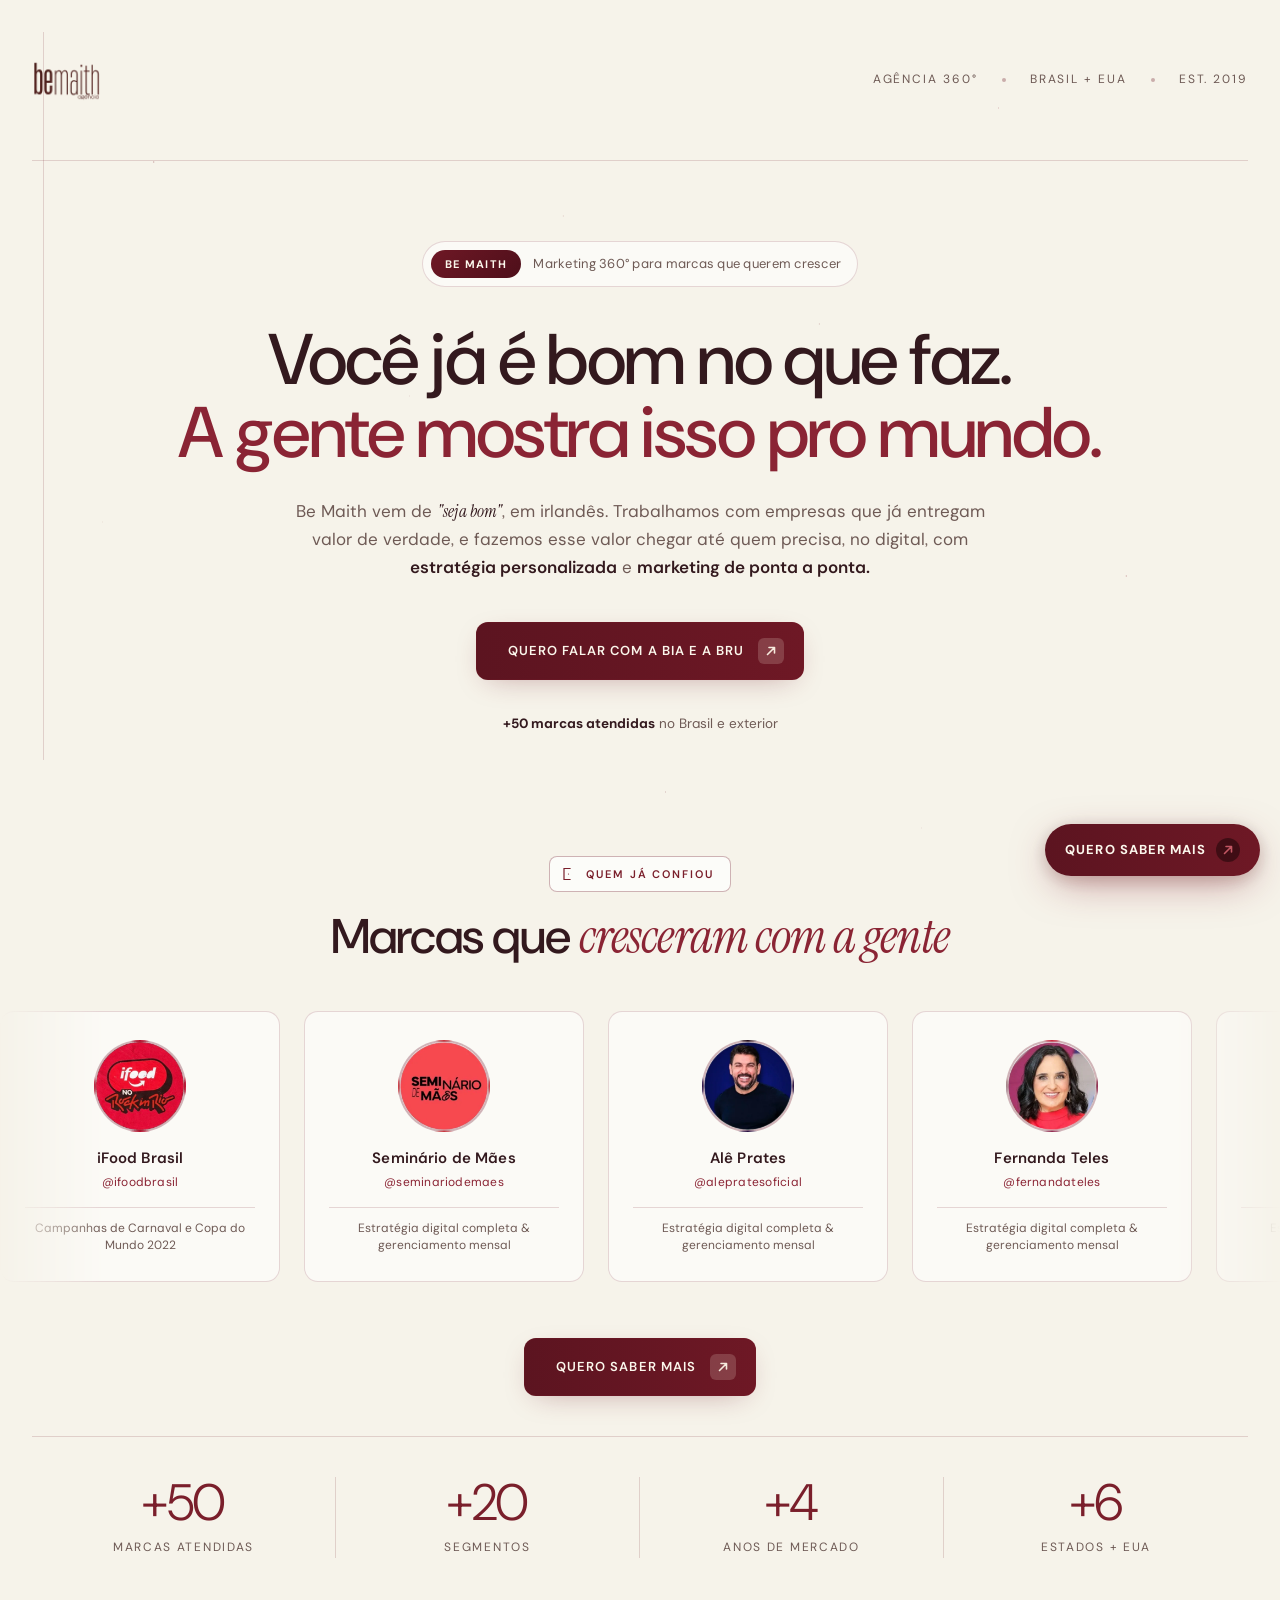
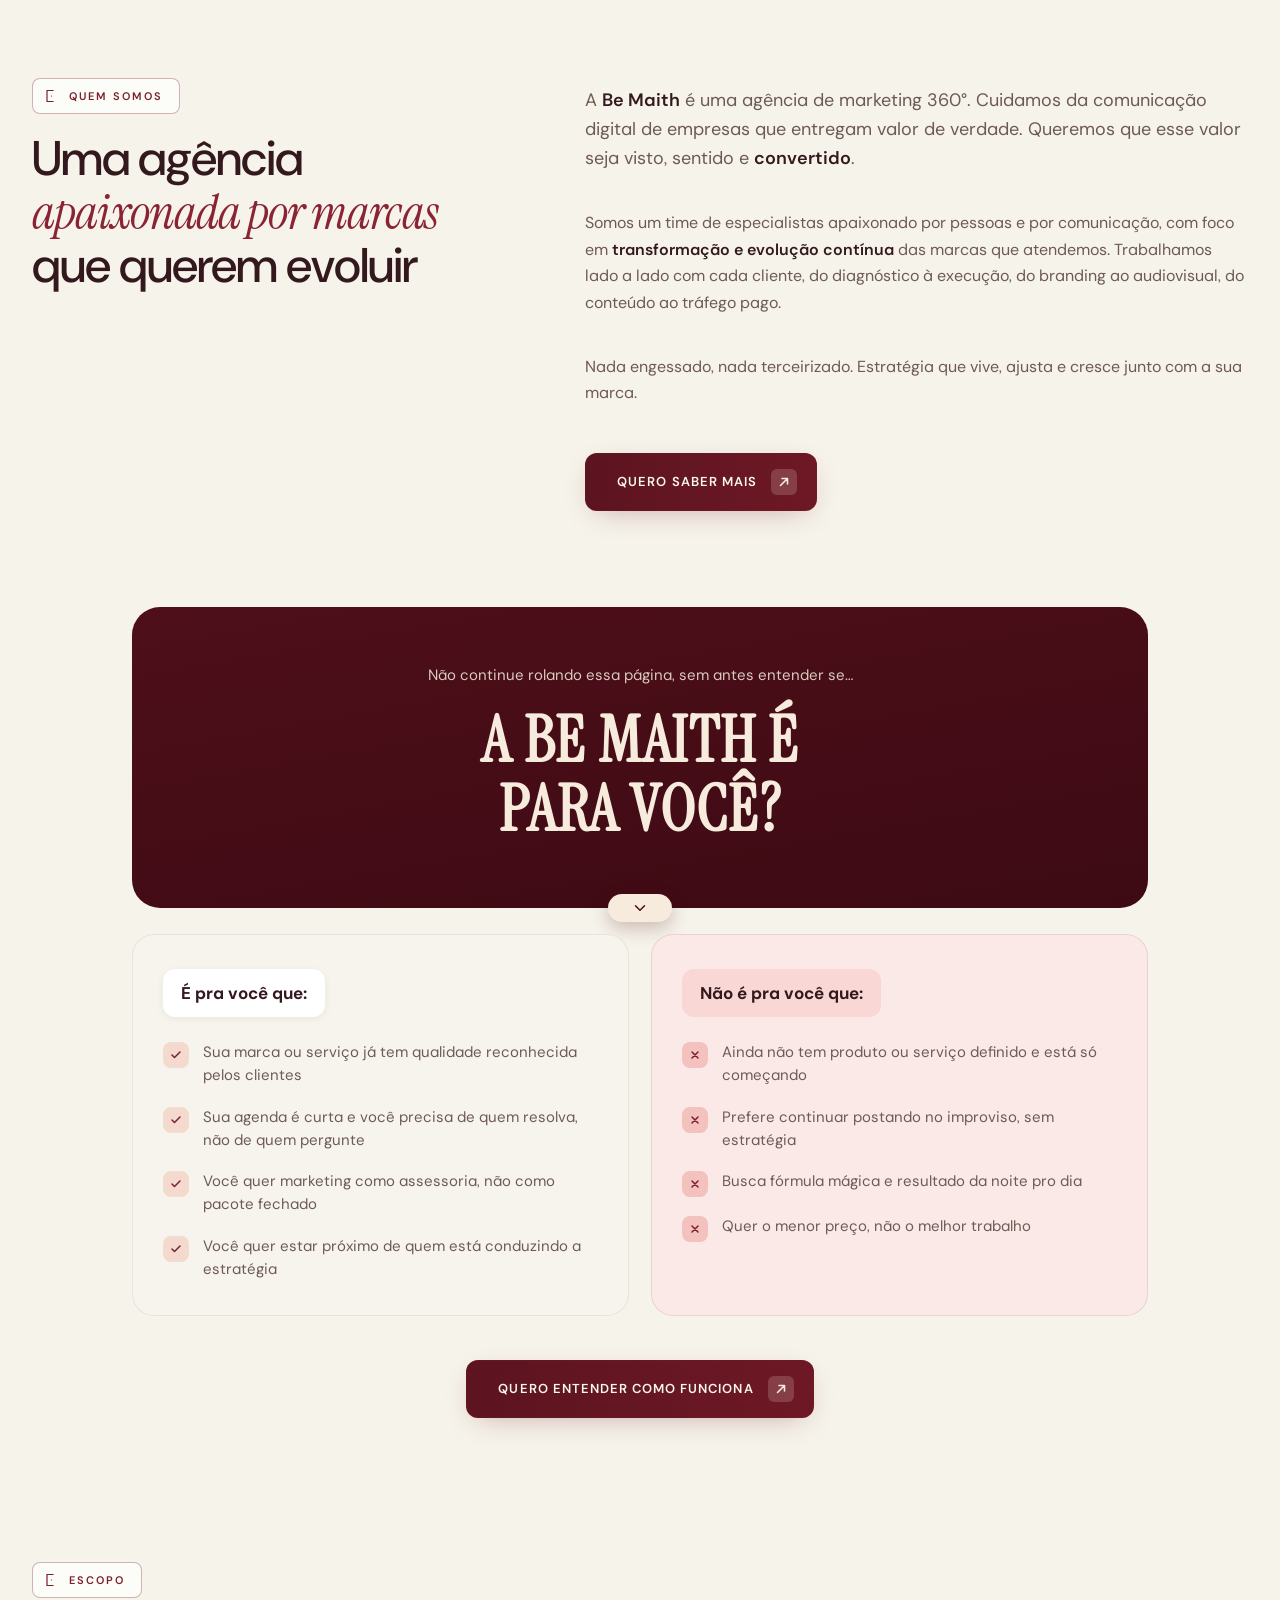
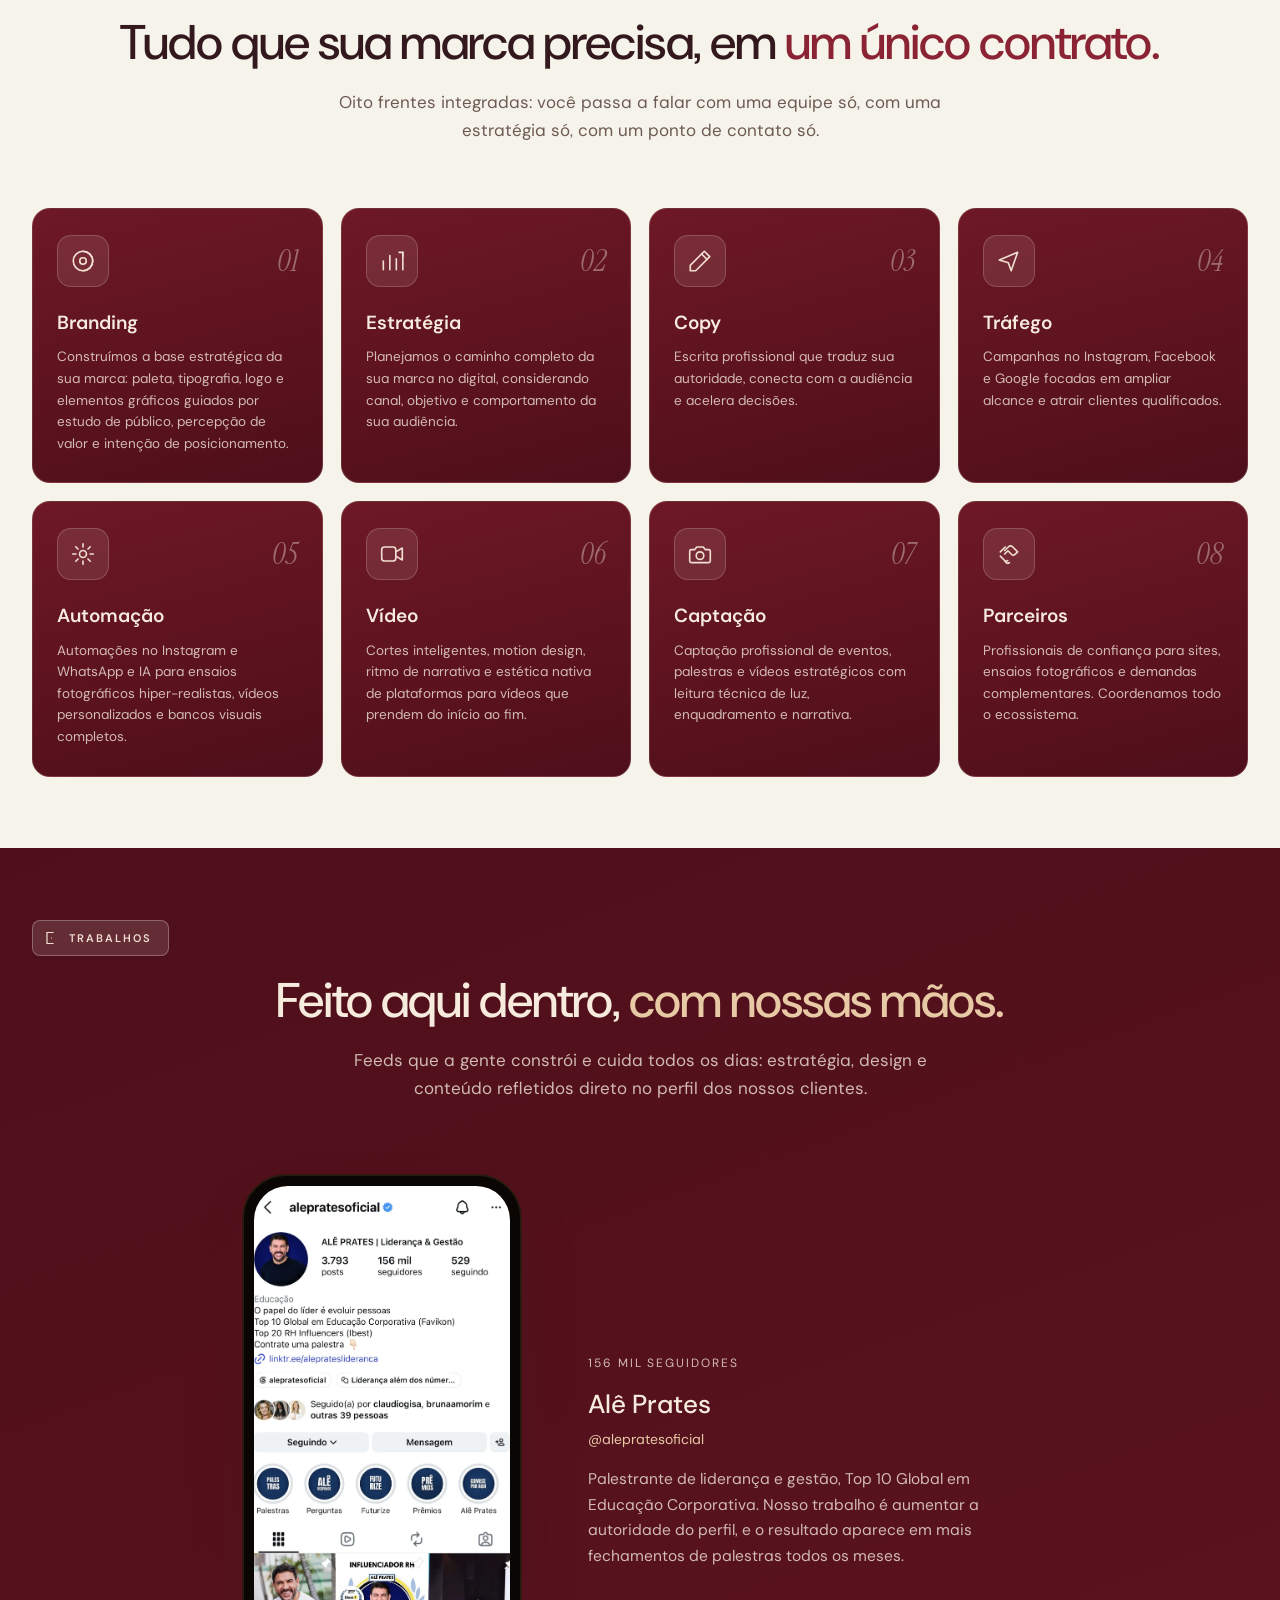
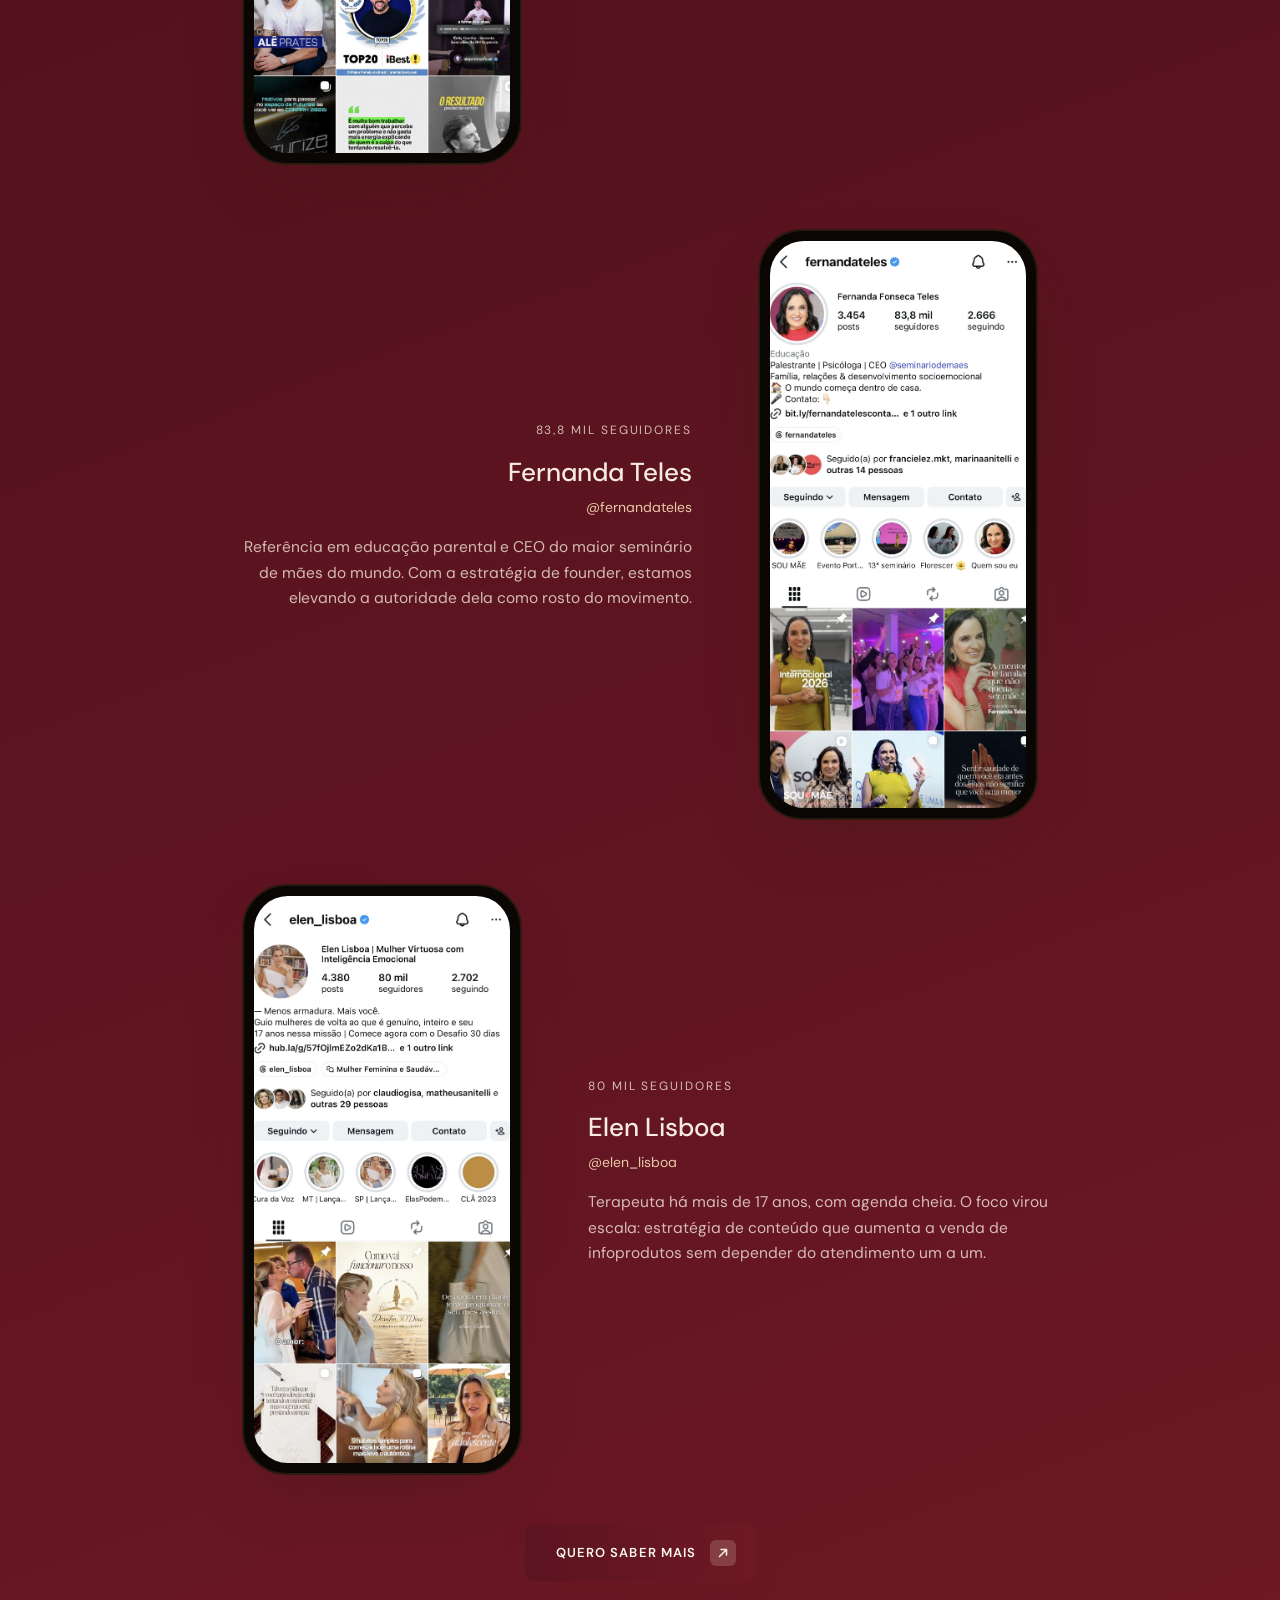
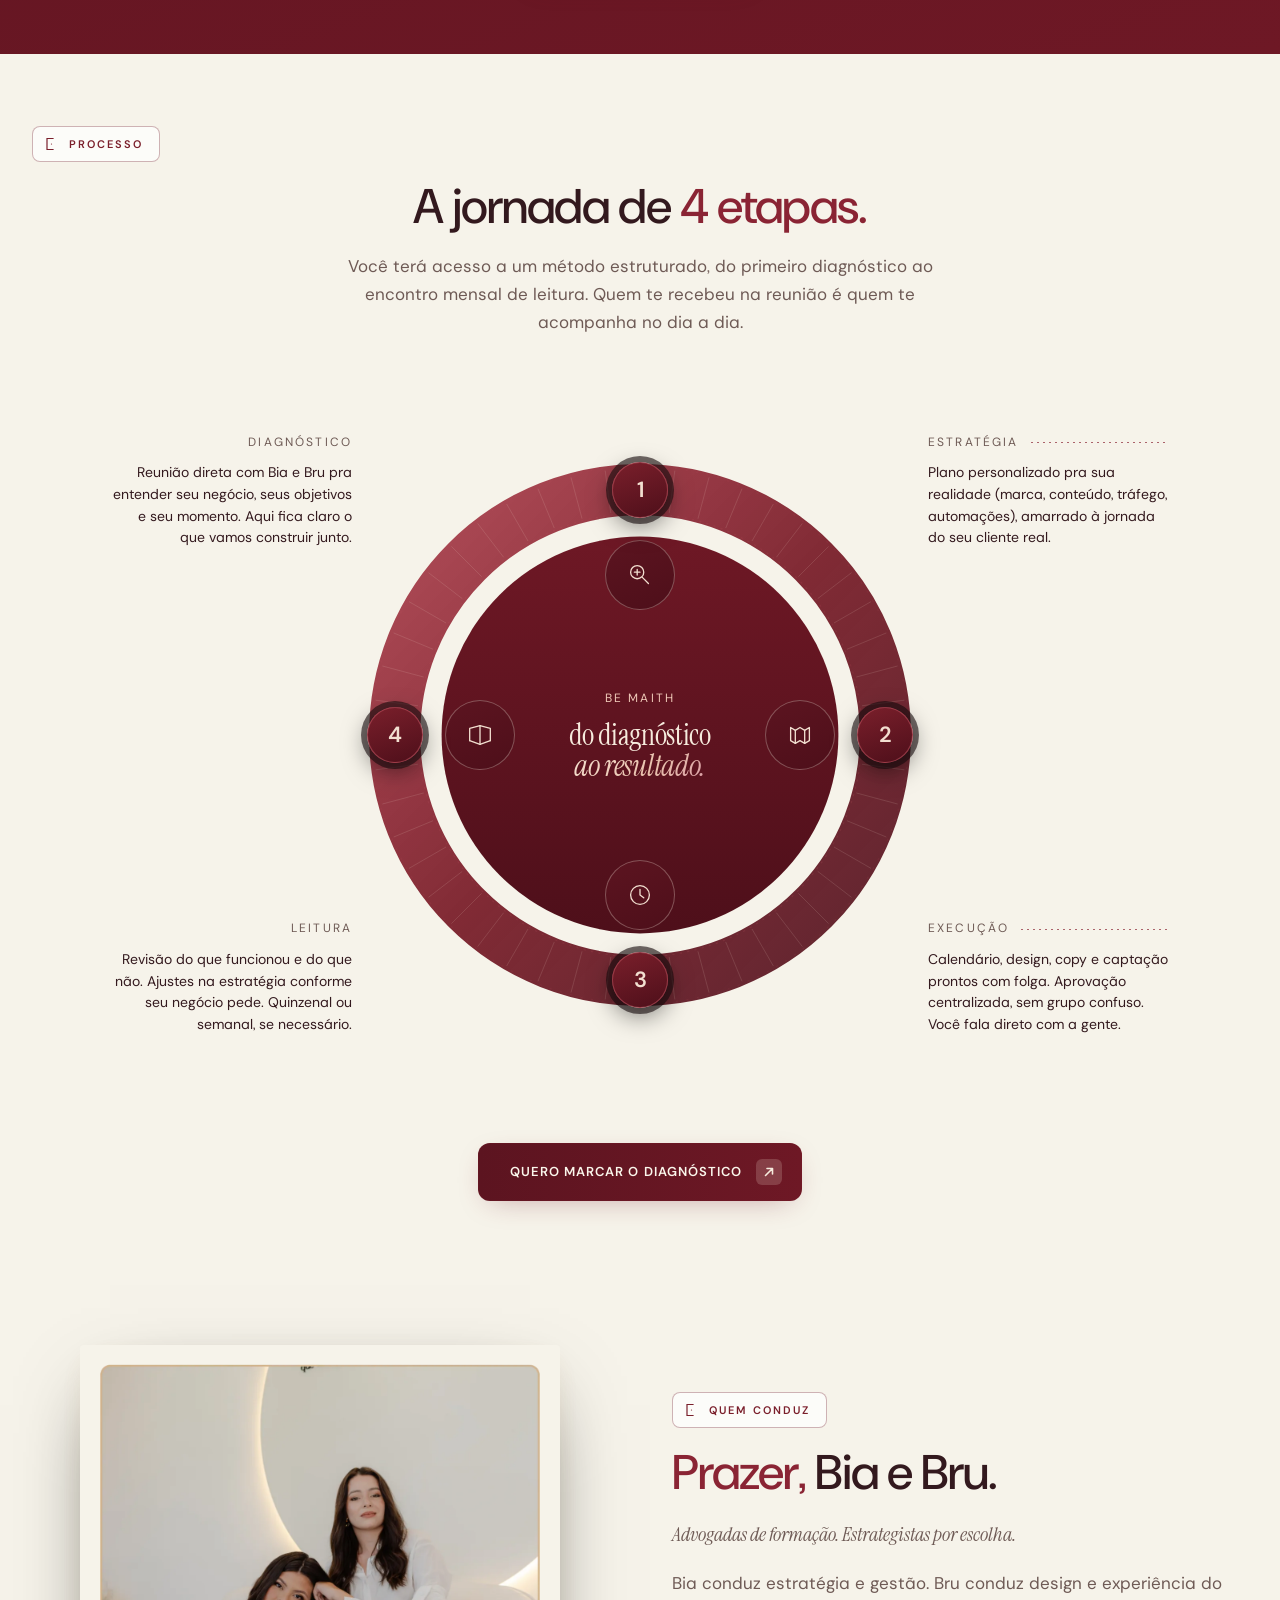
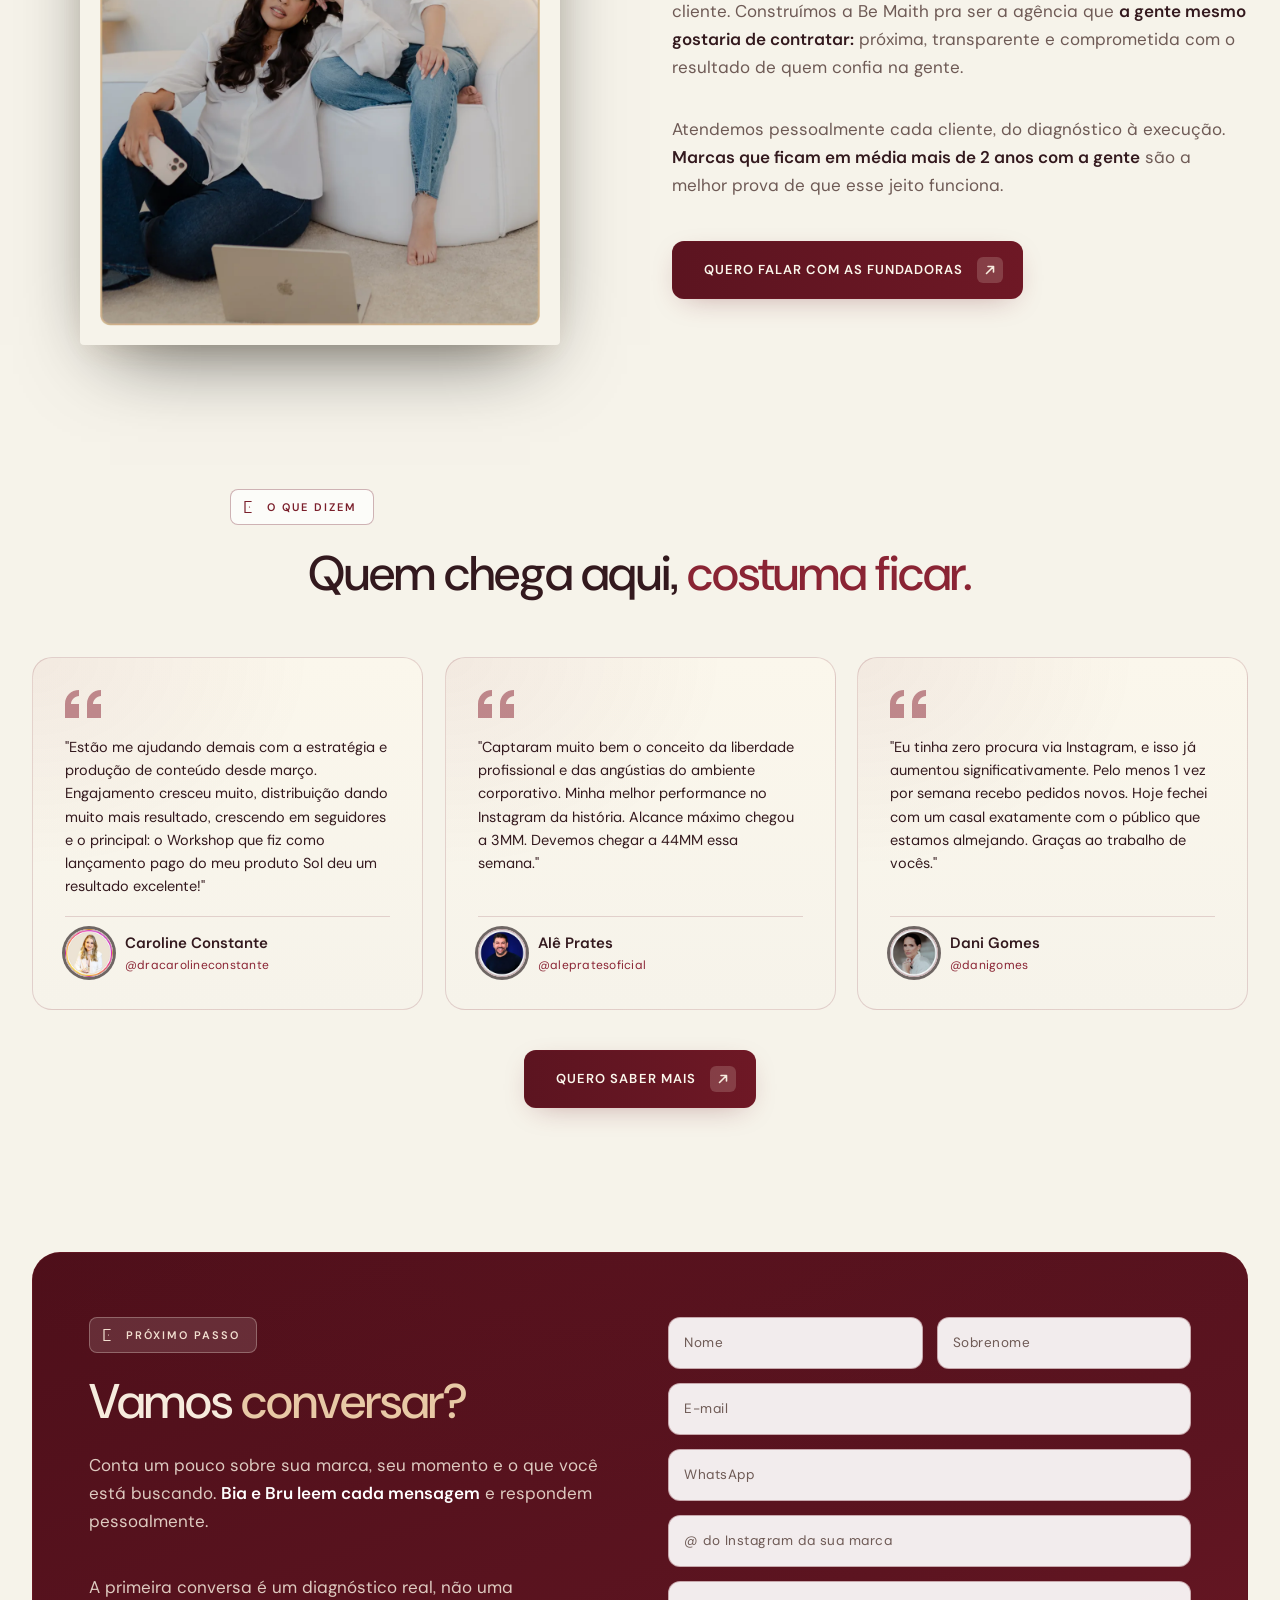
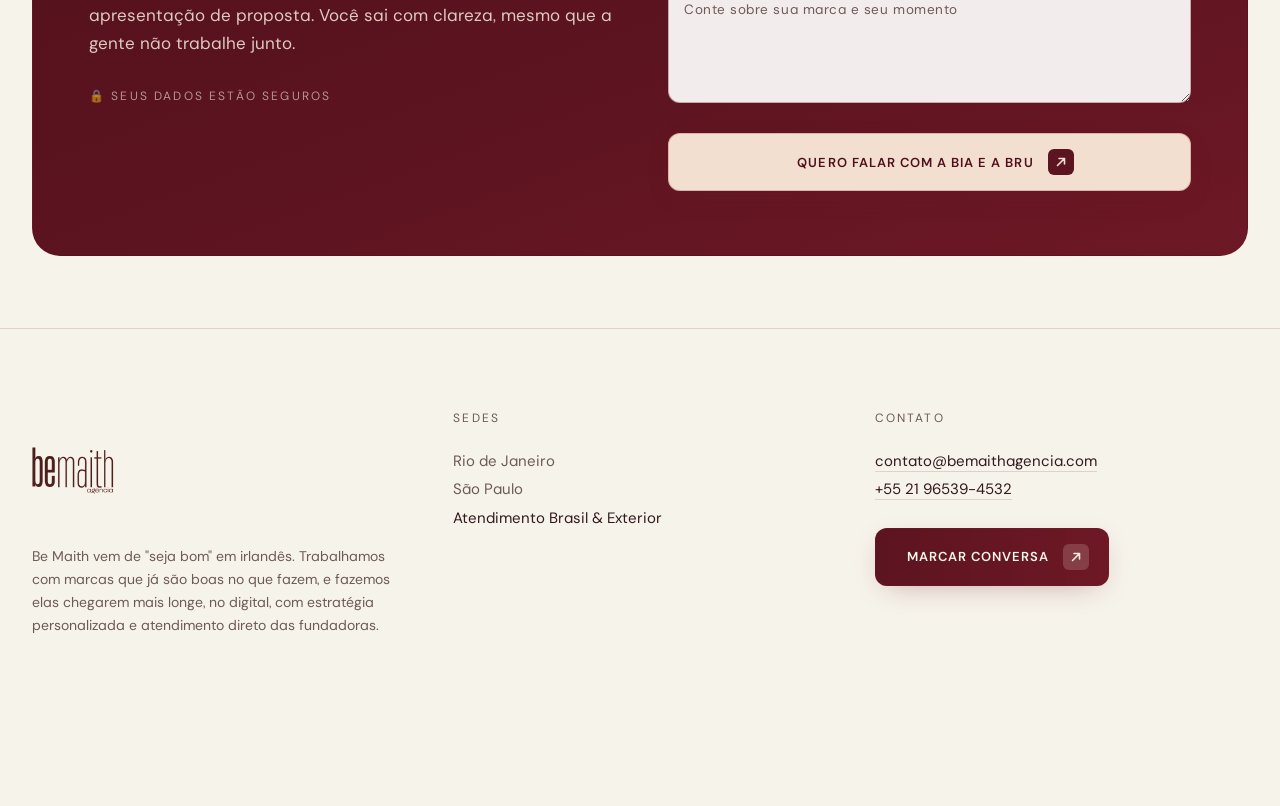
<file: index.html>
<!doctype html>
<html lang="pt-BR">
<head>
  <meta charset="utf-8" />
  <meta name="viewport" content="width=device-width, initial-scale=1" />
  <title>Be Maith — Agência 360°</title>
  <link rel="preconnect" href="https://fonts.googleapis.com" />
  <link rel="preconnect" href="https://fonts.gstatic.com" crossorigin />
  <link href="https://fonts.googleapis.com/css2?family=Geist:wght@400;500;600;700&family=Geist+Mono:wght@400;500&family=Fraunces:ital,wght@0,400;0,500;1,300;1,400;1,500&family=Manrope:wght@400;500;600;700&family=DM+Sans:opsz,wght@9..40,400;9..40,500;9..40,600;9..40,700&family=Plus+Jakarta+Sans:wght@400;500;600;700&family=Outfit:wght@400;500;600;700&family=Sora:wght@400;500;600;700&display=swap" rel="stylesheet" />
  <link href="https://fonts.googleapis.com/css2?family=Instrument+Serif:ital@0;1&family=Playfair+Display:ital,wght@0,400;0,500;0,600;0,700;1,400;1,500;1,600&display=swap" rel="stylesheet" />
  <link rel="stylesheet" href="styles.css?v=20260817e" />
</head>
<body>
  <template id="__bundler_thumbnail" data-bg-color="#0A0705">
    <svg viewBox="0 0 1200 800" xmlns="http://www.w3.org/2000/svg">
      <defs>
        <linearGradient id="g" x1="0" y1="0" x2="1" y2="0">
          <stop offset="0%" stop-color="#B8864F"/>
          <stop offset="55%" stop-color="#E8C998"/>
          <stop offset="100%" stop-color="#F4E4BC"/>
        </linearGradient>
      </defs>
      <g transform="translate(600 400)" stroke="url(#g)" stroke-width="6" fill="none" stroke-linecap="square">
        <path d="M-90 -140 L-90 140 M-90 -140 L70 -140 M-90 140 L70 140"/>
        <circle cx="40" cy="0" r="6" fill="url(#g)" stroke="none"/>
      </g>
      <text x="600" y="640" text-anchor="middle" font-family="Georgia, serif" font-style="italic" font-size="38" fill="#C9A572">Be Maith</text>
    </svg>
  </template>
  <div id="root"></div>

  <script src="react.production.min.js"></script>
  <script src="react-dom.production.min.js"></script>
  <script src="components.js"></script>
  <script src="bm-sections-v2.js"></script>

  <script src="app.js"></script>
</body>
</html>
</file>
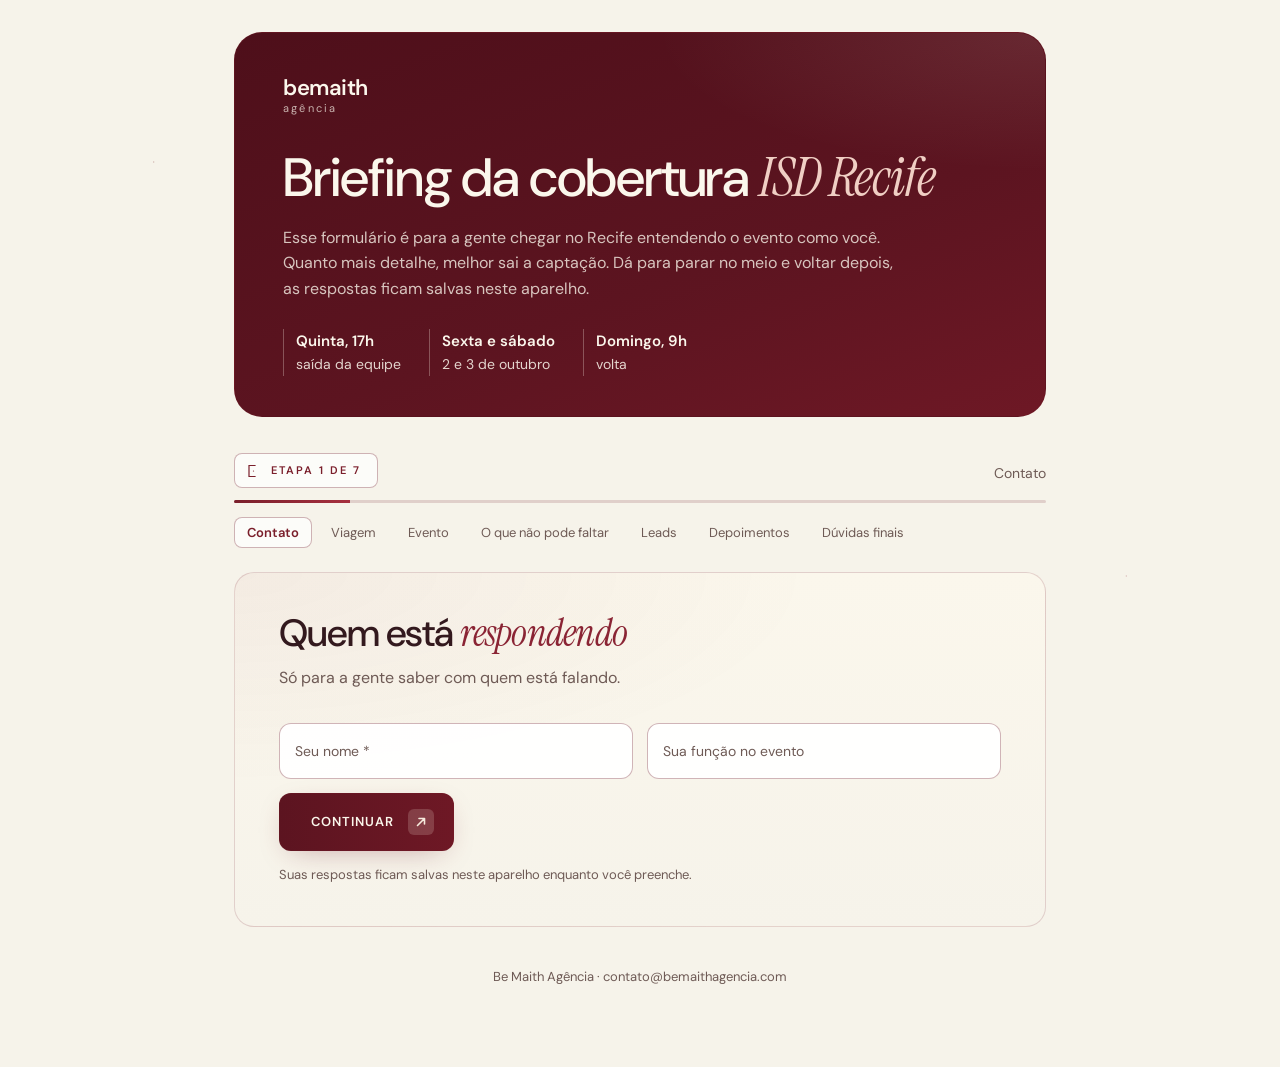
<file: briefing-isd-recife.html>
<!doctype html>
<html lang="pt-BR">
<head>
<meta charset="utf-8" />
<meta name="viewport" content="width=device-width, initial-scale=1, viewport-fit=cover" />
<title>Briefing da cobertura ISD Recife | Be Maith</title>
<link rel="preconnect" href="https://fonts.googleapis.com" />
<link rel="preconnect" href="https://fonts.gstatic.com" crossorigin />
<link href="https://fonts.googleapis.com/css2?family=DM+Sans:opsz,wght@9..40,400;9..40,500;9..40,600;9..40,700&family=Instrument+Serif:ital@0;1&display=swap" rel="stylesheet" />
<style>
:root {
  --bg: #F6F3EA;
  --bg-2: #EFE9D9;
  --card-from: #FBF7EC;
  --bordo-1: #7A1F2B;
  --bordo-2: #A6303F;
  --bordo-sec: #8A2434;
  --bordo-dark: #5C1420;
  --line: rgba(110, 24, 37, 0.16);
  --line-strong: rgba(110, 24, 37, 0.32);
  --text: #33191E;
  --text-dim: #6E5A55;
  --font-sans: "DM Sans", -apple-system, BlinkMacSystemFont, "Segoe UI", system-ui, sans-serif;
  --font-serif: "Instrument Serif", Georgia, "Times New Roman", serif;
  box-sizing: border-box;
  padding-top: env(safe-area-inset-top, 0px);
  padding-bottom: env(safe-area-inset-bottom, 0px);
}
*, *::before, *::after { box-sizing: border-box; }
html, body {
  margin: 0;
  background: var(--bg);
  color: var(--text);
  font-family: var(--font-sans);
  font-size: 17px;
  line-height: 1.6;
  -webkit-font-smoothing: antialiased;
}
body::after {
  content: "";
  position: fixed; inset: 0; pointer-events: none; z-index: 0;
  background-image:
    radial-gradient(2px 2px at 12% 18%, rgba(122, 31, 43, 0.5), transparent 60%),
    radial-gradient(1.5px 1.5px at 78% 12%, rgba(138, 36, 52, 0.45), transparent 60%),
    radial-gradient(1px 1px at 32% 44%, rgba(122, 31, 43, 0.55), transparent 60%),
    radial-gradient(1.5px 1.5px at 64% 36%, rgba(110, 24, 37, 0.5), transparent 60%),
    radial-gradient(2px 2px at 88% 64%, rgba(138, 36, 52, 0.45), transparent 60%),
    radial-gradient(1px 1px at 24% 78%, rgba(122, 31, 43, 0.4), transparent 60%),
    radial-gradient(1.5px 1.5px at 52% 88%, rgba(110, 24, 37, 0.45), transparent 60%);
  animation: lights-drift 18s ease-in-out infinite alternate;
  opacity: 0.6;
}
@keyframes lights-drift {
  0% { transform: translate3d(0,0,0) scale(1); opacity: 0.5; }
  100% { transform: translate3d(-18px,-22px,0) scale(1.04); opacity: 0.65; }
}
@media (prefers-reduced-motion: reduce) { body::after { animation: none; } }
::selection { background: rgba(110, 24, 37, 0.3); }
button { font-family: inherit; cursor: pointer; border: none; background: none; color: inherit; }

.page { position: relative; z-index: 1; max-width: 860px; margin: 0 auto; padding: 32px 24px 80px; }

/* Painel bordô do topo, o mesmo do bloco de formulário do site */
.hero {
  background: linear-gradient(160deg, #4E0F1A 0%, #5C1420 60%, #6E1825 100%);
  border: 1px solid var(--line-strong);
  border-radius: 28px;
  padding: 44px 48px 40px;
  color: #FBF7EC;
  position: relative;
  overflow: hidden;
}
.hero::before {
  content: ""; position: absolute; inset: 0; pointer-events: none;
  background: radial-gradient(80% 60% at 100% 0%, rgba(246, 235, 221, 0.10) 0%, transparent 60%);
}
.wordmark { position: relative; display: inline-block; line-height: 1; margin-bottom: 36px; }
.wordmark b { display: block; font-weight: 600; font-size: 22px; letter-spacing: -0.02em; }
.wordmark span { display: block; font-size: 11px; letter-spacing: 0.2em; opacity: 0.7; margin-top: 4px; }
.hero h1 {
  position: relative;
  font-weight: 500;
  font-size: clamp(34px, 6vw, 54px);
  line-height: 1.05;
  letter-spacing: -0.022em;
  margin: 0 0 18px;
  text-wrap: balance;
}
.hero h1 em { font-family: var(--font-serif); font-style: italic; font-weight: 400; color: #F0CFC4; }
.hero p { position: relative; margin: 0; max-width: 56ch; color: rgba(251, 247, 236, 0.78); font-size: 16px; }
.trip {
  position: relative;
  margin-top: 28px;
  display: grid;
  grid-template-columns: repeat(3, auto);
  justify-content: start;
  gap: 10px 28px;
  font-size: 14px;
  color: rgba(251, 247, 236, 0.85);
}
.trip div { border-left: 1px solid rgba(246, 235, 221, 0.3); padding-left: 12px; }
.trip strong { display: block; color: #FBF7EC; font-weight: 600; font-size: 15px; }

/* Tag-label "porta aberta" do site */
.tag-label {
  display: inline-flex; align-items: center; gap: 10px;
  padding: 8px 16px 8px 12px;
  border: 1px solid var(--line-strong);
  border-radius: 8px;
  background: rgba(255, 255, 255, 0.7);
  font-size: 11px; letter-spacing: 0.18em; text-transform: uppercase;
  color: var(--bordo-1); font-weight: 600; white-space: nowrap;
}

/* Etapas */
.steps { margin: 36px 0 8px; }
.steps-meta { display: flex; justify-content: space-between; align-items: baseline; gap: 16px; margin-bottom: 12px; }
.steps-meta .count { font-size: 14px; color: var(--text-dim); }
.bar { height: 3px; background: var(--line); border-radius: 3px; overflow: hidden; }
.bar i { display: block; height: 100%; width: 0; background: linear-gradient(90deg, var(--bordo-1), var(--bordo-2)); transition: width 0.4s cubic-bezier(.4,0,.2,1); }
.step-list { display: flex; gap: 6px; margin-top: 14px; overflow-x: auto; padding-bottom: 4px; scrollbar-width: none; }
.step-list::-webkit-scrollbar { display: none; }
.step-list button {
  flex: 0 0 auto;
  font-size: 13px; padding: 6px 12px; border-radius: 8px;
  color: var(--text-dim); border: 1px solid transparent;
}
.step-list button[aria-current="step"] { color: var(--bordo-1); border-color: var(--line-strong); background: rgba(255,255,255,0.7); font-weight: 600; }
.step-list button.done { color: var(--text); }
.step-list button:focus-visible { outline: 2px solid var(--bordo-sec); outline-offset: 2px; }

/* Bloco da etapa */
.panel {
  margin-top: 20px;
  border-radius: 20px;
  border: 1px solid var(--line);
  background:
    radial-gradient(120% 100% at 0% 0%, rgba(110, 24, 37, 0.05) 0%, transparent 60%),
    linear-gradient(180deg, var(--card-from) 0%, var(--bg) 100%);
  padding: 40px 44px;
}
.panel h2 { font-weight: 500; font-size: clamp(28px, 4vw, 38px); line-height: 1.1; letter-spacing: -0.02em; margin: 0 0 10px; }
.panel h2 em { font-family: var(--font-serif); font-style: italic; font-weight: 400; color: var(--bordo-sec); }
.panel .lead { color: var(--text-dim); margin: 0 0 32px; max-width: 60ch; font-size: 16px; }

.q { margin-bottom: 30px; }
.q[hidden] { display: none; }
.q > .label { display: block; font-weight: 600; font-size: 16px; line-height: 1.4; margin-bottom: 4px; }
.q > .hint { display: block; font-size: 14px; color: var(--text-dim); margin-bottom: 12px; }
.q > .label + .field, .q > .label + .options { margin-top: 10px; }

.field {
  width: 100%;
  background: rgba(255, 255, 255, 0.92);
  border: 1px solid var(--line-strong);
  border-radius: 12px;
  color: var(--text);
  font: inherit; font-size: 15px;
  padding: 14px 16px;
  outline: none;
  transition: border-color 0.2s, box-shadow 0.2s;
}
textarea.field { min-height: 110px; resize: vertical; line-height: 1.55; }
.field:focus { border-color: var(--bordo-sec); box-shadow: 0 0 0 4px rgba(110, 24, 37, 0.08); }
.field::placeholder { color: #A6958F; }

/* Campo com rótulo flutuante (BMInput do site) */
.float { position: relative; display: block; }
.float span {
  position: absolute; left: 16px; top: 50%; transform: translateY(-50%);
  font-size: 14px; color: var(--text-dim); pointer-events: none;
  transition: all 0.2s ease;
}
.float .field { padding: 22px 16px 8px; }
.float .field:focus + span, .float .field:not(:placeholder-shown) + span {
  top: 8px; transform: none; font-size: 10px; letter-spacing: 0.16em; text-transform: uppercase; color: var(--bordo-sec);
}
.grid-2 { display: grid; grid-template-columns: 1fr 1fr; gap: 14px; margin-bottom: 14px; }
.grid-2 + .q { margin-top: 16px; }

/* Opções */
.options { display: flex; flex-wrap: wrap; gap: 8px; }
.opt { position: relative; }
.opt input { position: absolute; opacity: 0; inset: 0; margin: 0; cursor: pointer; }
.opt span {
  display: inline-flex; align-items: center; gap: 8px;
  padding: 10px 14px;
  border: 1px solid var(--line-strong);
  border-radius: 10px;
  background: rgba(255, 255, 255, 0.7);
  font-size: 14.5px; line-height: 1.3;
  transition: background 0.2s, border-color 0.2s, color 0.2s;
}
.opt span::before {
  content: ""; width: 14px; height: 14px; flex: 0 0 14px;
  border: 1.5px solid var(--line-strong); background: #fff;
}
.opt input[type="radio"] + span::before { border-radius: 50%; }
.opt input[type="checkbox"] + span::before { border-radius: 4px; }
.opt input:checked + span { background: var(--bordo-dark); border-color: var(--bordo-dark); color: #FBF7EC; }
.opt input:checked + span::before {
  border-color: #FBF7EC; background: #FBF7EC;
  box-shadow: inset 0 0 0 3px var(--bordo-dark);
}
.opt input:focus-visible + span { outline: 2px solid var(--bordo-sec); outline-offset: 2px; }
.opt:hover span { border-color: var(--bordo-sec); }
.other { margin-top: 10px; }

.error-msg { color: var(--bordo-2); font-size: 14px; margin-top: 8px; }
.q.invalid .field { border-color: var(--bordo-2); }

/* Botões do site */
.nav { display: flex; justify-content: space-between; align-items: center; gap: 12px; margin-top: 12px; flex-wrap: wrap; }
.btn-cta {
  display: inline-flex; align-items: center; gap: 14px;
  padding: 16px 20px 16px 32px;
  border-radius: 12px;
  background: linear-gradient(90deg, #5C1420 0%, #6E1825 100%);
  color: #FBF7EC;
  font-weight: 600; font-size: 13px; letter-spacing: 0.08em; text-transform: uppercase;
  box-shadow: 0 0 0 1px rgba(122, 31, 43, 0.22) inset, 0 8px 30px -12px rgba(110, 24, 37, 0.4);
  position: relative; overflow: hidden;
  transition: box-shadow 0.35s cubic-bezier(.4,0,.2,1), transform 0.3s cubic-bezier(.4,0,.2,1), filter 0.3s ease;
}
.btn-cta::before {
  content: ""; position: absolute; inset: 0; pointer-events: none;
  background: linear-gradient(120deg, transparent 30%, rgba(255,255,255,0.45) 50%, transparent 70%);
  transform: translateX(-120%); transition: transform 0.7s ease;
}
.btn-cta:hover::before { transform: translateX(120%); }
.btn-cta:hover { transform: translateY(-2px); filter: brightness(1.05); box-shadow: 0 0 0 1px rgba(122,31,43,0.45) inset, 0 16px 60px -8px rgba(138,36,52,0.55), 0 0 0 6px rgba(110,24,37,0.08); }
.btn-cta > * { position: relative; z-index: 1; }
.btn-cta .arrow-box { width: 26px; height: 26px; display: grid; place-items: center; border-radius: 6px; background: rgba(246,235,221,0.18); color: #F6EBDD; }
.btn-cta[disabled] { opacity: 0.6; pointer-events: none; }
.btn-ghost {
  display: inline-flex; align-items: center; gap: 12px;
  padding: 14px 24px; border-radius: 12px;
  border: 1px solid var(--line-strong);
  color: var(--text); font-size: 13px; letter-spacing: 0.08em; text-transform: uppercase; font-weight: 500;
  background: rgba(255,255,255,0.55);
  transition: all 0.25s;
}
.btn-ghost:hover { border-color: var(--bordo-sec); background: rgba(255,255,255,0.8); }
.btn-ghost[hidden] { display: none; }
.btn-cta:focus-visible, .btn-ghost:focus-visible { outline: 2px solid var(--bordo-sec); outline-offset: 3px; }
.saved { font-size: 13px; color: var(--text-dim); margin-top: 14px; }

/* Tela final */
.done { text-align: center; padding: 56px 32px; }
.done .check { width: 56px; height: 56px; border-radius: 50%; background: var(--bordo-sec); color: #FBF7EC; display: grid; place-items: center; margin: 0 auto 18px; }
.done .title { font-family: var(--font-serif); font-style: italic; font-size: 32px; color: var(--bordo-sec); margin-bottom: 10px; line-height: 1.2; }
.done p { color: var(--text-dim); max-width: 46ch; margin: 0 auto; }

footer { text-align: center; font-size: 13px; color: var(--text-dim); margin-top: 40px; }

@media (max-width: 700px) {
  .page { padding: 16px 14px 64px; }
  .hero { padding: 30px 24px 28px; border-radius: 22px; }
  .wordmark { margin-bottom: 26px; }
  .trip { grid-template-columns: 1fr; gap: 10px; }
  .panel { padding: 28px 20px; }
  .grid-2 { grid-template-columns: 1fr; }
  .nav { flex-direction: column-reverse; align-items: stretch; }
  .btn-cta { justify-content: center; padding: 16px 22px; }
  .btn-ghost { justify-content: center; }
}
</style>
</head>
<body>
<div class="page">

  <header class="hero">
    <div class="wordmark" aria-label="bemaith agência"><b>bemaith</b><span>agência</span></div>
    <h1>Briefing da cobertura <em>ISD Recife</em></h1>
    <p>Esse formulário é para a gente chegar no Recife entendendo o evento como você. Quanto mais detalhe, melhor sai a captação. Dá para parar no meio e voltar depois, as respostas ficam salvas neste aparelho.</p>
    <div class="trip">
      <div><strong>Quinta, 17h</strong>saída da equipe</div>
      <div><strong>Sexta e sábado</strong>2 e 3 de outubro</div>
      <div><strong>Domingo, 9h</strong>volta</div>
    </div>
  </header>

  <div class="steps">
    <div class="steps-meta">
      <span class="tag-label" id="stepTag">
        <svg width="14" height="14" viewBox="0 0 14 14" fill="none" aria-hidden="true"><path d="M2 1.5 L2 12.5 M2 1.5 L8 1.5 M2 12.5 L8 12.5" stroke="currentColor" stroke-width="1.2" stroke-linecap="square"/><circle cx="6.5" cy="7" r="0.6" fill="currentColor"/></svg>
        <span id="stepTagText"></span>
      </span>
      <span class="count" id="stepCount"></span>
    </div>
    <div class="bar"><i id="barFill"></i></div>
    <nav class="step-list" id="stepList" aria-label="Etapas do formulário"></nav>
  </div>

  <main id="app"></main>

  <footer>Be Maith Agência · contato@bemaithagencia.com</footer>
</div>

<script>
(function () {
  var ENDPOINT = "https://formspree.io/f/mkoynvzw";
  var STORE_KEY = "bemaith-briefing-isd-recife-v2";

  var STEPS = [
    {
      id: "contato", nav: "Contato",
      title: "Quem está <em>respondendo</em>",
      lead: "Só para a gente saber com quem está falando.",
      fields: [
        { id: "nome", label: "Seu nome", type: "float", required: true, half: true },
        { id: "funcao", label: "Sua função no evento", type: "float", half: true }
      ]
    },
    {
      id: "viagem", nav: "Viagem",
      title: "A <em>viagem</em>",
      lead: "A equipe vai no jato com vocês. A decolagem é na quinta às 17h e a volta no domingo às 9h.",
      fields: [
        { id: "ida_gravar", label: "Precisamos gravar conteúdo desde a viagem de ida para postar nos stories e no feed?", type: "radio",
          options: ["Sim, desde a ida", "Não, só a partir da chegada ao evento"] },
        { id: "ida_quinta", label: "Se sim, que tipo de conteúdo vocês acham interessante postar na quinta, um dia antes do evento?", hint: "Como a decolagem é às 17h, não vamos gravar o dia todo. Exemplos: avisar que estão a caminho, preparação, embarque.", type: "textarea" },
        { id: "ida_voo", label: "Se sim, o que vocês querem mostrar durante o voo de ida?", type: "textarea" },
        { id: "ida_acesso", label: "Se sim, já vamos ter acesso ao Instagram do Wendell na quinta para postar?", type: "radio",
          options: ["Sim", "Não", "Vamos combinar"] },
        { id: "volta_gravar", label: "E na volta, querem algum conteúdo durante o voo, pós-evento?", type: "radio",
          options: ["Sim", "Não"] },
        { id: "volta_voo", label: "Se sim, o que vocês querem mostrar na volta?", type: "textarea" }
      ]
    },
    {
      id: "evento", nav: "Evento",
      title: "O <em>evento</em>",
      lead: "Horários, palestrantes e o que pode ou não ser gravado.",
      fields: [
        { id: "horario_sexta", label: "Sexta: de que horas até que horas a equipe precisa estar no local?", hint: "Não é o horário de início do evento, e sim o horário em que a equipe precisa chegar.", type: "text" },
        { id: "horario_sabado", label: "Sábado: de que horas até que horas a equipe precisa estar no local?", type: "text" },
        { id: "cronograma", label: "Se vocês tiverem o cronograma, mandem para a gente", hint: "Cole o link ou escreva os horários.", type: "textarea" },
        { id: "palestrantes", label: "Quem vai palestrar, em que ordem e com quais temas?", hint: "Incluindo Wendell e Karina. Com isso a gente já deixa o conteúdo de cada palestrante preparado.", type: "textarea" },
        { id: "bastidores", label: "A gente costuma gravar nos bastidores, antes dos palestrantes subirem ao palco, contando o que vão apresentar. Vamos ter acesso a essa área?", type: "radio",
          options: ["Sim", "Só em horários combinados", "Não"] },
        { id: "proibido", label: "Tem algo que é proibido gravar ou postar?", hint: "Um momento específico, uma dinâmica, um assunto que não pode ir para as redes sociais. Aqui é o lugar de avisar.", type: "textarea" }
      ]
    },
    {
      id: "conteudo", nav: "O que não pode faltar",
      title: "O que não pode <em>faltar</em>",
      lead: "A gente vai trazer a nossa visão e a nossa criatividade, mas queremos saber o que para vocês é indispensável. Escrevam sem economizar palavras.",
      fields: [
        { id: "stories_indispensavel", label: "O que não pode faltar nos stories?", hint: "Bastidores, depoimentos, algum momento específico do evento. Tudo o que vier à cabeça.", type: "textarea" },
        { id: "feed_indispensavel", label: "O que não pode faltar no feed?", type: "textarea" },
        { id: "tom", label: "Os stories podem ter momentos de descontração e humor, ou precisam ser mais sérios e profissionais?", type: "radio",
          options: ["Podem ter humor e descontração", "Um pouco de cada", "Mais sérios e profissionais"] },
        { id: "referencias", label: "Vocês têm referências de vídeos no Instagram que gostam muito?", hint: "Do próprio evento ou de outros. Cole os links, um por linha.", type: "textarea" },
        { id: "logo", label: "Link da pasta com o logotipo do evento", hint: "Drive ou onde estiver.", type: "text" },
        { id: "cores", label: "Tem cores prioritárias para usar nos stories do Wendell? Quais?", type: "text" },
        { id: "tipografia", label: "Tipografia dos stories", type: "radio", other: "Se tiver fonte específica, qual?",
          options: ["Tem uma fonte específica", "Fica a critério da Be Maith"] }
      ]
    },
    {
      id: "leads", nav: "Leads",
      title: "Leads para o <em>comercial</em>",
      lead: "A Karina comentou que a cobertura também precisa ter CTA e levar leads para o comercial.",
      fields: [
        { id: "objetivo", label: "Qual o objetivo principal com esses leads?", type: "radio", other: "Se for outro, qual?",
          options: ["Vender a próxima edição da ISD", "Vender outro evento", "Vender um produto ou mentoria"] },
        { id: "produto", label: "Contem para a gente sobre o produto que vai ser vendido", hint: "Se for mais de um, contem todos. Digam se ele fica disponível só por um tempo ou em um horário específico, se tem condição especial só durante o evento, se vai ter automação no ManyChat no feed e nos stories, e qual link a gente coloca nos stories (site, landing page, WhatsApp).", type: "textarea", tall: true }
      ]
    },
    {
      id: "depoimentos", nav: "Depoimentos",
      title: "<em>Depoimentos</em>",
      lead: "Depoimento é algo que a gente costuma captar bastante nas coberturas.",
      fields: [
        { id: "dep_minimo", label: "Tem uma quantidade mínima de depoimentos para gravar?", type: "radio", other: "Se tiver, quantos?",
          options: ["Não tem mínimo", "Sim"] },
        { id: "dep_quem", label: "Podemos gravar com qualquer participante ou tem pessoas específicas?", type: "radio",
          options: ["Qualquer participante", "Tem pessoas específicas"] },
        { id: "dep_nomes", label: "Se tiver pessoas específicas, quem são?", type: "textarea" },
        { id: "dep_extrair", label: "O que vocês querem extrair dos participantes?", hint: "Assim a gente monta perguntas que levam a essa resposta. Por exemplo: resultado de vendas, como chegaram e como estão saindo, o que mais marcou.", type: "textarea" }
      ]
    },
    {
      id: "final", nav: "Dúvidas finais",
      title: "Dúvidas <em>finais</em>",
      lead: "Últimos detalhes para a gente fechar o planejamento.",
      fields: [
        { id: "musica", label: "Tem alguma música ou tipo de música para usar no feed e nos stories?", type: "textarea" },
        { id: "bordao", label: "Tem algum bordão ou frase deste evento?", type: "textarea" },
        { id: "roupa", label: "A equipe de filmagem precisa usar alguma cor de roupa?", type: "text" },
        { id: "livre", label: "Algo mais que a gente precisa saber?", type: "textarea" }
      ]
    }
  ];

  var data = {};
  var current = 0;
  var sent = false;

  try {
    var saved = localStorage.getItem(STORE_KEY);
    if (saved) {
      var parsed = JSON.parse(saved);
      data = parsed.data || {};
      current = Math.min(parsed.step || 0, STEPS.length - 1);
      sent = !!parsed.sent;
    }
  } catch (e) {}

  function persist() {
    try { localStorage.setItem(STORE_KEY, JSON.stringify({ data: data, step: current, sent: sent })); } catch (e) {}
  }

  var app = document.getElementById("app");
  var stepList = document.getElementById("stepList");

  function el(tag, attrs, children) {
    var n = document.createElement(tag);
    if (attrs) for (var k in attrs) {
      if (k === "text") n.textContent = attrs[k];
      else if (k === "html") n.innerHTML = attrs[k];
      else n.setAttribute(k, attrs[k]);
    }
    (children || []).forEach(function (c) { if (c) n.appendChild(c); });
    return n;
  }

  function otherKey(f) { return f.id + "_outro"; }

  function renderField(f) {
    var wrap = el("div", { "class": "q", "data-id": f.id });
    if (f.showIf && !f.showIf(data)) wrap.hidden = true;

    if (f.type === "float") {
      var lab = el("label", { "class": "float" });
      var inp = el("input", { "class": "field", type: "text", placeholder: " ", id: "f_" + f.id, autocomplete: "off" });
      if (f.inputmode) inp.setAttribute("inputmode", f.inputmode);
      inp.value = data[f.id] || "";
      inp.addEventListener("input", function () { data[f.id] = inp.value; wrap.classList.remove("invalid"); persist(); });
      lab.appendChild(inp);
      lab.appendChild(el("span", { text: f.label + (f.required ? " *" : "") }));
      wrap.appendChild(lab);
      wrap.style.marginBottom = "0";
      return wrap;
    }

    var labelId = "l_" + f.id;
    wrap.appendChild(el("label", { "class": "label", id: labelId, "for": "f_" + f.id, text: f.label }));
    if (f.hint) wrap.appendChild(el("span", { "class": "hint", text: f.hint }));

    if (f.type === "text" || f.type === "textarea") {
      var field = f.type === "text"
        ? el("input", { "class": "field", type: "text", id: "f_" + f.id })
        : el("textarea", { "class": "field", id: "f_" + f.id, rows: f.tall ? "9" : "4" });
      field.value = data[f.id] || "";
      field.addEventListener("input", function () { data[f.id] = field.value; persist(); });
      wrap.appendChild(field);
      return wrap;
    }

    var group = el("div", { "class": "options", role: f.type === "radio" ? "radiogroup" : "group", "aria-labelledby": labelId });
    var opts = f.options.slice();
    var hasOther = !!f.other;
    if (hasOther && f.type === "check") opts.push("Outro");

    opts.forEach(function (o) {
      var id = "f_" + f.id + "_" + Math.random().toString(36).slice(2, 7);
      var input = el("input", { type: f.type === "radio" ? "radio" : "checkbox", name: f.id, value: o, id: id });
      if (f.type === "radio") input.checked = data[f.id] === o;
      else input.checked = Array.isArray(data[f.id]) && data[f.id].indexOf(o) > -1;
      input.addEventListener("change", function () {
        if (f.type === "radio") data[f.id] = o;
        else {
          var arr = Array.isArray(data[f.id]) ? data[f.id].slice() : [];
          if (input.checked) { if (arr.indexOf(o) < 0) arr.push(o); }
          else arr = arr.filter(function (x) { return x !== o; });
          data[f.id] = arr;
        }
        persist();
        syncConditional();
      });
      group.appendChild(el("label", { "class": "opt", "for": id }, [input, el("span", { text: o })]));
    });
    wrap.appendChild(group);

    if (hasOther) {
      var ph = typeof f.other === "string" ? f.other : "Escreva aqui";
      var ot = el("input", { "class": "field other", type: "text", placeholder: ph, "aria-label": f.label + ": " + ph });
      ot.value = data[otherKey(f)] || "";
      ot.addEventListener("input", function () { data[otherKey(f)] = ot.value; persist(); });
      wrap.appendChild(ot);
    }
    return wrap;
  }

  function syncConditional() {
    STEPS[current].fields.forEach(function (f) {
      if (!f.showIf) return;
      var node = app.querySelector('.q[data-id="' + f.id + '"]');
      if (node) node.hidden = !f.showIf(data);
    });
  }

  function renderNav() {
    stepList.innerHTML = "";
    STEPS.forEach(function (s, i) {
      var b = el("button", { type: "button", text: s.nav });
      if (i === current && !sent) b.setAttribute("aria-current", "step");
      if (i < current) b.className = "done";
      b.addEventListener("click", function () {
        if (sent) return;
        go(i);
      });
      stepList.appendChild(b);
    });
    document.getElementById("stepTagText").textContent = sent ? "Enviado" : "Etapa " + (current + 1) + " de " + STEPS.length;
    document.getElementById("stepCount").textContent = sent ? "" : STEPS[current].nav;
    document.getElementById("barFill").style.width = (sent ? 100 : ((current + 1) / STEPS.length) * 100) + "%";
    var active = stepList.querySelector('[aria-current="step"]');
    if (active && active.scrollIntoView) active.scrollIntoView({ block: "nearest", inline: "center" });
  }

  var ARROW = '<svg width="14" height="14" viewBox="0 0 14 14" fill="none" aria-hidden="true"><path d="M3.5 10.5 L10.5 3.5 M5 3.5 L10.5 3.5 L10.5 9" stroke="currentColor" stroke-width="1.6" stroke-linecap="round" stroke-linejoin="round"/></svg>';

  function render() {
    renderNav();
    app.innerHTML = "";
    if (sent) { renderDone(); return; }
    var s = STEPS[current];
    var panel = el("section", { "class": "panel", "aria-labelledby": "stepTitle" });
    panel.appendChild(el("h2", { id: "stepTitle", html: s.title }));
    if (s.lead) panel.appendChild(el("p", { "class": "lead", text: s.lead }));

    var halfBuf = [];
    function flushHalf() {
      if (!halfBuf.length) return;
      var g = el("div", { "class": "grid-2" });
      halfBuf.forEach(function (n) { g.appendChild(n); });
      panel.appendChild(g);
      halfBuf = [];
    }
    s.fields.forEach(function (f) {
      var node = renderField(f);
      if (f.half) halfBuf.push(node);
      else { flushHalf(); panel.appendChild(node); }
    });
    flushHalf();

    var isLast = current === STEPS.length - 1;
    var back = el("button", { type: "button", "class": "btn-ghost", text: "Voltar" });
    if (current === 0) back.hidden = true;
    back.addEventListener("click", function () { go(current - 1); });

    var next = el("button", { type: "button", "class": "btn-cta", html: "<span>" + (isLast ? "Enviar respostas" : "Continuar") + "</span><span class=\"arrow-box\">" + ARROW + "</span>" });
    next.addEventListener("click", function () {
      if (!isLast) { go(current + 1); return; }
      if (!validate()) return;
      submit(next);
    });

    var nav = el("div", { "class": "nav" }, [back, next]);
    panel.appendChild(nav);
    var status = el("div", { "class": "saved", id: "status", "aria-live": "polite", text: isLast ? "Revise o que quiser nas etapas anteriores antes de enviar." : "Suas respostas ficam salvas neste aparelho enquanto você preenche." });
    panel.appendChild(status);
    app.appendChild(panel);
  }

  function validate() {
    var missing = STEPS[0].fields.filter(function (f) { return f.required && !(data[f.id] || "").trim(); });
    if (!missing.length) return true;
    go(0);
    var firstBad = null;
    missing.forEach(function (f) {
      var node = app.querySelector('.q[data-id="' + f.id + '"]');
      if (node) { node.classList.add("invalid"); if (!firstBad) firstBad = node.querySelector("input"); }
    });
    var st = document.getElementById("status");
    if (st) { st.textContent = "Falta preencher seu nome para enviar."; st.className = "error-msg"; }
    if (firstBad) firstBad.focus();
    return false;
  }

  function go(i) {
    current = Math.max(0, Math.min(STEPS.length - 1, i));
    persist();
    render();
    var top = document.querySelector(".steps");
    if (top) window.scrollTo({ top: top.getBoundingClientRect().top + window.scrollY - 12, behavior: matchMedia("(prefers-reduced-motion: reduce)").matches ? "auto" : "smooth" });
  }

  function buildPayload() {
    var out = { _subject: "Briefing cobertura ISD Recife: " + (data.nome || "sem nome") };
    STEPS.forEach(function (s, si) {
      s.fields.forEach(function (f) {
        var v = data[f.id];
        if (Array.isArray(v)) v = v.join(", ");
        if (f.other && data[otherKey(f)]) v = (v ? v + " | " : "") + "Outro: " + data[otherKey(f)];
        out[(si + 1) + ". " + s.nav + " | " + f.label] = v && String(v).trim() ? v : "-";
      });
    });
    return out;
  }

  function submit(btn) {
    var st = document.getElementById("status");
    btn.setAttribute("disabled", "");
    btn.querySelector("span").textContent = "Enviando";
    fetch(ENDPOINT, {
      method: "POST",
      headers: { "Accept": "application/json", "Content-Type": "application/json" },
      body: JSON.stringify(buildPayload())
    }).then(function (res) {
      if (res.ok) {
        sent = true; persist(); render();
        window.scrollTo({ top: 0, behavior: "auto" });
        return;
      }
      return res.json().catch(function () { return {}; }).then(function (j) {
        var msg = (j.errors && j.errors[0] && j.errors[0].message) || "O envio não foi concluído.";
        fail(btn, st, msg + " Suas respostas continuam salvas, tente enviar de novo.");
      });
    }).catch(function () {
      fail(btn, st, "Sem conexão agora. Suas respostas continuam salvas, tente enviar de novo quando a internet voltar.");
    });
  }

  function fail(btn, st, msg) {
    btn.removeAttribute("disabled");
    btn.querySelector("span").textContent = "Enviar respostas";
    if (st) { st.textContent = msg; st.className = "error-msg"; }
  }

  function renderDone() {
    var first = (data.nome || "").trim().split(" ")[0];
    var box = el("section", { "class": "panel done" });
    box.innerHTML = '<div class="check"><svg width="28" height="28" viewBox="0 0 16 16" fill="none" aria-hidden="true"><path d="M3 8.5 L6.5 12 L13 4.5" stroke="currentColor" stroke-width="1.8" stroke-linecap="round" stroke-linejoin="round"/></svg></div>';
    box.appendChild(el("div", { "class": "title", text: "Recebemos" + (first ? ", " + first : "") + "!" }));
    box.appendChild(el("p", { text: "A Bia e a equipe vão ler tudo e voltar com o plano de captação para o Recife. Se lembrar de mais alguma coisa, é só mandar no WhatsApp." }));
    var again = el("button", { type: "button", "class": "btn-ghost", text: "Editar e reenviar", style: "margin-top:28px" });
    again.addEventListener("click", function () { sent = false; current = 0; persist(); render(); });
    box.appendChild(again);
    app.appendChild(box);
  }

  render();
})();
</script>
</body>
</html>
</file>
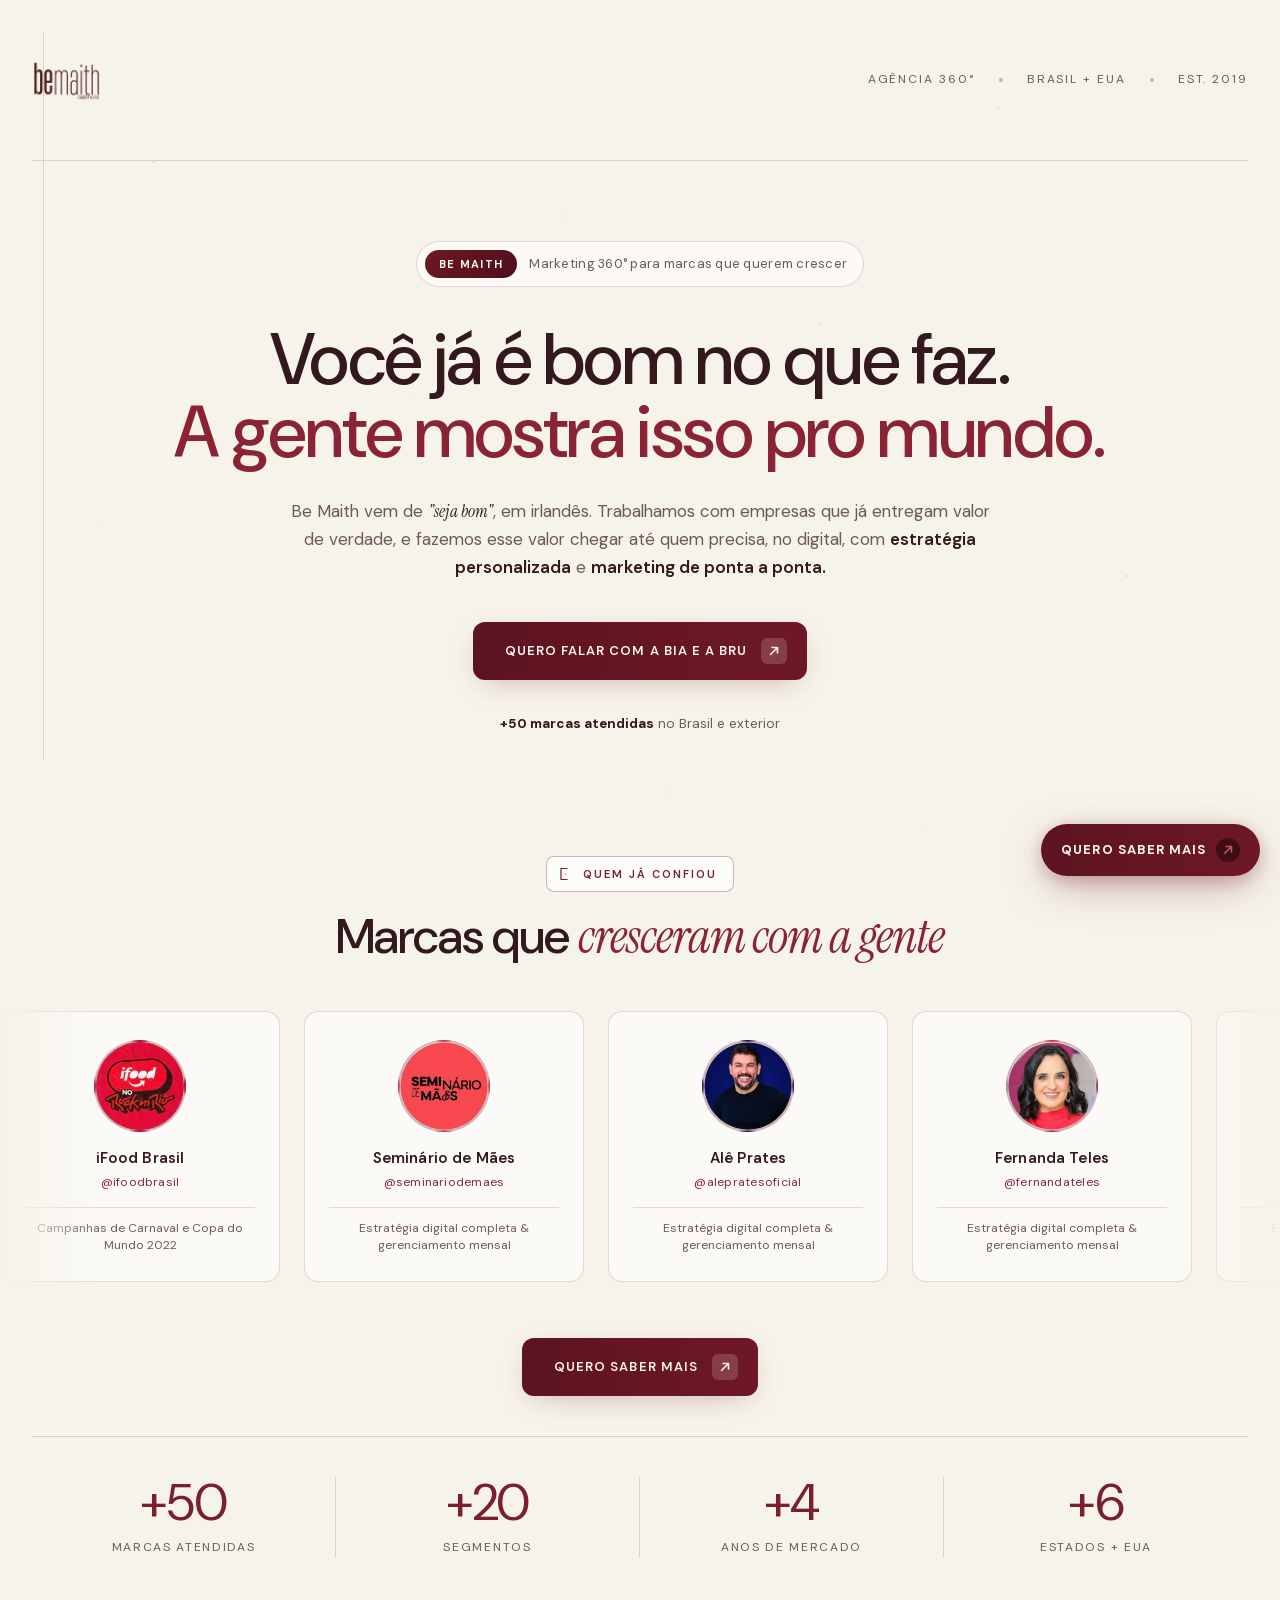
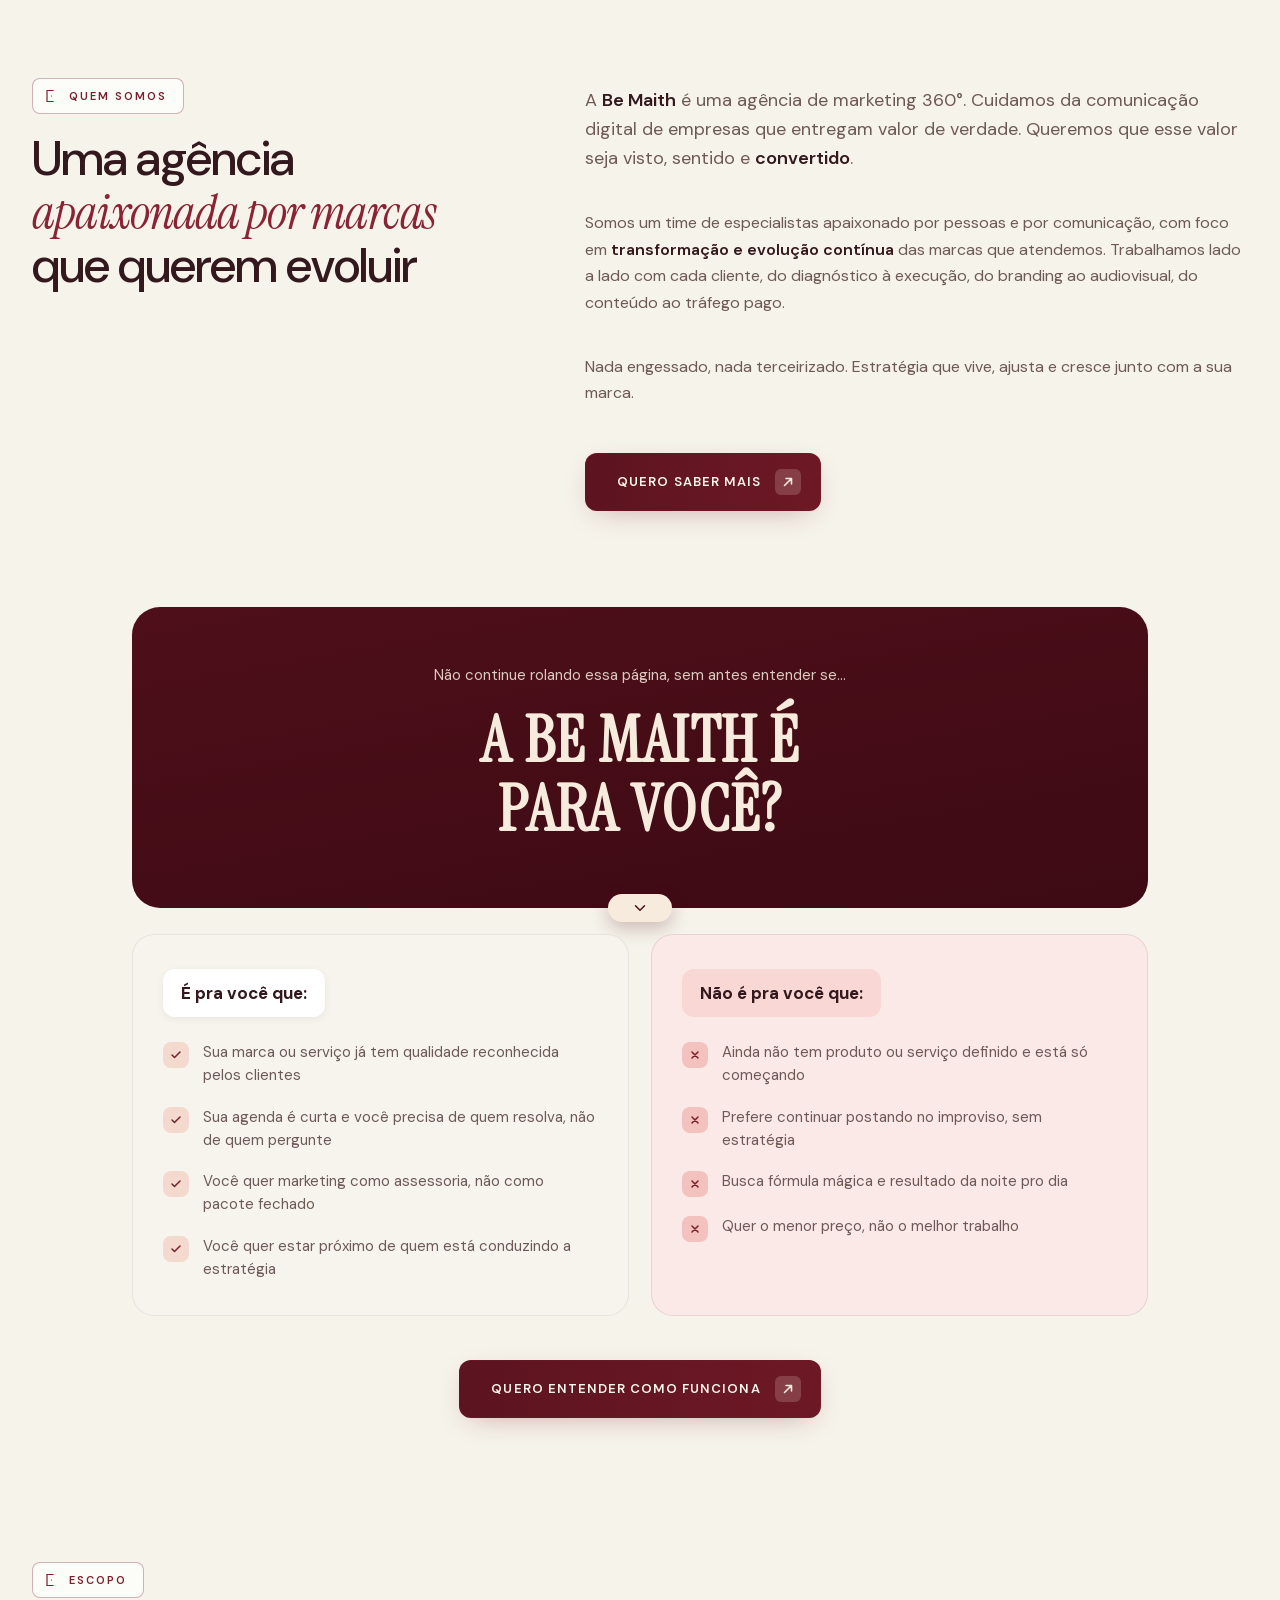
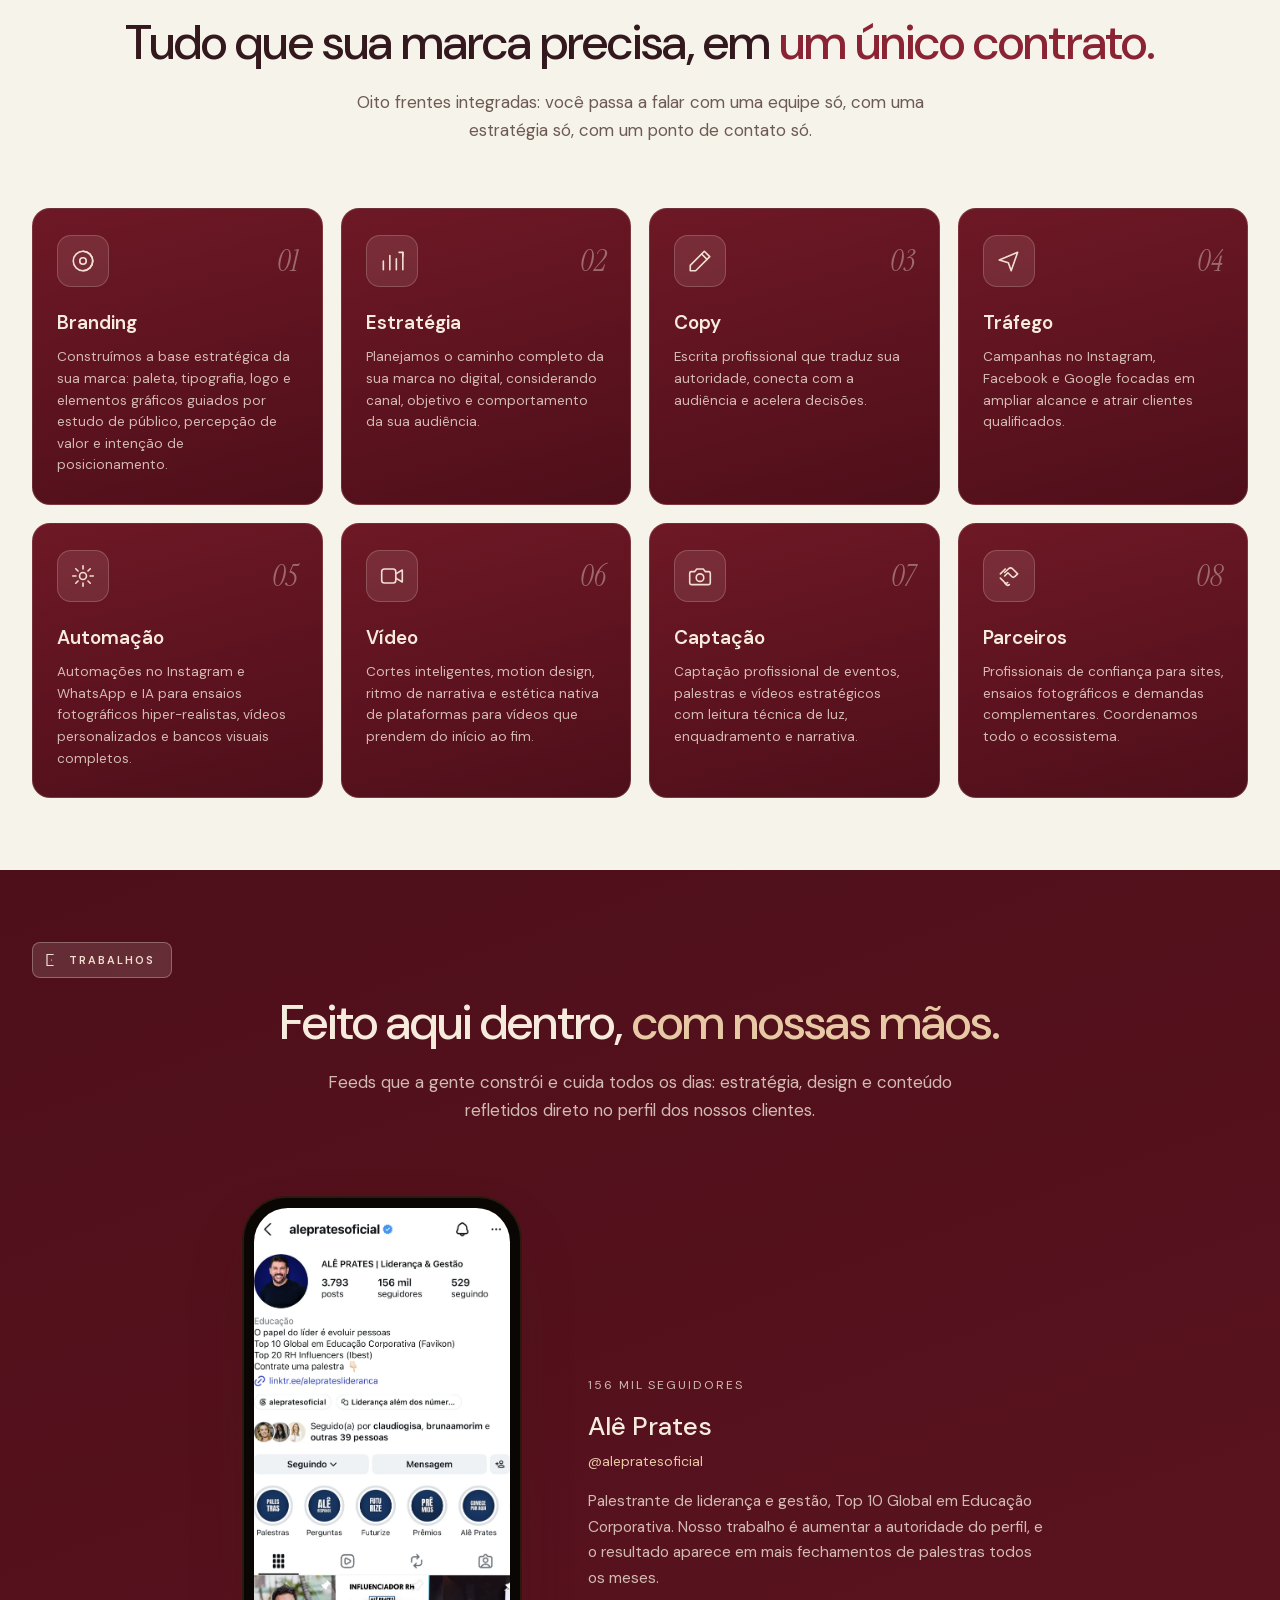
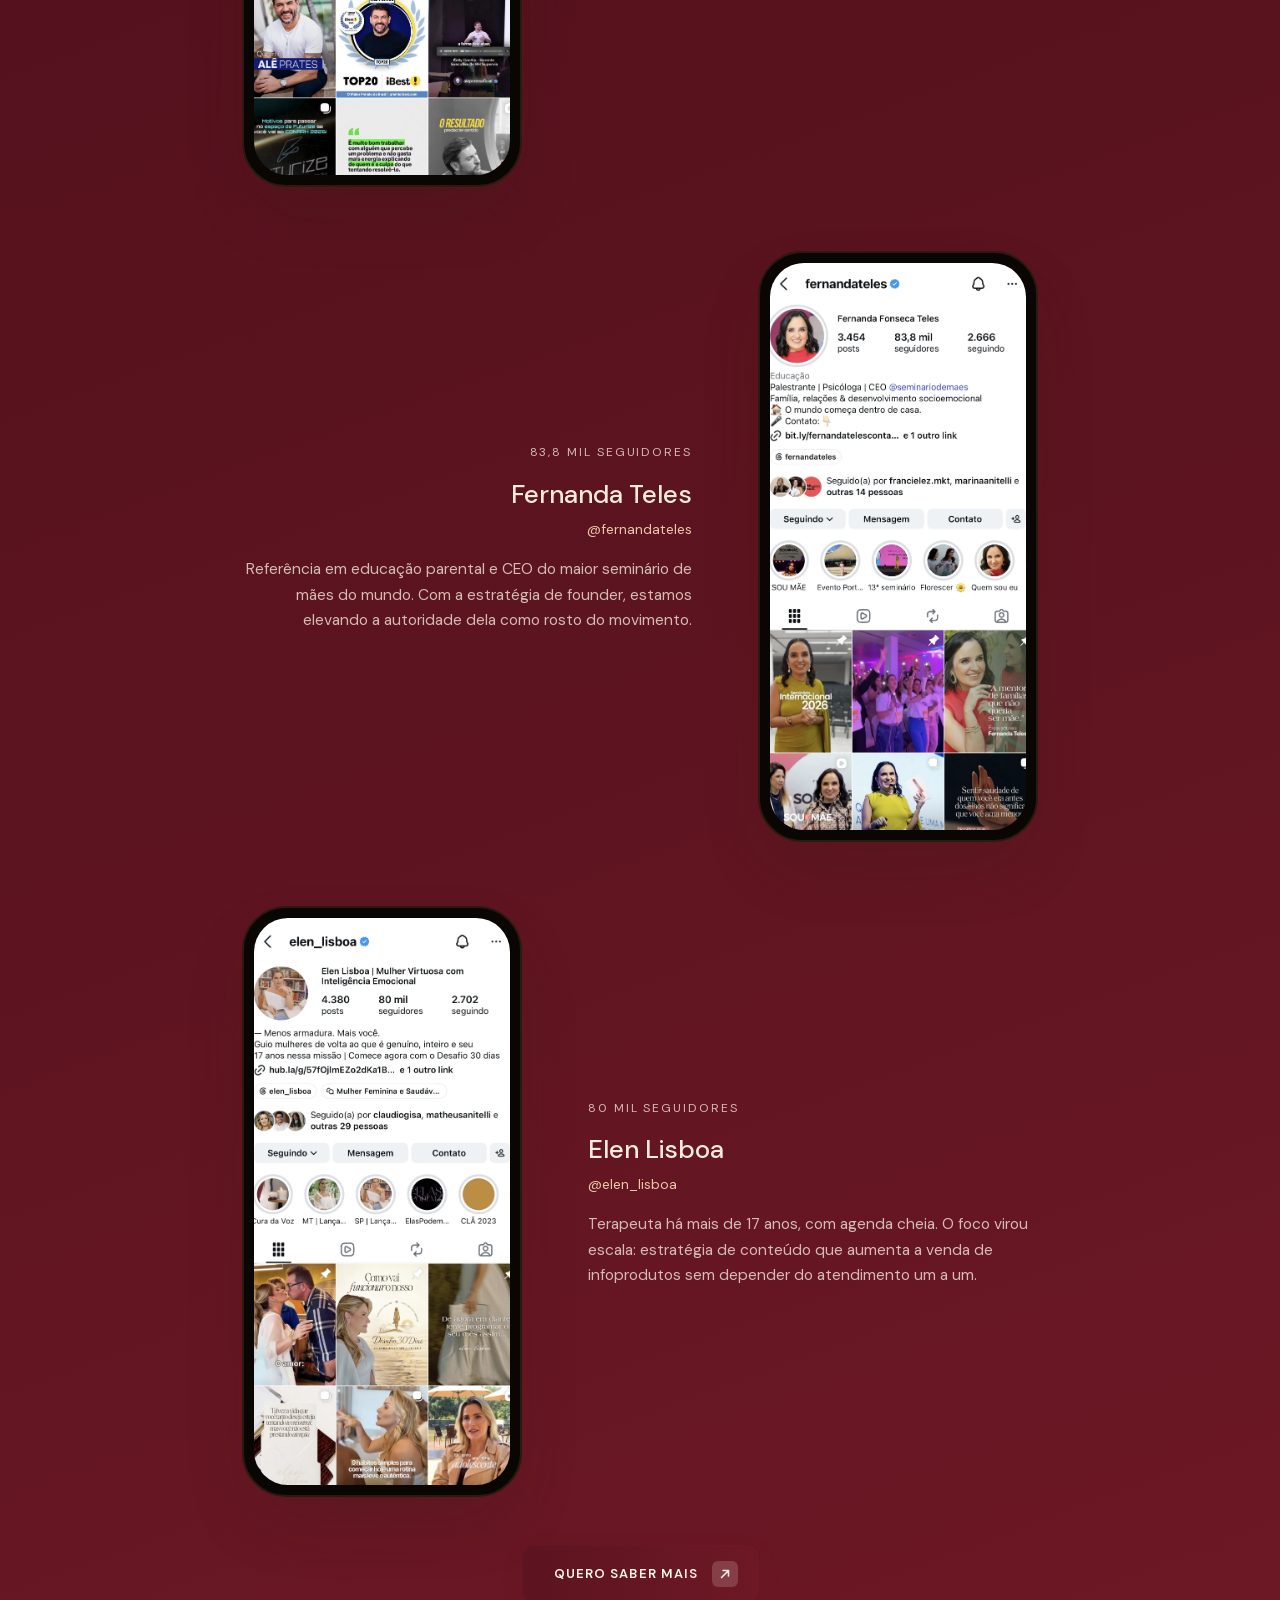
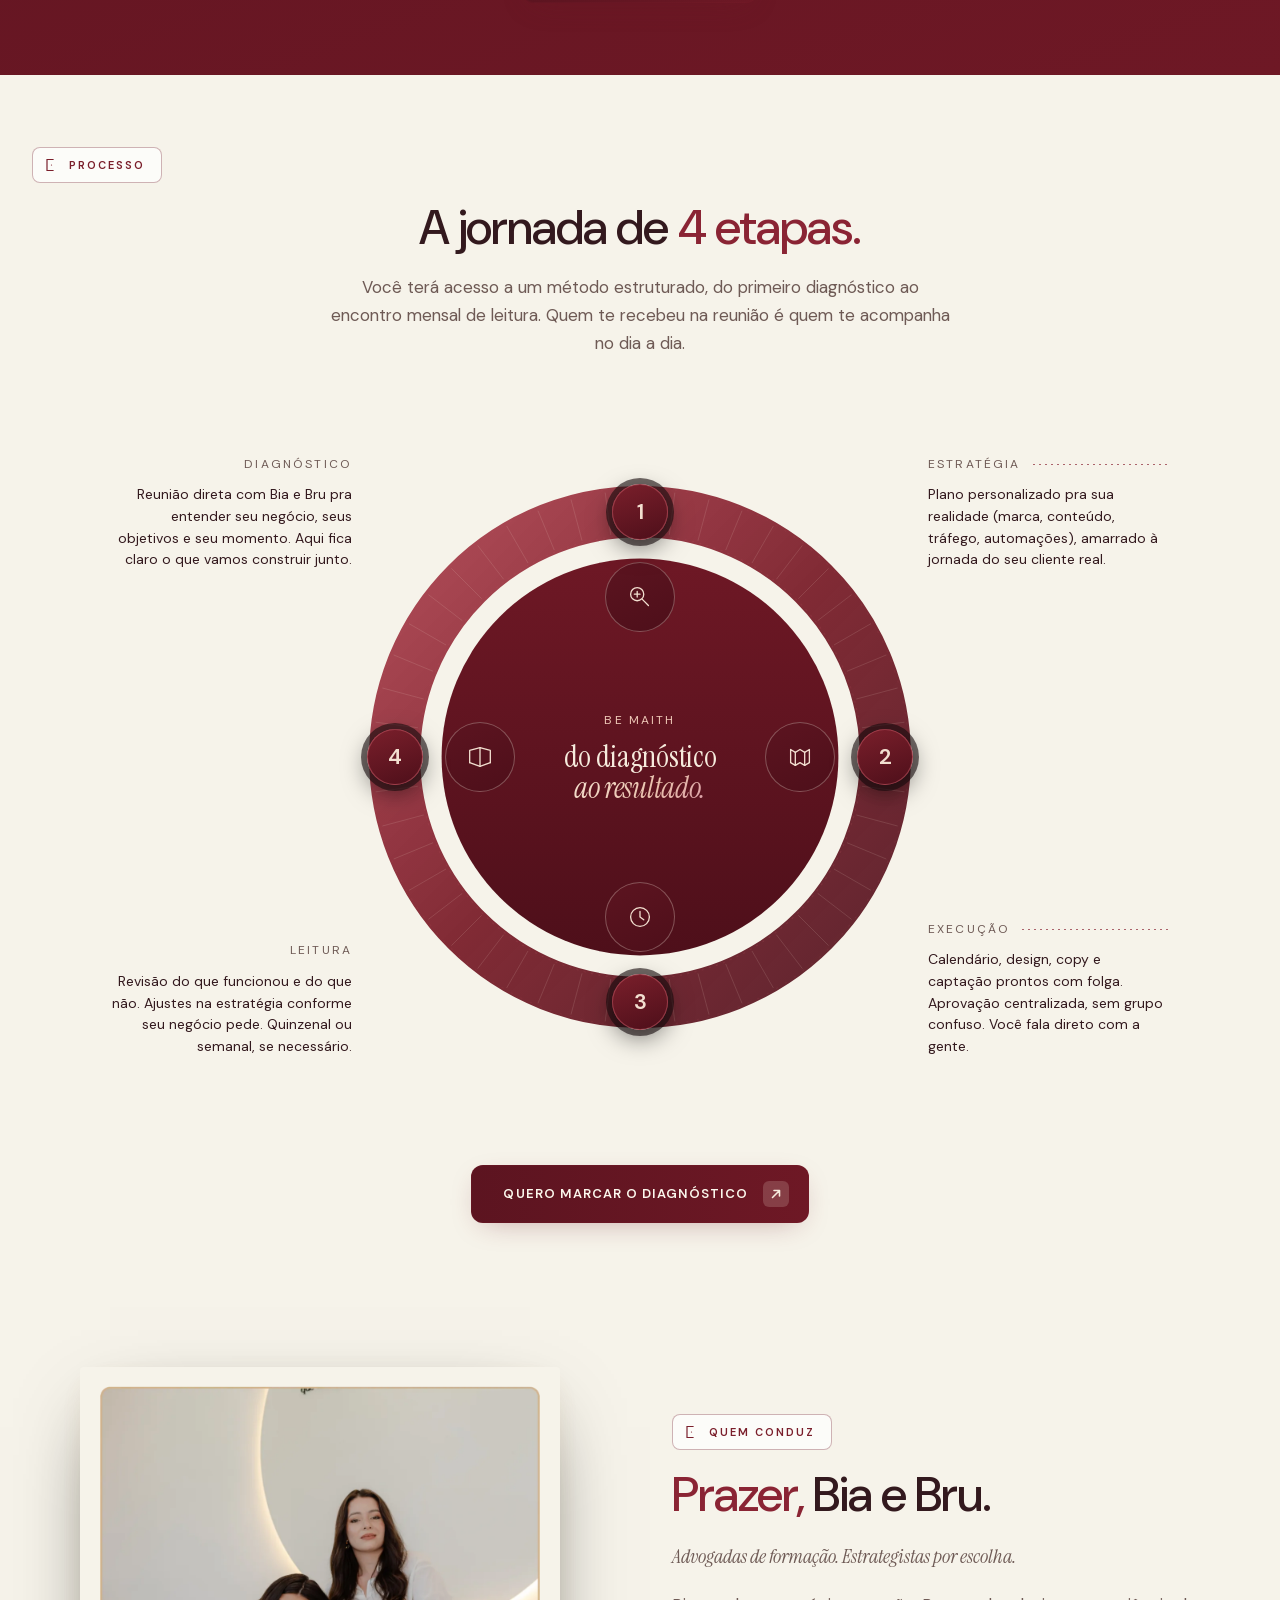
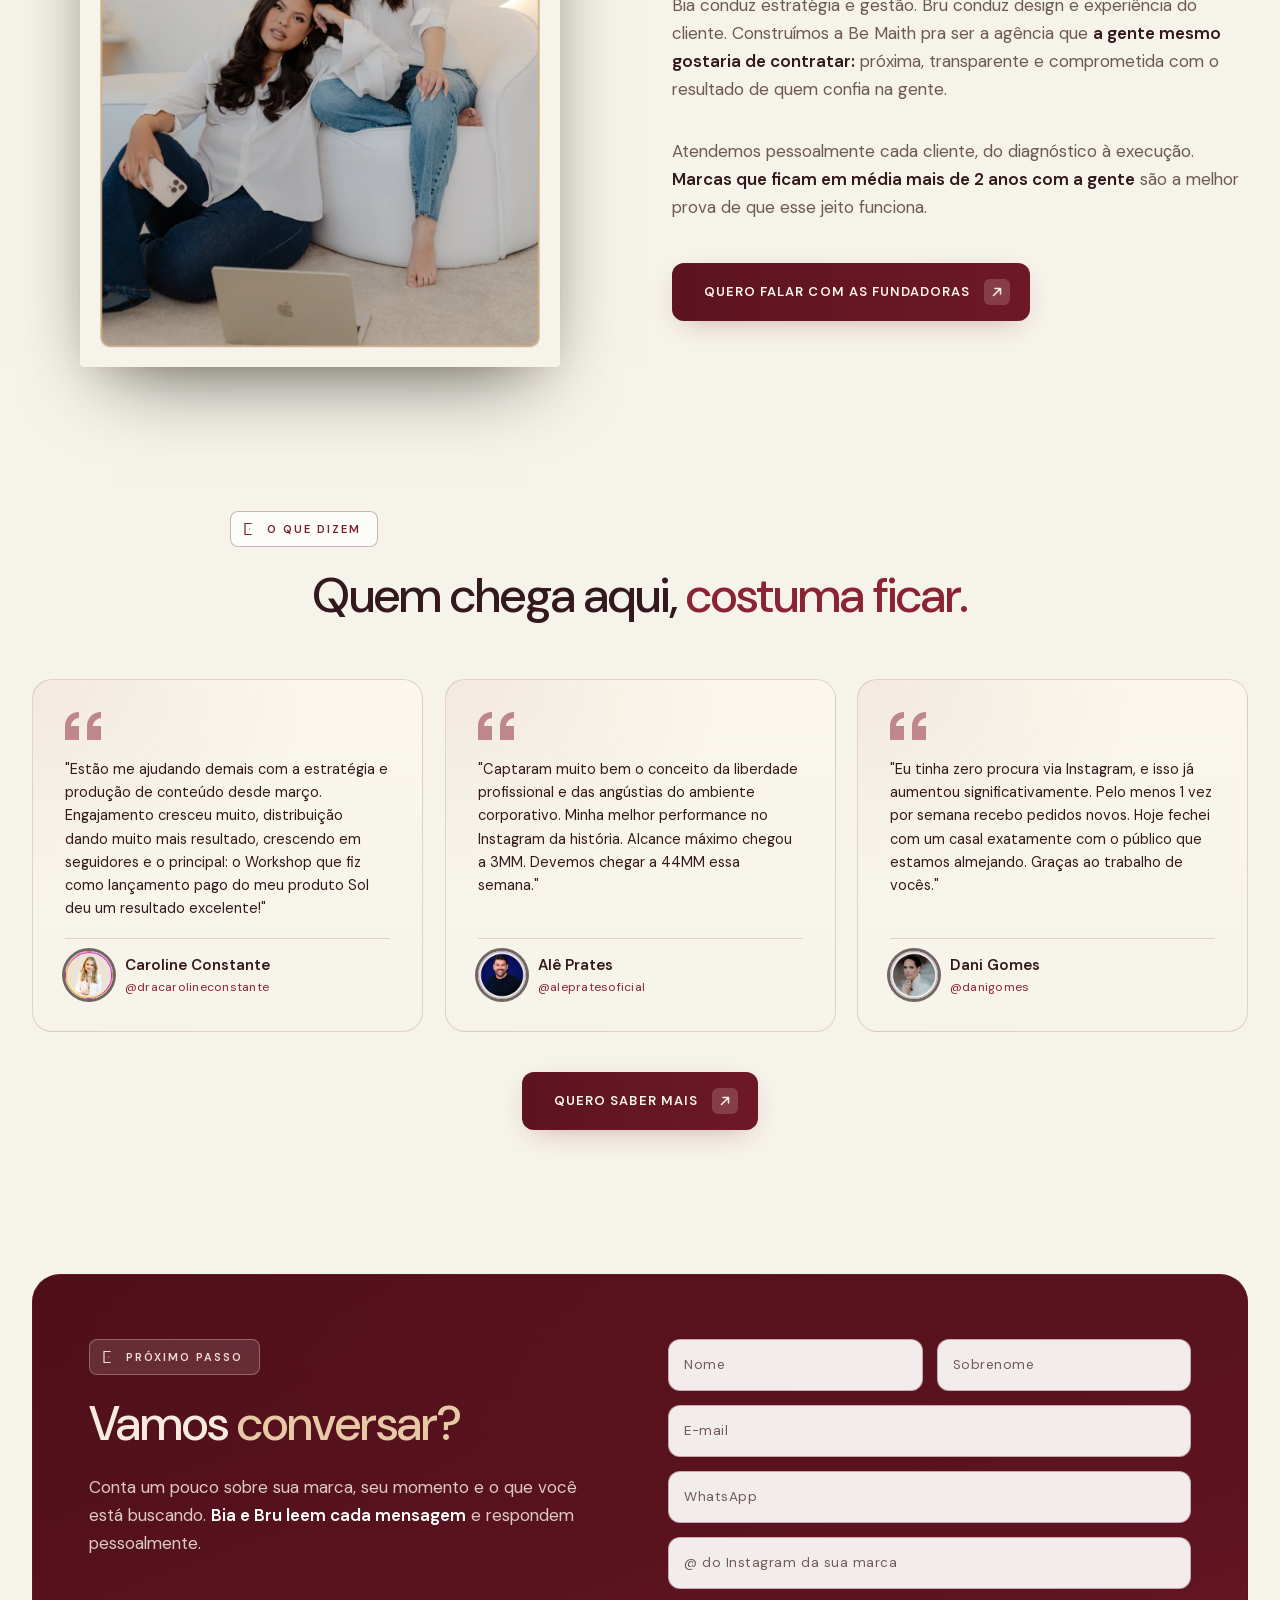
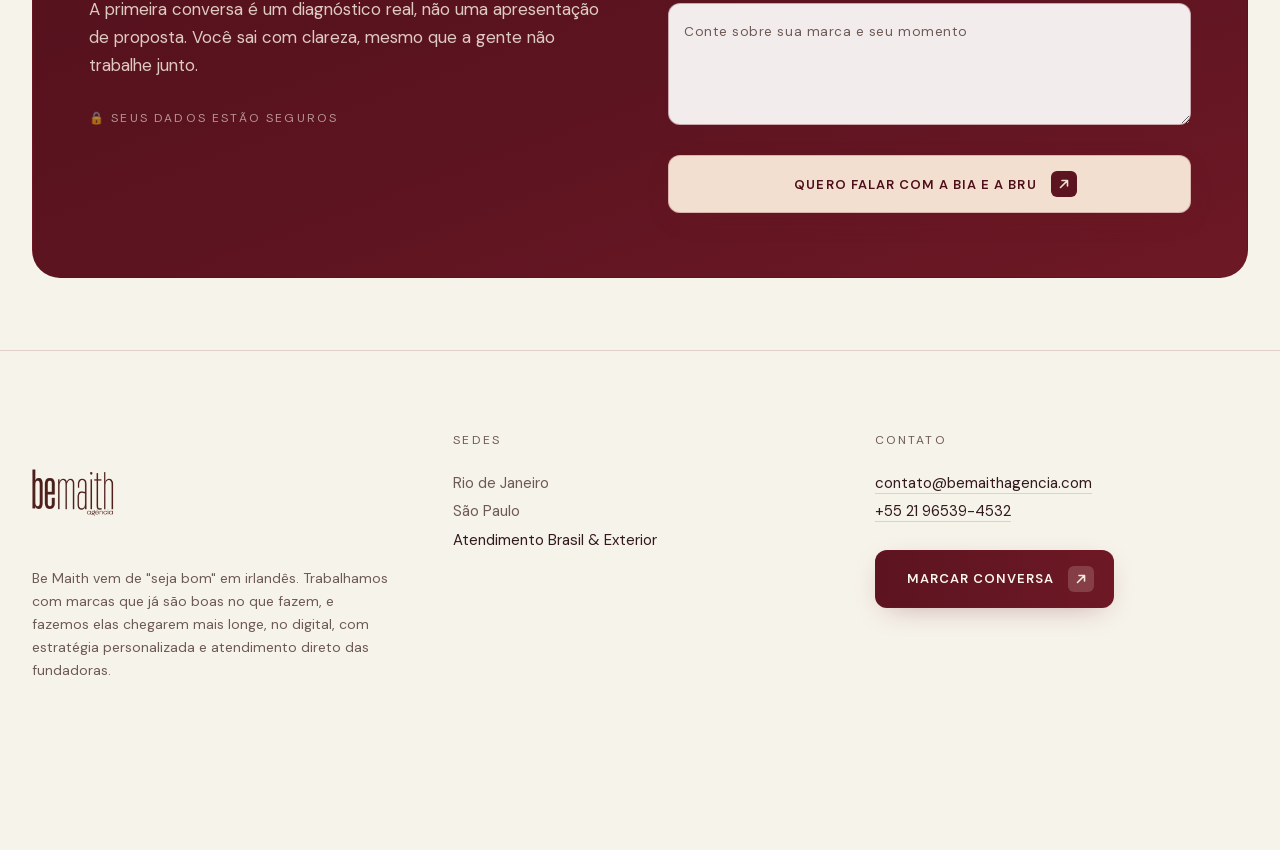
<file: index (6).html>
<!DOCTYPE html>
<html lang="pt-BR"><head><script>window.__resources = {"avatar-ale": "avatar-ale.webp", "avatar-carol": "avatar-carol.webp", "avatar-dani": "avatar-dani.webp", "cliente-ale-prates-v2": "cliente-ale-prates-v2.webp", "cliente-ale-prates": "cliente-ale-prates.webp", "cliente-caroline-constante-v2": "cliente-caroline-constante-v2.webp", "cliente-caroline-constante": "cliente-caroline-constante.webp", "cliente-elen-lisboa-v2": "cliente-elen-lisboa-v2.webp", "cliente-elen-lisboa": "cliente-elen-lisboa.webp", "cliente-fernanda-teles": "cliente-fernanda-teles.webp", "cliente-ifood": "cliente-ifood.webp", "cliente-mulher-brilhante": "cliente-mulher-brilhante.webp", "cliente-prih": "cliente-prih.webp", "cliente-seminario-de-maes": "cliente-seminario-de-maes.webp", "hero-bia-bru": "hero-bia-bru.webp", "logo": "logo.webp", "portfolio-ale-prates": "portfolio-ale-prates.webp", "portfolio-carrossel": "portfolio-carrossel.webp", "portfolio-ebook": "portfolio-ebook.webp", "portfolio-elen-lisboa": "portfolio-elen-lisboa.webp", "portfolio-fernanda-teles": "portfolio-fernanda-teles.webp", "portfolio-logo": "portfolio-logo.webp", "portfolio-membros": "portfolio-membros.webp", "quem-conduz-bia-bru": "quem-conduz-bia-bru.webp"};</script>
  <meta charset="utf-8">
  <meta name="viewport" content="width=device-width, initial-scale=1">
  <title>Be Maith — Agência 360°</title>
  <link rel="preconnect" href="https://fonts.googleapis.com">
  <link rel="preconnect" href="https://fonts.gstatic.com" crossorigin="">
  <style>/* latin-ext */
@font-face {
  font-family: 'DM Sans';
  font-style: normal;
  font-weight: 400;
  font-display: swap;
  src: url("font-01.woff2") format('woff2');
  unicode-range: U+0100-02BA, U+02BD-02C5, U+02C7-02CC, U+02CE-02D7, U+02DD-02FF, U+0304, U+0308, U+0329, U+1D00-1DBF, U+1E00-1E9F, U+1EF2-1EFF, U+2020, U+20A0-20AB, U+20AD-20C0, U+2113, U+2C60-2C7F, U+A720-A7FF;
}
/* latin */
@font-face {
  font-family: 'DM Sans';
  font-style: normal;
  font-weight: 400;
  font-display: swap;
  src: url("font-02.woff2") format('woff2');
  unicode-range: U+0000-00FF, U+0131, U+0152-0153, U+02BB-02BC, U+02C6, U+02DA, U+02DC, U+0304, U+0308, U+0329, U+2000-206F, U+20AC, U+2122, U+2191, U+2193, U+2212, U+2215, U+FEFF, U+FFFD;
}
/* latin-ext */
@font-face {
  font-family: 'DM Sans';
  font-style: normal;
  font-weight: 500;
  font-display: swap;
  src: url("font-01.woff2") format('woff2');
  unicode-range: U+0100-02BA, U+02BD-02C5, U+02C7-02CC, U+02CE-02D7, U+02DD-02FF, U+0304, U+0308, U+0329, U+1D00-1DBF, U+1E00-1E9F, U+1EF2-1EFF, U+2020, U+20A0-20AB, U+20AD-20C0, U+2113, U+2C60-2C7F, U+A720-A7FF;
}
/* latin */
@font-face {
  font-family: 'DM Sans';
  font-style: normal;
  font-weight: 500;
  font-display: swap;
  src: url("font-02.woff2") format('woff2');
  unicode-range: U+0000-00FF, U+0131, U+0152-0153, U+02BB-02BC, U+02C6, U+02DA, U+02DC, U+0304, U+0308, U+0329, U+2000-206F, U+20AC, U+2122, U+2191, U+2193, U+2212, U+2215, U+FEFF, U+FFFD;
}
/* latin-ext */
@font-face {
  font-family: 'DM Sans';
  font-style: normal;
  font-weight: 600;
  font-display: swap;
  src: url("font-01.woff2") format('woff2');
  unicode-range: U+0100-02BA, U+02BD-02C5, U+02C7-02CC, U+02CE-02D7, U+02DD-02FF, U+0304, U+0308, U+0329, U+1D00-1DBF, U+1E00-1E9F, U+1EF2-1EFF, U+2020, U+20A0-20AB, U+20AD-20C0, U+2113, U+2C60-2C7F, U+A720-A7FF;
}
/* latin */
@font-face {
  font-family: 'DM Sans';
  font-style: normal;
  font-weight: 600;
  font-display: swap;
  src: url("font-02.woff2") format('woff2');
  unicode-range: U+0000-00FF, U+0131, U+0152-0153, U+02BB-02BC, U+02C6, U+02DA, U+02DC, U+0304, U+0308, U+0329, U+2000-206F, U+20AC, U+2122, U+2191, U+2193, U+2212, U+2215, U+FEFF, U+FFFD;
}
/* latin-ext */
@font-face {
  font-family: 'DM Sans';
  font-style: normal;
  font-weight: 700;
  font-display: swap;
  src: url("font-01.woff2") format('woff2');
  unicode-range: U+0100-02BA, U+02BD-02C5, U+02C7-02CC, U+02CE-02D7, U+02DD-02FF, U+0304, U+0308, U+0329, U+1D00-1DBF, U+1E00-1E9F, U+1EF2-1EFF, U+2020, U+20A0-20AB, U+20AD-20C0, U+2113, U+2C60-2C7F, U+A720-A7FF;
}
/* latin */
@font-face {
  font-family: 'DM Sans';
  font-style: normal;
  font-weight: 700;
  font-display: swap;
  src: url("font-02.woff2") format('woff2');
  unicode-range: U+0000-00FF, U+0131, U+0152-0153, U+02BB-02BC, U+02C6, U+02DA, U+02DC, U+0304, U+0308, U+0329, U+2000-206F, U+20AC, U+2122, U+2191, U+2193, U+2212, U+2215, U+FEFF, U+FFFD;
}
/* vietnamese */

/* latin-ext */

/* latin */

/* vietnamese */

/* latin-ext */

/* latin */

/* vietnamese */

/* latin-ext */

/* latin */

/* vietnamese */

/* latin-ext */

/* latin */

/* vietnamese */

/* latin-ext */

/* latin */

/* cyrillic-ext */
@font-face {
  font-family: 'Geist';
  font-style: normal;
  font-weight: 400;
  font-display: swap;
  src: url("font-09.woff2") format('woff2');
  unicode-range: U+0460-052F, U+1C80-1C8A, U+20B4, U+2DE0-2DFF, U+A640-A69F, U+FE2E-FE2F;
}
/* cyrillic */
@font-face {
  font-family: 'Geist';
  font-style: normal;
  font-weight: 400;
  font-display: swap;
  src: url("font-10.woff2") format('woff2');
  unicode-range: U+0301, U+0400-045F, U+0490-0491, U+04B0-04B1, U+2116;
}
/* vietnamese */
@font-face {
  font-family: 'Geist';
  font-style: normal;
  font-weight: 400;
  font-display: swap;
  src: url("font-11.woff2") format('woff2');
  unicode-range: U+0102-0103, U+0110-0111, U+0128-0129, U+0168-0169, U+01A0-01A1, U+01AF-01B0, U+0300-0301, U+0303-0304, U+0308-0309, U+0323, U+0329, U+1EA0-1EF9, U+20AB;
}
/* latin-ext */
@font-face {
  font-family: 'Geist';
  font-style: normal;
  font-weight: 400;
  font-display: swap;
  src: url("font-12.woff2") format('woff2');
  unicode-range: U+0100-02BA, U+02BD-02C5, U+02C7-02CC, U+02CE-02D7, U+02DD-02FF, U+0304, U+0308, U+0329, U+1D00-1DBF, U+1E00-1E9F, U+1EF2-1EFF, U+2020, U+20A0-20AB, U+20AD-20C0, U+2113, U+2C60-2C7F, U+A720-A7FF;
}
/* latin */
@font-face {
  font-family: 'Geist';
  font-style: normal;
  font-weight: 400;
  font-display: swap;
  src: url("font-13.woff2") format('woff2');
  unicode-range: U+0000-00FF, U+0131, U+0152-0153, U+02BB-02BC, U+02C6, U+02DA, U+02DC, U+0304, U+0308, U+0329, U+2000-206F, U+20AC, U+2122, U+2191, U+2193, U+2212, U+2215, U+FEFF, U+FFFD;
}
/* cyrillic-ext */
@font-face {
  font-family: 'Geist';
  font-style: normal;
  font-weight: 500;
  font-display: swap;
  src: url("font-09.woff2") format('woff2');
  unicode-range: U+0460-052F, U+1C80-1C8A, U+20B4, U+2DE0-2DFF, U+A640-A69F, U+FE2E-FE2F;
}
/* cyrillic */
@font-face {
  font-family: 'Geist';
  font-style: normal;
  font-weight: 500;
  font-display: swap;
  src: url("font-10.woff2") format('woff2');
  unicode-range: U+0301, U+0400-045F, U+0490-0491, U+04B0-04B1, U+2116;
}
/* vietnamese */
@font-face {
  font-family: 'Geist';
  font-style: normal;
  font-weight: 500;
  font-display: swap;
  src: url("font-11.woff2") format('woff2');
  unicode-range: U+0102-0103, U+0110-0111, U+0128-0129, U+0168-0169, U+01A0-01A1, U+01AF-01B0, U+0300-0301, U+0303-0304, U+0308-0309, U+0323, U+0329, U+1EA0-1EF9, U+20AB;
}
/* latin-ext */
@font-face {
  font-family: 'Geist';
  font-style: normal;
  font-weight: 500;
  font-display: swap;
  src: url("font-12.woff2") format('woff2');
  unicode-range: U+0100-02BA, U+02BD-02C5, U+02C7-02CC, U+02CE-02D7, U+02DD-02FF, U+0304, U+0308, U+0329, U+1D00-1DBF, U+1E00-1E9F, U+1EF2-1EFF, U+2020, U+20A0-20AB, U+20AD-20C0, U+2113, U+2C60-2C7F, U+A720-A7FF;
}
/* latin */
@font-face {
  font-family: 'Geist';
  font-style: normal;
  font-weight: 500;
  font-display: swap;
  src: url("font-13.woff2") format('woff2');
  unicode-range: U+0000-00FF, U+0131, U+0152-0153, U+02BB-02BC, U+02C6, U+02DA, U+02DC, U+0304, U+0308, U+0329, U+2000-206F, U+20AC, U+2122, U+2191, U+2193, U+2212, U+2215, U+FEFF, U+FFFD;
}
/* cyrillic-ext */
@font-face {
  font-family: 'Geist';
  font-style: normal;
  font-weight: 600;
  font-display: swap;
  src: url("font-09.woff2") format('woff2');
  unicode-range: U+0460-052F, U+1C80-1C8A, U+20B4, U+2DE0-2DFF, U+A640-A69F, U+FE2E-FE2F;
}
/* cyrillic */
@font-face {
  font-family: 'Geist';
  font-style: normal;
  font-weight: 600;
  font-display: swap;
  src: url("font-10.woff2") format('woff2');
  unicode-range: U+0301, U+0400-045F, U+0490-0491, U+04B0-04B1, U+2116;
}
/* vietnamese */
@font-face {
  font-family: 'Geist';
  font-style: normal;
  font-weight: 600;
  font-display: swap;
  src: url("font-11.woff2") format('woff2');
  unicode-range: U+0102-0103, U+0110-0111, U+0128-0129, U+0168-0169, U+01A0-01A1, U+01AF-01B0, U+0300-0301, U+0303-0304, U+0308-0309, U+0323, U+0329, U+1EA0-1EF9, U+20AB;
}
/* latin-ext */
@font-face {
  font-family: 'Geist';
  font-style: normal;
  font-weight: 600;
  font-display: swap;
  src: url("font-12.woff2") format('woff2');
  unicode-range: U+0100-02BA, U+02BD-02C5, U+02C7-02CC, U+02CE-02D7, U+02DD-02FF, U+0304, U+0308, U+0329, U+1D00-1DBF, U+1E00-1E9F, U+1EF2-1EFF, U+2020, U+20A0-20AB, U+20AD-20C0, U+2113, U+2C60-2C7F, U+A720-A7FF;
}
/* latin */
@font-face {
  font-family: 'Geist';
  font-style: normal;
  font-weight: 600;
  font-display: swap;
  src: url("font-13.woff2") format('woff2');
  unicode-range: U+0000-00FF, U+0131, U+0152-0153, U+02BB-02BC, U+02C6, U+02DA, U+02DC, U+0304, U+0308, U+0329, U+2000-206F, U+20AC, U+2122, U+2191, U+2193, U+2212, U+2215, U+FEFF, U+FFFD;
}
/* cyrillic-ext */
@font-face {
  font-family: 'Geist';
  font-style: normal;
  font-weight: 700;
  font-display: swap;
  src: url("font-09.woff2") format('woff2');
  unicode-range: U+0460-052F, U+1C80-1C8A, U+20B4, U+2DE0-2DFF, U+A640-A69F, U+FE2E-FE2F;
}
/* cyrillic */
@font-face {
  font-family: 'Geist';
  font-style: normal;
  font-weight: 700;
  font-display: swap;
  src: url("font-10.woff2") format('woff2');
  unicode-range: U+0301, U+0400-045F, U+0490-0491, U+04B0-04B1, U+2116;
}
/* vietnamese */
@font-face {
  font-family: 'Geist';
  font-style: normal;
  font-weight: 700;
  font-display: swap;
  src: url("font-11.woff2") format('woff2');
  unicode-range: U+0102-0103, U+0110-0111, U+0128-0129, U+0168-0169, U+01A0-01A1, U+01AF-01B0, U+0300-0301, U+0303-0304, U+0308-0309, U+0323, U+0329, U+1EA0-1EF9, U+20AB;
}
/* latin-ext */
@font-face {
  font-family: 'Geist';
  font-style: normal;
  font-weight: 700;
  font-display: swap;
  src: url("font-12.woff2") format('woff2');
  unicode-range: U+0100-02BA, U+02BD-02C5, U+02C7-02CC, U+02CE-02D7, U+02DD-02FF, U+0304, U+0308, U+0329, U+1D00-1DBF, U+1E00-1E9F, U+1EF2-1EFF, U+2020, U+20A0-20AB, U+20AD-20C0, U+2113, U+2C60-2C7F, U+A720-A7FF;
}
/* latin */
@font-face {
  font-family: 'Geist';
  font-style: normal;
  font-weight: 700;
  font-display: swap;
  src: url("font-13.woff2") format('woff2');
  unicode-range: U+0000-00FF, U+0131, U+0152-0153, U+02BB-02BC, U+02C6, U+02DA, U+02DC, U+0304, U+0308, U+0329, U+2000-206F, U+20AC, U+2122, U+2191, U+2193, U+2212, U+2215, U+FEFF, U+FFFD;
}
/* cyrillic-ext */
@font-face {
  font-family: 'Geist Mono';
  font-style: normal;
  font-weight: 400;
  font-display: swap;
  src: url("font-14.woff2") format('woff2');
  unicode-range: U+0460-052F, U+1C80-1C8A, U+20B4, U+2DE0-2DFF, U+A640-A69F, U+FE2E-FE2F;
}
/* cyrillic */
@font-face {
  font-family: 'Geist Mono';
  font-style: normal;
  font-weight: 400;
  font-display: swap;
  src: url("font-15.woff2") format('woff2');
  unicode-range: U+0301, U+0400-045F, U+0490-0491, U+04B0-04B1, U+2116;
}
/* symbols2 */
@font-face {
  font-family: 'Geist Mono';
  font-style: normal;
  font-weight: 400;
  font-display: swap;
  src: url("font-16.woff2") format('woff2');
  unicode-range: U+2000-2001, U+2004-2008, U+200A, U+23B8-23BD, U+2500-259F;
}
/* vietnamese */
@font-face {
  font-family: 'Geist Mono';
  font-style: normal;
  font-weight: 400;
  font-display: swap;
  src: url("font-17.woff2") format('woff2');
  unicode-range: U+0102-0103, U+0110-0111, U+0128-0129, U+0168-0169, U+01A0-01A1, U+01AF-01B0, U+0300-0301, U+0303-0304, U+0308-0309, U+0323, U+0329, U+1EA0-1EF9, U+20AB;
}
/* latin-ext */
@font-face {
  font-family: 'Geist Mono';
  font-style: normal;
  font-weight: 400;
  font-display: swap;
  src: url("font-18.woff2") format('woff2');
  unicode-range: U+0100-02BA, U+02BD-02C5, U+02C7-02CC, U+02CE-02D7, U+02DD-02FF, U+0304, U+0308, U+0329, U+1D00-1DBF, U+1E00-1E9F, U+1EF2-1EFF, U+2020, U+20A0-20AB, U+20AD-20C0, U+2113, U+2C60-2C7F, U+A720-A7FF;
}
/* latin */
@font-face {
  font-family: 'Geist Mono';
  font-style: normal;
  font-weight: 400;
  font-display: swap;
  src: url("font-19.woff2") format('woff2');
  unicode-range: U+0000-00FF, U+0131, U+0152-0153, U+02BB-02BC, U+02C6, U+02DA, U+02DC, U+0304, U+0308, U+0329, U+2000-206F, U+20AC, U+2122, U+2191, U+2193, U+2212, U+2215, U+FEFF, U+FFFD;
}
/* cyrillic-ext */
@font-face {
  font-family: 'Geist Mono';
  font-style: normal;
  font-weight: 500;
  font-display: swap;
  src: url("font-14.woff2") format('woff2');
  unicode-range: U+0460-052F, U+1C80-1C8A, U+20B4, U+2DE0-2DFF, U+A640-A69F, U+FE2E-FE2F;
}
/* cyrillic */
@font-face {
  font-family: 'Geist Mono';
  font-style: normal;
  font-weight: 500;
  font-display: swap;
  src: url("font-15.woff2") format('woff2');
  unicode-range: U+0301, U+0400-045F, U+0490-0491, U+04B0-04B1, U+2116;
}
/* symbols2 */
@font-face {
  font-family: 'Geist Mono';
  font-style: normal;
  font-weight: 500;
  font-display: swap;
  src: url("font-16.woff2") format('woff2');
  unicode-range: U+2000-2001, U+2004-2008, U+200A, U+23B8-23BD, U+2500-259F;
}
/* vietnamese */
@font-face {
  font-family: 'Geist Mono';
  font-style: normal;
  font-weight: 500;
  font-display: swap;
  src: url("font-17.woff2") format('woff2');
  unicode-range: U+0102-0103, U+0110-0111, U+0128-0129, U+0168-0169, U+01A0-01A1, U+01AF-01B0, U+0300-0301, U+0303-0304, U+0308-0309, U+0323, U+0329, U+1EA0-1EF9, U+20AB;
}
/* latin-ext */
@font-face {
  font-family: 'Geist Mono';
  font-style: normal;
  font-weight: 500;
  font-display: swap;
  src: url("font-18.woff2") format('woff2');
  unicode-range: U+0100-02BA, U+02BD-02C5, U+02C7-02CC, U+02CE-02D7, U+02DD-02FF, U+0304, U+0308, U+0329, U+1D00-1DBF, U+1E00-1E9F, U+1EF2-1EFF, U+2020, U+20A0-20AB, U+20AD-20C0, U+2113, U+2C60-2C7F, U+A720-A7FF;
}
/* latin */
@font-face {
  font-family: 'Geist Mono';
  font-style: normal;
  font-weight: 500;
  font-display: swap;
  src: url("font-19.woff2") format('woff2');
  unicode-range: U+0000-00FF, U+0131, U+0152-0153, U+02BB-02BC, U+02C6, U+02DA, U+02DC, U+0304, U+0308, U+0329, U+2000-206F, U+20AC, U+2122, U+2191, U+2193, U+2212, U+2215, U+FEFF, U+FFFD;
}
/* cyrillic-ext */

/* cyrillic */

/* greek */

/* vietnamese */

/* latin-ext */

/* latin */

/* cyrillic-ext */

/* cyrillic */

/* greek */

/* vietnamese */

/* latin-ext */

/* latin */

/* cyrillic-ext */

/* cyrillic */

/* greek */

/* vietnamese */

/* latin-ext */

/* latin */

/* cyrillic-ext */

/* cyrillic */

/* greek */

/* vietnamese */

/* latin-ext */

/* latin */

/* latin-ext */

/* latin */

/* latin-ext */

/* latin */

/* latin-ext */

/* latin */

/* latin-ext */

/* latin */

/* cyrillic-ext */

/* vietnamese */

/* latin-ext */

/* latin */

/* cyrillic-ext */

/* vietnamese */

/* latin-ext */

/* latin */

/* cyrillic-ext */

/* vietnamese */

/* latin-ext */

/* latin */

/* cyrillic-ext */

/* vietnamese */

/* latin-ext */

/* latin */

/* latin-ext */

/* latin */

/* latin-ext */

/* latin */

/* latin-ext */

/* latin */

/* latin-ext */

/* latin */

</style>
  <style>/* latin-ext */
@font-face {
  font-family: 'Instrument Serif';
  font-style: italic;
  font-weight: 400;
  font-display: swap;
  src: url("font-34.woff2") format('woff2');
  unicode-range: U+0100-02BA, U+02BD-02C5, U+02C7-02CC, U+02CE-02D7, U+02DD-02FF, U+0304, U+0308, U+0329, U+1D00-1DBF, U+1E00-1E9F, U+1EF2-1EFF, U+2020, U+20A0-20AB, U+20AD-20C0, U+2113, U+2C60-2C7F, U+A720-A7FF;
}
/* latin */
@font-face {
  font-family: 'Instrument Serif';
  font-style: italic;
  font-weight: 400;
  font-display: swap;
  src: url("font-35.woff2") format('woff2');
  unicode-range: U+0000-00FF, U+0131, U+0152-0153, U+02BB-02BC, U+02C6, U+02DA, U+02DC, U+0304, U+0308, U+0329, U+2000-206F, U+20AC, U+2122, U+2191, U+2193, U+2212, U+2215, U+FEFF, U+FFFD;
}
/* latin-ext */
@font-face {
  font-family: 'Instrument Serif';
  font-style: normal;
  font-weight: 400;
  font-display: swap;
  src: url("font-36.woff2") format('woff2');
  unicode-range: U+0100-02BA, U+02BD-02C5, U+02C7-02CC, U+02CE-02D7, U+02DD-02FF, U+0304, U+0308, U+0329, U+1D00-1DBF, U+1E00-1E9F, U+1EF2-1EFF, U+2020, U+20A0-20AB, U+20AD-20C0, U+2113, U+2C60-2C7F, U+A720-A7FF;
}
/* latin */
@font-face {
  font-family: 'Instrument Serif';
  font-style: normal;
  font-weight: 400;
  font-display: swap;
  src: url("font-37.woff2") format('woff2');
  unicode-range: U+0000-00FF, U+0131, U+0152-0153, U+02BB-02BC, U+02C6, U+02DA, U+02DC, U+0304, U+0308, U+0329, U+2000-206F, U+20AC, U+2122, U+2191, U+2193, U+2212, U+2215, U+FEFF, U+FFFD;
}
/* cyrillic */

/* vietnamese */

/* latin-ext */

/* latin */

/* cyrillic */

/* vietnamese */

/* latin-ext */

/* latin */

/* cyrillic */

/* vietnamese */

/* latin-ext */

/* latin */

/* cyrillic */

/* vietnamese */

/* latin-ext */

/* latin */

/* cyrillic */

/* vietnamese */

/* latin-ext */

/* latin */

/* cyrillic */

/* vietnamese */

/* latin-ext */

/* latin */

/* cyrillic */

/* vietnamese */

/* latin-ext */

/* latin */

</style>
  <style>/* ─────────────────────────────────────────────────────────────
   Casa de Isabel — Premium Dark Luxe Landing
   ───────────────────────────────────────────────────────────── */

:root {
  --bg: #F6F3EA;
  --bg-2: #EFE9D9;
  --card-from: #FBF7EC;
  --card-to: #F6F3EA;
  --gold-primary-1: #7A1F2B;
  --gold-primary-2: #A6303F;
  --gold-primary-3: #C25763;
  --gold-secondary: #8A2434;
  --copper-dark: #5C1420;
  --gold-line: rgba(110, 24, 37, 0.16);
  --gold-line-strong: rgba(110, 24, 37, 0.32);
  --gold: #7A1F2B;
  --bg-warm: #EFE9D9;
  --text: #33191E;
  --text-dim: #6E5A55;
  --max-w: 1280px;
  --pad-x: 32px;
  --r-sm: 12px;
  --r-md: 16px;
  --r-lg: 20px;
  --r-xl: 24px;

  --font-sans: "DM Sans", "Geist", -apple-system, BlinkMacSystemFont, "Inter", system-ui, sans-serif;
  --font-serif: "Instrument Serif", Georgia, serif;
  --font-display: "Instrument Serif", Georgia, serif;
  --font-mono: "Geist Mono", "JetBrains Mono", ui-monospace, monospace;
}

* { box-sizing: border-box; }

html { overflow-x: hidden; max-width: 100%; }
html, body {
  margin: 0;
  padding: 0;
  background: var(--bg);
  color: var(--text);
  font-family: var(--font-sans);
  font-size: 17px;
  line-height: 1.65;
  -webkit-font-smoothing: antialiased;
  text-rendering: optimizeLegibility;
  font-feature-settings: "ss01", "ss02";
}

body {
  background: var(--bg);
  background-attachment: fixed;
  overflow-x: hidden;
  position: relative;
}

/* ──────────────── Ambient backdrop: blurs + light points ──────────────── */
body::before, body::after {
  content: "";
  position: fixed;
  pointer-events: none;
  z-index: 0;
}
body::before { display: none; }
body::after {
  inset: 0;
  background-image:
    radial-gradient(2px 2px at 12% 18%, rgba(122, 31, 43, 0.55), transparent 60%),
    radial-gradient(1.5px 1.5px at 78% 12%, rgba(138, 36, 52, 0.5), transparent 60%),
    radial-gradient(1px 1px at 32% 44%, rgba(122, 31, 43, 0.6), transparent 60%),
    radial-gradient(1.5px 1.5px at 64% 36%, rgba(110, 24, 37, 0.55), transparent 60%),
    radial-gradient(1px 1px at 8% 58%, rgba(122, 31, 43, 0.45), transparent 60%),
    radial-gradient(2px 2px at 88% 64%, rgba(138, 36, 52, 0.5), transparent 60%),
    radial-gradient(1px 1px at 24% 78%, rgba(122, 31, 43, 0.45), transparent 60%),
    radial-gradient(1.5px 1.5px at 52% 88%, rgba(110, 24, 37, 0.5), transparent 60%),
    radial-gradient(1px 1px at 72% 92%, rgba(122, 31, 43, 0.5), transparent 60%),
    radial-gradient(1.5px 1.5px at 44% 24%, rgba(138, 36, 52, 0.4), transparent 60%);
  background-size: 100% 100%;
  animation: lights-drift 18s ease-in-out infinite alternate;
  opacity: var(--ambient-opacity, 0.65);
}
body.no-ambient::after { display: none; }
body.no-ambient::before { opacity: 0.35; }
@keyframes lights-drift {
  0% { transform: translate3d(0, 0, 0) scale(1); opacity: 0.55; }
  50% { opacity: 0.78; }
  100% { transform: translate3d(-18px, -22px, 0) scale(1.04); opacity: 0.6; }
}
@media (prefers-reduced-motion: reduce) { body::after { animation: none; } }

#root { position: relative; z-index: 1; }

img { max-width: 100%; display: block; }

a { color: inherit; text-decoration: none; }

button { font-family: inherit; cursor: pointer; border: none; background: none; color: inherit; }

::selection { background: rgba(110, 24, 37, 0.35); color: var(--text); }

/* ──────────────── Typography ──────────────── */
.h-display {
  font-family: var(--font-sans);
  font-weight: 500;
  font-size: clamp(40px, 5.2vw, 68px);
  line-height: 1.05;
  letter-spacing: -0.022em;
  margin: 0;
  text-wrap: balance;
}
.h-section {
  font-family: var(--font-sans);
  font-weight: 500;
  font-size: clamp(34px, 3.8vw, 52px);
  line-height: 1.1;
  letter-spacing: -0.02em;
  margin: 0;
  text-wrap: balance;
}
.h-card {
  font-family: var(--font-sans);
  font-weight: 500;
  font-size: 22px;
  line-height: 1.25;
  letter-spacing: -0.01em;
  margin: 0;
  color: var(--gold-secondary);
}
.serif-italic {
  font-family: var(--font-serif);
  font-style: italic;
  font-weight: 400;
}
.gold { color: var(--gold-secondary); }
.gold-grad-text {
  background: linear-gradient(90deg, var(--gold-primary-1) 0%, var(--gold-primary-2) 50%, var(--gold-primary-3) 100%);
  -webkit-background-clip: text;
  background-clip: text;
  -webkit-text-fill-color: transparent;
  color: transparent;
}
.dim { color: var(--text-dim); }
.bold-white { color: var(--text); font-weight: 600; }

p { margin: 0 0 16px; color: var(--text-dim); }
p strong { color: var(--text); font-weight: 600; }

.kicker {
  font-size: 12px;
  letter-spacing: 0.18em;
  text-transform: uppercase;
  color: var(--text-dim);
}

/* ──────────────── Layout ──────────────── */
.container {
  max-width: var(--max-w);
  margin: 0 auto;
  padding: 0 var(--pad-x);
}
section.section {
  padding: 72px 0;
  position: relative;
}
@media (max-width: 800px) {
  section.section { padding: 56px 0; }
}

/* ──────────────── Warm panel section variants ──────────────── */
/* O fundo quente vive num ::before que extrapola ±140px para fora da seção
   e tem máscara linear vertical, dissolvendo organicamente nas vizinhas. */
section.section.warm-panel {
  position: relative;
  isolation: isolate;
  background: transparent;
}
section.section.warm-panel::before { content: none; }
section.section.warm-panel > .container { position: relative; z-index: 1; }

/* Deep panel — mesmo tratamento, mais sutil */
section.section.deep-panel {
  position: relative;
  isolation: isolate;
  background: transparent;
}
section.section.deep-panel::before { content: none; }
section.section.deep-panel > .container { position: relative; z-index: 1; }

/* Edge fade between consecutive sections of different bgs */
/* ──────────────── Section transitions (organic seams) ──────────────── */
/* Warm/deep panels use a ::before pseudo that extends beyond the section's
   own bounds and is feather-masked top + bottom. The result is the warm
   bg dissolving into neighbors without any horizontal cut. */
section.section { position: relative; isolation: isolate; }

.divider {
  height: 1px;
  width: 100%;
  background: linear-gradient(90deg, transparent 0%, var(--gold-line-strong) 20%, var(--gold-line-strong) 80%, transparent 100%);
}

/* ──────────────── Tag-label "porta aberta" ──────────────── */
.tag-label {
  display: inline-flex;
  align-self: flex-start;
  align-items: center;
  width: fit-content;
  white-space: nowrap;
  gap: 10px;
  padding: 8px 16px 8px 12px;
  border: 1px solid var(--gold-line-strong);
  border-radius: 8px;
  background: rgba(255,255,255,0.7);
  font-size: 11px;
  letter-spacing: 0.18em;
  text-transform: uppercase;
  color: #7A1F2B;
  font-weight: 600;
}
.tag-label svg { flex-shrink: 0; }

/* ──────────────── CTA Button ──────────────── */
.btn-cta {
  display: inline-flex;
  align-items: center;
  gap: 14px;
  padding: 16px 20px 16px 32px;
  border-radius: 12px;
  background: linear-gradient(90deg, #5C1420 0%, #6E1825 100%);
  color: #FBF7EC;
  font-family: var(--font-sans);
  font-weight: 600;
  font-size: 13px;
  letter-spacing: 0.08em;
  text-transform: uppercase;
  transition: box-shadow 0.35s cubic-bezier(.4,0,.2,1), transform 0.3s cubic-bezier(.4,0,.2,1), filter 0.3s ease;
  box-shadow: 0 0 0 1px rgba(122, 31, 43, 0.22) inset, 0 8px 30px -12px rgba(110, 24, 37, 0.4);
  position: relative;
  overflow: hidden;
}
.btn-cta::before {
  content: "";
  position: absolute; inset: 0;
  background: linear-gradient(120deg, transparent 30%, rgba(255,255,255,0.45) 50%, transparent 70%);
  transform: translateX(-120%);
  transition: transform 0.7s ease;
  pointer-events: none;
}
.btn-cta:hover::before { transform: translateX(120%); }
.btn-cta:hover {
  box-shadow: 0 0 0 1px rgba(122, 31, 43, 0.45) inset, 0 16px 60px -8px rgba(138, 36, 52, 0.55), 0 0 0 6px rgba(110, 24, 37, 0.08);
  transform: translateY(-2px);
  filter: brightness(1.05);
}
.btn-cta > * { position: relative; z-index: 1; }
.btn-cta .arrow-box {
  width: 26px;
  height: 26px;
  display: grid;
  place-items: center;
  border-radius: 6px;
  background: rgba(246,235,221,0.18);
  color: #F6EBDD;
}
.btn-cta .arrow-box svg { width: 14px; height: 14px; }

.btn-ghost {
  display: inline-flex;
  align-items: center;
  gap: 12px;
  padding: 14px 24px;
  border-radius: 12px;
  border: 1px solid var(--gold-line-strong);
  color: var(--text);
  font-size: 13px;
  letter-spacing: 0.08em;
  text-transform: uppercase;
  font-weight: 500;
  background: rgba(255,255,255,0.55);
  transition: all 0.25s;
}
.btn-ghost:hover { border-color: var(--gold-secondary); background: rgba(255,255,255,0.8); }

/* ──────────────── Cards ──────────────── */
.card {
  border-radius: var(--r-lg);
  border: 1px solid var(--gold-line);
  background:
    radial-gradient(120% 100% at 0% 0%, rgba(110, 24, 37, 0.06) 0%, transparent 60%),
    linear-gradient(180deg, var(--card-from) 0%, var(--card-to) 100%);
  padding: 36px;
  transition: border-color 0.4s ease, transform 0.4s cubic-bezier(.4,0,.2,1), box-shadow 0.4s ease;
  position: relative;
}
.card:hover {
  border-color: rgba(110, 24, 37, 0.55);
  transform: translateY(-4px);
  box-shadow: 0 24px 60px -30px rgba(110, 24, 37, 0.5), 0 0 0 1px rgba(110, 24, 37, 0.18);
}
.card-vertical {
  transition: transform 0.4s cubic-bezier(.4,0,.2,1), box-shadow 0.4s ease, border-color 0.4s ease;
}
.card-vertical:hover {
  transform: translateY(-6px) scale(1.01);
  box-shadow: 0 30px 60px -30px rgba(110, 24, 37, 0.6);
  border-color: rgba(110, 24, 37, 0.55);
}

/* ──────────────── Reveal-on-scroll ──────────────── */
.reveal {
  opacity: 0;
  transform: translateY(28px);
  transition: opacity 0.9s cubic-bezier(.2,.7,.2,1), transform 0.9s cubic-bezier(.2,.7,.2,1);
  will-change: opacity, transform;
}
.reveal.in {
  opacity: 1;
  transform: translateY(0);
}
@media (prefers-reduced-motion: reduce) {
  .reveal { opacity: 1; transform: none; transition: none; }
}
.card h3 { color: var(--gold-secondary); margin: 0 0 12px; font-size: 20px; font-weight: 500; letter-spacing: -0.01em; }
.card p { margin: 0; font-size: 15px; }

/* Card vertical "tipo carta" */
.card-vertical {
  position: relative;
  aspect-ratio: 3/4;
  border-radius: 14px;
  overflow: hidden;
  border: 1px solid var(--gold-line-strong);
  background: linear-gradient(180deg, #FFFFFF 0%, #FCF9F1 100%);
  flex-shrink: 0;
}
.card-vertical .photo-fill {
  position: absolute; inset: 0;
}
.card-vertical .top-tag {
  position: absolute; top: 14px; left: 14px;
  font-size: 10px; letter-spacing: 0.16em;
  text-transform: uppercase;
  color: rgba(250, 247, 242, 0.85);
  display: inline-flex; align-items: center; gap: 6px;
  padding: 6px 10px;
  border-radius: 6px;
  background: rgba(10, 7, 5, 0.45);
  backdrop-filter: blur(6px);
  border: 1px solid rgba(122, 31, 43, 0.18);
}
.card-vertical .bottom-name {
  position: absolute;
  left: 0; right: 0; bottom: 0;
  padding: 24px 18px;
  font-family: var(--font-serif);
  font-style: italic;
  font-size: 26px;
  color: #fff;
  line-height: 1;
  background: linear-gradient(180deg, transparent 0%, rgba(0,0,0,0.55) 60%, rgba(0,0,0,0.85) 100%);
  text-align: center;
  letter-spacing: -0.01em;
}
.card-vertical .num-overlay {
  position: absolute; bottom: 12px; right: 14px;
  font-family: var(--font-mono);
  font-size: 10px;
  letter-spacing: 0.1em;
  color: rgba(250, 247, 242, 0.6);
}

/* ──────────────── Editorial photo placeholder ──────────────── */
.ph {
  position: relative;
  border-radius: var(--r-lg);
  overflow: hidden;
  background:
    radial-gradient(120% 90% at 30% 20%, rgba(138, 36, 52, 0.06) 0%, transparent 55%),
    radial-gradient(140% 100% at 70% 90%, rgba(110, 24, 37, 0.08) 0%, transparent 60%),
    linear-gradient(180deg, #F2ECDB 0%, #EDE6D0 60%, #EAE2C9 100%);
  isolation: isolate;
}
.ph::after {
  content: "";
  position: absolute; inset: 0;
  background:
    radial-gradient(60% 50% at 80% 30%, rgba(122, 31, 43, 0.18) 0%, transparent 60%),
    radial-gradient(50% 70% at 20% 80%, rgba(110, 24, 37, 0.10) 0%, transparent 60%);
  mix-blend-mode: screen;
  pointer-events: none;
}
.ph .ph-label {
  position: absolute;
  bottom: 14px; left: 14px;
  font-family: var(--font-mono);
  font-size: 10.5px;
  letter-spacing: 0.1em;
  color: rgba(250, 247, 242, 0.55);
  text-transform: lowercase;
  padding: 6px 10px;
  border-radius: 6px;
  background: rgba(10, 7, 5, 0.55);
  border: 1px solid rgba(110, 24, 37, 0.18);
  backdrop-filter: blur(8px);
}

/* lamp-glow flavor: amber light spot */
.ph.lamp::before {
  content: "";
  position: absolute;
  width: 38%; aspect-ratio: 1;
  right: 8%; top: 30%;
  background: radial-gradient(circle, rgba(244, 220, 160, 0.28) 0%, rgba(232, 180, 100, 0.10) 35%, transparent 70%);
  filter: blur(14px);
  pointer-events: none;
  z-index: 1;
}

/* portrait silhouette suggestion (subtle ellipse) */
.ph.portrait::before {
  content: "";
  position: absolute;
  width: 55%;
  aspect-ratio: 0.7;
  left: 50%;
  bottom: -10%;
  transform: translateX(-50%);
  background:
    radial-gradient(60% 70% at 50% 25%, rgba(40, 25, 18, 0.85) 0%, rgba(40,25,18,0.6) 40%, transparent 75%),
    radial-gradient(40% 25% at 50% 18%, rgba(60, 40, 30, 0.95) 0%, transparent 70%);
  border-radius: 50% 50% 20% 20% / 60% 60% 25% 25%;
  filter: blur(2px);
  z-index: 0;
}

/* ──────────────── Avatar cluster ──────────────── */
.avatar-cluster {
  display: inline-flex;
}
.avatar-cluster .av {
  width: 38px; height: 38px;
  border-radius: 50%;
  background:
    radial-gradient(circle at 35% 30%, rgba(255, 220, 180, 0.4), transparent 50%),
    linear-gradient(135deg, #5a3c28 0%, #2a1a10 100%);
  border: 2px solid var(--bg);
  margin-left: -10px;
  position: relative;
}
.avatar-cluster .av:first-child { margin-left: 0; }
.avatar-cluster .av:nth-child(1) { background: radial-gradient(circle at 35% 30%, #d4a888, #6a4838 70%); }
.avatar-cluster .av:nth-child(2) { background: radial-gradient(circle at 35% 30%, #c0997a, #4d3325 70%); }
.avatar-cluster .av:nth-child(3) {
  background: radial-gradient(circle at 35% 30%, #e8c098, #7a5642 70%);
  border-color: var(--gold-secondary);
}
.avatar-cluster .av:nth-child(4) { background: radial-gradient(circle at 35% 30%, #b8956f, #3a261a 70%); }

/* ──────────────── Mini benefit cards ──────────────── */
.benefit-row {
  display: flex; align-items: center; gap: 16px;
  padding: 18px 22px;
  border-radius: 12px;
  border-left: 2px solid var(--gold-secondary);
  background: linear-gradient(90deg, rgba(110, 24, 37, 0.08) 0%, rgba(110, 24, 37, 0.06) 50%, transparent 100%);
  color: var(--text);
  font-size: 15px;
}
.benefit-row .b-num {
  font-family: var(--font-mono);
  font-size: 11px;
  color: var(--gold-secondary);
  letter-spacing: 0.1em;
}

/* ──────────────── Carrossel / arrows ──────────────── */
.carousel-arrow {
  width: 44px; height: 44px;
  border-radius: 50%;
  border: 1px solid var(--gold-line-strong);
  background: rgba(255,255,255,0.8);
  color: var(--gold-secondary);
  display: grid; place-items: center;
  transition: all 0.25s;
}
.carousel-arrow:hover { border-color: var(--gold-secondary); background: rgba(40, 22, 12, 0.8); }
.carousel-arrow:disabled { opacity: 0.35; cursor: not-allowed; }

/* ──────────────── Mockups (laptop / phone / tablet) ──────────────── */
.laptop {
  position: relative;
  width: 100%;
  aspect-ratio: 16/10;
  perspective: 1200px;
}
.laptop .screen {
  position: absolute;
  inset: 4% 6% 12% 6%;
  border-radius: 14px 14px 4px 4px;
  background: #0a0604;
  border: 2px solid #2a1a10;
  overflow: hidden;
  box-shadow: 0 0 0 1px rgba(110, 24, 37, 0.18), 0 30px 60px -20px rgba(60,30,20,0.25);
}
.laptop .base {
  position: absolute;
  left: 0; right: 0; bottom: 4%;
  height: 4%;
  background: linear-gradient(180deg, #FBF7EC 0%, #0c0806 100%);
  border-radius: 0 0 18px 18px;
}
.laptop .notch {
  position: absolute;
  left: 50%; bottom: 4%;
  transform: translateX(-50%);
  width: 12%; height: 1.5%;
  background: #FBF7EC;
  border-radius: 0 0 8px 8px;
  z-index: 2;
}

.phone {
  position: relative;
  width: 100%;
  aspect-ratio: 9/19;
  border-radius: 32px;
  background: #0a0604;
  border: 2px solid #2a1a10;
  padding: 8px;
  box-shadow: 0 30px 60px -20px rgba(60,30,20,0.3), 0 0 0 1px rgba(110, 24, 37, 0.14) inset;
  overflow: hidden;
}
.phone .screen {
  width: 100%; height: 100%;
  border-radius: 24px;
  overflow: hidden;
  position: relative;
}
.phone .island {
  position: absolute;
  top: 14px; left: 50%;
  transform: translateX(-50%);
  width: 28%; height: 16px;
  background: #000;
  border-radius: 12px;
  z-index: 5;
}

.tablet {
  position: relative;
  width: 100%;
  aspect-ratio: 4/3;
  border-radius: 18px;
  background: #0a0604;
  border: 2px solid #2a1a10;
  padding: 10px;
  box-shadow: 0 30px 60px -20px rgba(60,30,20,0.25);
  overflow: hidden;
}
.tablet .screen {
  width: 100%; height: 100%;
  border-radius: 10px;
  overflow: hidden;
  position: relative;
}

/* ──────────────── Pricing ──────────────── */
.price-card {
  border-radius: 22px;
  padding: 36px;
  position: relative;
  overflow: hidden;
}
.price-card.dark {
  background: linear-gradient(180deg, var(--card-from) 0%, var(--card-to) 100%);
  border: 1px solid var(--gold-line-strong);
}
.price-card.gold {
  background: linear-gradient(155deg, var(--gold-primary-1) 0%, var(--gold-primary-2) 55%, var(--gold-primary-3) 100%);
  color: #FBF7EC;
}
.price-card .top-banner {
  display: inline-block;
  padding: 12px 20px;
  border-radius: 10px;
  font-size: 11px;
  letter-spacing: 0.18em;
  text-transform: uppercase;
  font-weight: 600;
  margin-bottom: 28px;
}
.price-card.dark .top-banner {
  background: linear-gradient(90deg, var(--gold-primary-2), var(--gold-primary-3));
  color: #FBF7EC;
}
.price-card.gold .top-banner {
  background: rgba(26, 15, 8, 0.85);
  color: var(--gold-primary-3);
}
.price-card .price {
  font-size: 56px;
  font-weight: 600;
  letter-spacing: -0.03em;
  line-height: 1;
}
.price-card .price-suffix {
  font-size: 14px;
  letter-spacing: 0.05em;
  text-transform: uppercase;
  margin-left: 8px;
  opacity: 0.7;
}
.price-card .feature-row {
  display: flex; align-items: center; gap: 12px;
  padding: 12px 16px;
  border-radius: 10px;
  background: rgba(0,0,0, 0.0);
  margin-bottom: 8px;
  font-size: 14.5px;
}
.price-card.dark .feature-row {
  background: rgba(110, 24, 37, 0.05);
  border: 1px solid var(--gold-line);
}
.price-card.gold .feature-row {
  background: rgba(26, 15, 8, 0.08);
  border: 1px solid rgba(26, 15, 8, 0.15);
}
.feature-row.disabled {
  opacity: 0.55;
  text-decoration: line-through;
  text-decoration-color: rgba(220, 80, 60, 0.6);
}
.check-icon { color: var(--gold-secondary); flex-shrink: 0; }
.price-card.gold .check-icon { color: #FBF7EC; }
.x-icon { color: #d05a4a; flex-shrink: 0; }

/* ──────────────── FAQ Accordion ──────────────── */
.faq-item {
  border-bottom: 1px solid var(--gold-line);
  padding: 24px 0;
  cursor: pointer;
}
.faq-item .q-row {
  display: flex; align-items: center; justify-content: space-between;
  gap: 24px;
}
.faq-item .q-text {
  font-size: 18px;
  font-weight: 500;
  color: var(--text);
  letter-spacing: -0.005em;
}
.faq-item .plus {
  width: 36px; height: 36px;
  border-radius: 50%;
  border: 1px solid var(--gold-line-strong);
  display: grid; place-items: center;
  color: var(--gold-secondary);
  flex-shrink: 0;
  transition: all 0.3s;
}
.faq-item.open .plus { background: var(--gold-secondary); color: #FBF7EC; transform: rotate(45deg); }
.faq-item .a-text {
  max-height: 0;
  overflow: hidden;
  transition: max-height 0.5s ease, padding 0.4s ease;
  color: var(--text-dim);
  font-size: 16px;
  line-height: 1.7;
}
.faq-item.open .a-text {
  max-height: 320px;
  padding-top: 18px;
}

/* ──────────────── Hero photo frame — diffused into background ──────────────── */
.hero-photo-frame {
  position: relative;
  width: 100%;
  min-height: 720px;
  overflow: visible;
  isolation: isolate;
  background: transparent;
}
.hero-photo-img {
  position: absolute;
  inset: -60px -80px -60px -80px;
  background-size: cover;
  background-position: center 30%;
  filter: contrast(1.05) saturate(0.85) brightness(0.92) sepia(0.06);
  z-index: 0;
  /* feather all 4 edges so photo dissolves into the page bg, especially on the left where it meets text column */
  -webkit-mask-image:
    linear-gradient(90deg, transparent 0%, rgba(0,0,0,0.2) 8%, rgba(60,30,20,0.25) 18%, #000 32%, #000 78%, rgba(0,0,0,0.6) 92%, transparent 100%),
    linear-gradient(180deg, transparent 0%, rgba(0,0,0,0.5) 8%, #000 20%, #000 80%, rgba(0,0,0,0.5) 92%, transparent 100%);
  mask-image:
    linear-gradient(90deg, transparent 0%, rgba(0,0,0,0.2) 8%, rgba(60,30,20,0.25) 18%, #000 32%, #000 78%, rgba(0,0,0,0.6) 92%, transparent 100%),
    linear-gradient(180deg, transparent 0%, rgba(0,0,0,0.5) 8%, #000 20%, #000 80%, rgba(0,0,0,0.5) 92%, transparent 100%);
  -webkit-mask-composite: source-in;
  mask-composite: intersect;
}
.hero-photo-frame:hover .hero-photo-img { transform: scale(1.10); }

/* placeholder card — same feathered footprint as hero-photo-img, but a soft frame
   so the user knows where their own photo will sit */
.hero-photo-placeholder {
  position: absolute;
  inset: 40px 60px 40px 60px;
  border-radius: 8px;
  border: 1px dashed rgba(194,87,99,0.32);
  background:
    radial-gradient(ellipse 80% 70% at 50% 45%, rgba(194,87,99,0.06), transparent 70%),
    linear-gradient(180deg, rgba(40,24,12,0.55), rgba(20,10,6,0.55));
  display: grid;
  place-items: center;
  z-index: 0;
  -webkit-mask-image:
    linear-gradient(90deg, transparent 0%, rgba(0,0,0,0.5) 6%, #000 14%, #000 86%, rgba(0,0,0,0.5) 94%, transparent 100%),
    linear-gradient(180deg, transparent 0%, rgba(0,0,0,0.5) 6%, #000 14%, #000 86%, rgba(0,0,0,0.5) 94%, transparent 100%);
  mask-image:
    linear-gradient(90deg, transparent 0%, rgba(0,0,0,0.5) 6%, #000 14%, #000 86%, rgba(0,0,0,0.5) 94%, transparent 100%),
    linear-gradient(180deg, transparent 0%, rgba(0,0,0,0.5) 6%, #000 14%, #000 86%, rgba(0,0,0,0.5) 94%, transparent 100%);
  -webkit-mask-composite: source-in;
  mask-composite: intersect;
}
.hero-photo-placeholder-inner {
  text-align: center;
  color: rgba(194,87,99,0.7);
  display: flex; flex-direction: column; align-items: center;
}

/* subtle hex/diamond geometric pattern overlay (like reference) */
.hero-photo-pattern {
  position: absolute;
  inset: 0;
  pointer-events: none;
  z-index: 2;
  background-image: none;
  mask-image: radial-gradient(ellipse 90% 80% at 70% 40%, transparent 30%, #000 70%);
  -webkit-mask-image: radial-gradient(ellipse 90% 80% at 70% 40%, transparent 30%, #000 70%);
  mix-blend-mode: screen;
  opacity: 0.6;
}

/* inset card — small portrait floating top-right */
.hero-photo-inset {
  position: absolute;
  top: 32px; right: 32px;
  width: 150px; height: 200px;
  border-radius: 6px;
  overflow: hidden;
  z-index: 4;
  box-shadow: 0 12px 32px rgba(0,0,0,0.5), 0 0 0 1px rgba(110,24,37,0.25);
}
.hero-photo-inset-img {
  position: absolute;
  inset: 0;
  background-size: cover;
  background-position: center;
  filter: contrast(1.05) saturate(0.9) brightness(0.92) sepia(0.12);
}
.hero-photo-inset-tag {
  position: absolute;
  bottom: -14px; right: -8px;
  background: linear-gradient(95deg, #7A1F2B 0%, #8A2434 100%);
  color: #FBF7EC;
  padding: 8px 14px 8px 12px;
  border-radius: 6px;
  font-size: 11px;
  line-height: 1.25;
  display: flex; align-items: center; gap: 8px;
  box-shadow: 0 6px 16px rgba(0,0,0,0.4);
  z-index: 5;
}
.hero-photo-inset-tag-dot {
  width: 6px; height: 6px; border-radius: 50%;
  background: #FBF7EC;
  flex-shrink: 0;
}
@media (max-width: 800px) {
  .hero-photo-inset { width: 110px; height: 150px; top: 16px; right: 16px; }
  .hero-photo-inset-tag { font-size: 10px; padding: 6px 10px; }
}

/* radial vignette: sharp center, blurred and darkened edges */
.hero-photo-vignette {
  position: absolute;
  inset: 0;
  pointer-events: none;
  z-index: 1;
  background:
    radial-gradient(ellipse 70% 80% at 50% 45%, transparent 30%, rgba(10,7,5,0.35) 70%, rgba(10,7,5,0.85) 100%),
    linear-gradient(180deg, rgba(10,7,5,0.25) 0%, transparent 25%, transparent 75%, rgba(10,7,5,0.45) 100%),
    linear-gradient(90deg, rgba(10,7,5,0.35) 0%, transparent 18%, transparent 82%, rgba(10,7,5,0.4) 100%);
}
/* golden ambient glow — soft warm wash, no hard edges */
.hero-photo-glow {
  position: absolute;
  inset: -40px -60px -40px -60px;
  pointer-events: none;
  z-index: 2;
  background:
    radial-gradient(ellipse 65% 50% at 50% 35%, rgba(122,31,43,0.12) 0%, transparent 60%),
    radial-gradient(ellipse 55% 35% at 75% 80%, rgba(110,24,37,0.16) 0%, transparent 65%),
    radial-gradient(ellipse 45% 30% at 20% 20%, rgba(138,36,52,0.08) 0%, transparent 65%);
  mix-blend-mode: screen;
  -webkit-mask-image: radial-gradient(ellipse 75% 80% at 50% 50%, #000 35%, transparent 90%);
  mask-image: radial-gradient(ellipse 75% 80% at 50% 50%, #000 35%, transparent 90%);
}
/* removed inset shadow — no hard ring anymore */

/* ──────────────── Banner contraste ──────────────── */
.bonus-banner {
  background: linear-gradient(95deg, var(--gold-primary-1) 0%, var(--gold-primary-2) 50%, var(--gold-primary-3) 100%);
  color: #FBF7EC;
  padding: 80px 32px 60px;
  text-align: center;
  border-radius: 32px 32px 0 0;
  position: relative;
  margin-top: 0;
}
.bonus-banner h2 {
  font-size: clamp(28px, 3.4vw, 42px);
  font-weight: 500;
  letter-spacing: -0.015em;
  line-height: 1.2;
  margin: 0 auto;
  max-width: 820px;
  text-wrap: balance;
}
.bonus-banner .down-arrow {
  position: absolute;
  bottom: -22px; left: 50%;
  transform: translateX(-50%);
  width: 56px; height: 44px;
  background: var(--gold-primary-2);
  display: grid; place-items: center;
  color: #FBF7EC;
  border-radius: 0 0 28px 28px;
  clip-path: polygon(0 0, 100% 0, 80% 100%, 20% 100%);
}

/* ──────────────── Testimonial card (instagram-look) ──────────────── */
.ig-card {
  background: #fff;
  color: #111;
  border-radius: 14px;
  padding: 16px 18px;
  font-size: 13px;
  line-height: 1.55;
  break-inside: avoid;
  margin-bottom: 16px;
  font-family: var(--font-sans);
}
.ig-card .head {
  display: flex; align-items: center; gap: 10px; margin-bottom: 10px;
}
.ig-card .ava {
  width: 32px; height: 32px; border-radius: 50%;
  background: linear-gradient(135deg, #d4a888, #6a4838);
}
.ig-card .uname { font-weight: 600; font-size: 13px; color: #111; }
.ig-card .time { color: #999; font-size: 11px; margin-left: auto; }
.ig-card .body { color: #222; font-size: 12.5px; line-height: 1.55; white-space: pre-line; }

/* ──────────────── Garantia seal ──────────────── */
.guarantee-seal {
  width: 120px; height: 120px;
  margin: 0 auto 28px;
  display: grid; place-items: center;
  border-radius: 50%;
  background:
    radial-gradient(circle at 30% 25%, rgba(122, 31, 43, 0.4), transparent 60%),
    linear-gradient(135deg, var(--gold-primary-1) 0%, var(--gold-primary-2) 50%, var(--gold-primary-1) 100%);
  color: #FBF7EC;
  position: relative;
  box-shadow: 0 0 0 1px rgba(122, 31, 43, 0.4) inset, 0 0 80px -20px rgba(138, 36, 52, 0.5);
}
.guarantee-seal .seven {
  font-size: 56px;
  font-weight: 700;
  line-height: 1;
  letter-spacing: -0.04em;
}

/* ──────────────── Section sub-bg variants ──────────────── */
.section.glow-amber::before {
  content: "";
  position: absolute; inset: 0;
  background: radial-gradient(60% 50% at 50% 0%, rgba(110, 24, 37, 0.1) 0%, transparent 70%);
  pointer-events: none;
}

/* ──────────────── Section header center ──────────────── */
.section-head-center {
  text-align: center;
  margin: 0 auto 56px;
  max-width: 820px;
  display: flex;
  flex-direction: column;
  align-items: center;
  gap: 22px;
}
.section-head-center .sub {
  color: var(--text-dim);
  font-size: 16px;
  margin: 0;
}

/* ──────────────── utility ──────────────── */
.row { display: flex; }
.col { display: flex; flex-direction: column; }
.center { align-items: center; justify-content: center; }
.between { justify-content: space-between; }
.gap-8 { gap: 8px; }
.gap-12 { gap: 12px; }
.gap-16 { gap: 16px; }
.gap-24 { gap: 24px; }
.gap-32 { gap: 32px; }
.gap-48 { gap: 48px; }
.mt-24 { margin-top: 24px; } .mt-32 { margin-top: 32px; } .mt-48 { margin-top: 48px; }
.mb-24 { margin-bottom: 24px; }
.text-center { text-align: center; }

/* responsive helpers */
.split-2 {
  display: grid;
  grid-template-columns: 1fr 1fr;
  gap: 64px;
  align-items: center;
}
@media (max-width: 900px) {
  .split-2 { grid-template-columns: 1fr; gap: 40px; }
}

.grid-3 { display: grid; grid-template-columns: repeat(3, 1fr); gap: 20px; }
.grid-2 { display: grid; grid-template-columns: repeat(2, 1fr); gap: 20px; }
@media (max-width: 900px) { .grid-3 { grid-template-columns: 1fr; } .grid-2 { grid-template-columns: 1fr; } }

/* horizontal scroll carrossel */
.h-scroll {
  display: flex;
  gap: 18px;
  overflow-x: auto;
  scroll-snap-type: x mandatory;
  scrollbar-width: none;
  padding-bottom: 6px;
  scroll-behavior: smooth;
}
.h-scroll::-webkit-scrollbar { display: none; }
.h-scroll > * { scroll-snap-align: start; }

/* hero subtle scrollbar over right edge */
.hero-edge-rail {
  position: absolute;
  left: 12px; top: 32px; bottom: 32px;
  width: 32px;
  border-right: 1px solid var(--gold-line);
  border-radius: 32px 0 0 32px;
  pointer-events: none;
}
@media (max-width: 1100px) { .hero-edge-rail { display: none; } }

.hero-bg-frame {
  border-radius: 0;
  border: none;
  position: relative;
  overflow: visible;
  align-items: stretch;
}
.hero-bg-frame > * { min-height: 0; }

.hero-founders-wrap {
  position: relative;
  width: 100%;
  height: 100%;
  min-height: 640px;
  overflow: hidden;
}

/* Hero: foto preenche toda a coluna direita, esticando do topo ao fim */
.hero-founders-img {
  position: absolute;
  inset: 0;
  z-index: 2;
  width: 100%;
  height: 100%;
  object-fit: cover;
  object-position: center right;
  display: block;
  /* Esfumar a foto nas 4 bordas pra fundir no fundo escuro */
  -webkit-mask-image:
    linear-gradient(to right, transparent 0%, #000 22%, #000 70%, transparent 96%),
    linear-gradient(to bottom, transparent 0%, #000 14%, #000 86%, transparent 100%);
  -webkit-mask-composite: source-in;
  mask-image:
    linear-gradient(to right, transparent 0%, #000 22%, #000 70%, transparent 96%),
    linear-gradient(to bottom, transparent 0%, #000 14%, #000 86%, transparent 100%);
  mask-composite: intersect;
  filter: brightness(0.92) contrast(1.04) saturate(0.95);
}
.hero-founders-wrap::after {
  content: "";
  position: absolute;
  inset: 0;
  z-index: 3;
  pointer-events: none;
  background:
    radial-gradient(ellipse 90% 70% at 60% 50%, transparent 0%, transparent 50%, rgba(13,8,5,0.55) 90%, rgba(13,8,5,0.85) 100%);
}
.founders-photo-wrap {
  position: relative;
  display: flex;
  align-items: center;
  justify-content: center;
  width: 100%;
  min-height: 560px;
}

/* Hero: foto com fade lateral natural, alinhada à direita, sem blend */

/* Seção "Quem Conduz" (versão circular): mistura no fundo escuro */
.founders-photo {
  position: relative;
  z-index: 2;
  width: 100%;
  max-width: 560px;
  height: auto;
  display: block;
  mix-blend-mode: screen;
  filter: contrast(1.05) saturate(0.95);
}

/* glow dourado por trás da foto circular (apenas seção "Quem conduz") */
.founders-photo-wrap::before {
  content: "";
  position: absolute;
  z-index: 1;
  width: 78%;
  aspect-ratio: 1;
  border-radius: 50%;
  background: radial-gradient(circle at center,
    rgba(199, 156, 92, 0.28) 0%,
    rgba(199, 156, 92, 0.12) 30%,
    rgba(199, 156, 92, 0) 65%);
  filter: blur(8px);
  pointer-events: none;
}

/* variante "framed": foto retangular com moldura dourada própria, sem blend */
.founders-photo-wrap--framed::before { display: none; }
.founders-photo--framed {
  mix-blend-mode: normal;
  filter: none;
  max-width: 480px;
  border-radius: 4px;
  box-shadow:
    0 30px 80px -30px rgba(0, 0, 0, 0.7),
    0 10px 30px -10px rgba(199, 156, 92, 0.18);
}
@media (max-width: 900px) {
  .hero-founders-wrap { min-height: 360px; justify-content: center; }
  .founders-photo-wrap { min-height: 420px; }
  .founders-photo { max-width: 380px; }
  .founders-photo--framed { max-width: 360px; }
}

/* ═══════════════ MOBILE POLISH ═══════════════ */
@media (max-width: 768px) {
  :root { --pad-x: 20px; }
  section.section { padding: 48px 0; overflow-x: hidden; max-width: 100%; }
  section { max-width: 100%; }
  body { max-width: 100vw; overflow-x: hidden; }

  /* Hero: empilha em coluna única, foto vai pra cima */
  .hero-bg-frame {
    grid-template-columns: 1fr !important;
    min-height: auto !important;
  }
  .hero-founders-wrap {
    display: none !important;
  }
  .hero-bg-frame > div:first-child {
    padding: 32px 20px 24px !important;
    gap: 20px !important;
  }
  .h-display { font-size: clamp(32px, 8vw, 44px) !important; line-height: 1.08 !important; }
  .h-section { font-size: clamp(26px, 6.5vw, 36px) !important; line-height: 1.12 !important; }

  /* CTAs full width */
  .btn-cta { width: 100%; justify-content: center; padding: 16px 22px; font-size: 14px; }

  /* Avatar cluster spacing */
  .avatar-cluster { gap: 8px; }

  /* Form */
  .bm-form-grid { grid-template-columns: 1fr !important; gap: 14px !important; }

  /* FAQ — bigger hit targets */
  .faq-item button, .faq-q { min-height: 56px; padding: 18px 20px !important; font-size: 15px !important; }
  .plus { width: 32px !important; height: 32px !important; font-size: 18px !important; }

  /* Section transitions: shorter bleed on mobile */
  section.section.warm-panel::before,
  section.section.deep-panel::before {
    top: -90px !important;
    bottom: -90px !important;
  }

  /* Marquee — slow down e cards menores */
  .marquee-track { animation-duration: 40s !important; }
  .marquee-card { width: 220px !important; height: 280px !important; }

  /* Numeros grid */
  .numeros-grid { grid-template-columns: 1fr 1fr !important; gap: 16px !important; }
  .numeros-grid > div:nth-child(5) { grid-column: span 2; }

  /* Pilares + Para Quem grids — single column */
  .pilares-grid, .para-quem-cols { grid-template-columns: 1fr !important; gap: 20px !important; }

  /* Depoimentos cards stack */
  .deps-grid { grid-template-columns: 1fr !important; }

  /* Portfolio grid — single column */
  .pf-grid {
    grid-template-columns: 1fr !important;
    grid-template-rows: auto !important;
  }
  .pf-card { aspect-ratio: 16/10 !important; min-height: 220px; }
  .pf-card--ebook { aspect-ratio: 3/4 !important; }

  /* Process journey — vira lista vertical */
  .journey-stage { padding: 0 !important; }
  .journey-ring { display: none !important; }
  .journey-list-mobile { display: flex !important; }

  /* Servicos titles */
  .marquee-title { font-size: 16px !important; }

  /* Footer */
  footer { padding: 40px 20px !important; }
  footer .container { flex-direction: column !important; gap: 24px !important; align-items: flex-start !important; }
}

@media (max-width: 480px) {
  :root { --pad-x: 16px; }
  section.section { padding: 40px 0; }
  .h-display { font-size: clamp(28px, 9vw, 38px) !important; }
  .container { padding: 0 16px !important; }
  .marquee-card { width: 180px !important; height: 240px !important; }
  .pf-overlay { padding: 14px !important; }
  .pf-peca { font-size: 16px !important; }
  /* Tag labels — wrap se precisar */
  .tag-label { font-size: 10px !important; padding: 6px 12px !important; }
  /* Force grids para 1 coluna */
  .pilares-grid, .numeros-grid, .paraquem-grid, .deps-grid, .footer-grid, .form-grid {
    grid-template-columns: 1fr !important;
  }
}

/* Touch hit targets — sempre */
@media (max-width: 768px) and (pointer: coarse) {
  button, a.btn-cta, .faq-item button, .plus { min-height: 44px; }
}

/* Serviços — painel bordô */
.servicos-wine{background:linear-gradient(160deg,#4E0F1A 0%,#5C1420 55%,#6E1825 100%);--gold:#E8C9A6;--text:#F6EBDD;--text-dim:rgba(246,235,221,0.78);--gold-line:rgba(246,235,221,0.22);--gold-line-strong:rgba(246,235,221,0.38);--gold-secondary:#E8C9A6;}
.servicos-wine h2,.servicos-wine h3{color:#F6EBDD;}
.servicos-wine .tag-label{background:rgba(255,255,255,0.12);color:#F2DFD0;border-color:rgba(246,235,221,0.3);}
</style>
  
  
  
  
  
  
  
  
  
  
  
  
  
  
  
  
  
  
  
  
  
  
  
  
</head>
<body>
  
  <div id="root"></div>

  <script src="script-01.js"></script>
  <script src="script-02.js"></script>
  <script src="script-07.js"></script>
  <script src="script-06.js"></script>
  <script src="script-04.js"></script>
  <script src="script-05.js"></script>

  <script src="app.js"></script>


</body></html>
</file>
<file: styles.css>
/* ─────────────────────────────────────────────────────────────
   Casa de Isabel — Premium Dark Luxe Landing
   ───────────────────────────────────────────────────────────── */

:root {
  --bg: #F6F3EA;
  --bg-2: #EFE9D9;
  --card-from: #FBF7EC;
  --card-to: #F6F3EA;
  --gold-primary-1: #7A1F2B;
  --gold-primary-2: #A6303F;
  --gold-primary-3: #C25763;
  --gold-secondary: #8A2434;
  --copper-dark: #5C1420;
  --gold-line: rgba(110, 24, 37, 0.16);
  --gold-line-strong: rgba(110, 24, 37, 0.32);
  --gold: #7A1F2B;
  --bg-warm: #EFE9D9;
  --text: #33191E;
  --text-dim: #6E5A55;
  --max-w: 1280px;
  --pad-x: 32px;
  --r-sm: 12px;
  --r-md: 16px;
  --r-lg: 20px;
  --r-xl: 24px;

  --font-sans: "DM Sans", "Geist", -apple-system, BlinkMacSystemFont, "Inter", system-ui, sans-serif;
  --font-serif: "Instrument Serif", Georgia, serif;
  --font-display: "Instrument Serif", Georgia, serif;
  --font-mono: "Geist Mono", "JetBrains Mono", ui-monospace, monospace;
}

* { box-sizing: border-box; }

html { overflow-x: hidden; max-width: 100%; }
html, body {
  margin: 0;
  padding: 0;
  background: var(--bg);
  color: var(--text);
  font-family: var(--font-sans);
  font-size: 17px;
  line-height: 1.65;
  -webkit-font-smoothing: antialiased;
  text-rendering: optimizeLegibility;
  font-feature-settings: "ss01", "ss02";
}

body {
  background: var(--bg);
  background-attachment: fixed;
  overflow-x: hidden;
  position: relative;
}

/* ──────────────── Ambient backdrop: blurs + light points ──────────────── */
body::before, body::after {
  content: "";
  position: fixed;
  pointer-events: none;
  z-index: 0;
}
body::before { display: none; }
body::after {
  inset: 0;
  background-image:
    radial-gradient(2px 2px at 12% 18%, rgba(122, 31, 43, 0.55), transparent 60%),
    radial-gradient(1.5px 1.5px at 78% 12%, rgba(138, 36, 52, 0.5), transparent 60%),
    radial-gradient(1px 1px at 32% 44%, rgba(122, 31, 43, 0.6), transparent 60%),
    radial-gradient(1.5px 1.5px at 64% 36%, rgba(110, 24, 37, 0.55), transparent 60%),
    radial-gradient(1px 1px at 8% 58%, rgba(122, 31, 43, 0.45), transparent 60%),
    radial-gradient(2px 2px at 88% 64%, rgba(138, 36, 52, 0.5), transparent 60%),
    radial-gradient(1px 1px at 24% 78%, rgba(122, 31, 43, 0.45), transparent 60%),
    radial-gradient(1.5px 1.5px at 52% 88%, rgba(110, 24, 37, 0.5), transparent 60%),
    radial-gradient(1px 1px at 72% 92%, rgba(122, 31, 43, 0.5), transparent 60%),
    radial-gradient(1.5px 1.5px at 44% 24%, rgba(138, 36, 52, 0.4), transparent 60%);
  background-size: 100% 100%;
  animation: lights-drift 18s ease-in-out infinite alternate;
  opacity: var(--ambient-opacity, 0.65);
}
body.no-ambient::after { display: none; }
body.no-ambient::before { opacity: 0.35; }
@keyframes lights-drift {
  0% { transform: translate3d(0, 0, 0) scale(1); opacity: 0.55; }
  50% { opacity: 0.78; }
  100% { transform: translate3d(-18px, -22px, 0) scale(1.04); opacity: 0.6; }
}
@media (prefers-reduced-motion: reduce) { body::after { animation: none; } }

#root { position: relative; z-index: 1; }

img { max-width: 100%; display: block; }

a { color: inherit; text-decoration: none; }

button { font-family: inherit; cursor: pointer; border: none; background: none; color: inherit; }

::selection { background: rgba(110, 24, 37, 0.35); color: var(--text); }

/* ──────────────── Typography ──────────────── */
.h-display {
  font-family: var(--font-sans);
  font-weight: 500;
  font-size: clamp(40px, 5.2vw, 68px);
  line-height: 1.05;
  letter-spacing: -0.022em;
  margin: 0;
  text-wrap: balance;
}
.h-section {
  font-family: var(--font-sans);
  font-weight: 500;
  font-size: clamp(34px, 3.8vw, 52px);
  line-height: 1.1;
  letter-spacing: -0.02em;
  margin: 0;
  text-wrap: balance;
}
.h-card {
  font-family: var(--font-sans);
  font-weight: 500;
  font-size: 22px;
  line-height: 1.25;
  letter-spacing: -0.01em;
  margin: 0;
  color: var(--gold-secondary);
}
.serif-italic {
  font-family: var(--font-serif);
  font-style: italic;
  font-weight: 400;
}
.gold { color: var(--gold-secondary); }
.gold-grad-text {
  background: linear-gradient(90deg, var(--gold-primary-1) 0%, var(--gold-primary-2) 50%, var(--gold-primary-3) 100%);
  -webkit-background-clip: text;
  background-clip: text;
  -webkit-text-fill-color: transparent;
  color: transparent;
}
.dim { color: var(--text-dim); }
.bold-white { color: var(--text); font-weight: 600; }

p { margin: 0 0 16px; color: var(--text-dim); }
p strong { color: var(--text); font-weight: 600; }

.kicker {
  font-size: 12px;
  letter-spacing: 0.18em;
  text-transform: uppercase;
  color: var(--text-dim);
}

/* ──────────────── Layout ──────────────── */
.container {
  max-width: var(--max-w);
  margin: 0 auto;
  padding: 0 var(--pad-x);
}
section.section {
  padding: 72px 0;
  position: relative;
}
@media (max-width: 800px) {
  section.section { padding: 56px 0; }
}

/* ──────────────── Warm panel section variants ──────────────── */
/* O fundo quente vive num ::before que extrapola ±140px para fora da seção
   e tem máscara linear vertical, dissolvendo organicamente nas vizinhas. */
section.section.warm-panel {
  position: relative;
  isolation: isolate;
  background: transparent;
}
section.section.warm-panel::before { content: none; }
section.section.warm-panel > .container { position: relative; z-index: 1; }

/* Deep panel — mesmo tratamento, mais sutil */
section.section.deep-panel {
  position: relative;
  isolation: isolate;
  background: transparent;
}
section.section.deep-panel::before { content: none; }
section.section.deep-panel > .container { position: relative; z-index: 1; }

/* Edge fade between consecutive sections of different bgs */
/* ──────────────── Section transitions (organic seams) ──────────────── */
/* Warm/deep panels use a ::before pseudo that extends beyond the section's
   own bounds and is feather-masked top + bottom. The result is the warm
   bg dissolving into neighbors without any horizontal cut. */
section.section { position: relative; isolation: isolate; }

.divider {
  height: 1px;
  width: 100%;
  background: linear-gradient(90deg, transparent 0%, var(--gold-line-strong) 20%, var(--gold-line-strong) 80%, transparent 100%);
}

/* ──────────────── Tag-label "porta aberta" ──────────────── */
.tag-label {
  display: inline-flex;
  align-self: flex-start;
  align-items: center;
  width: fit-content;
  white-space: nowrap;
  gap: 10px;
  padding: 8px 16px 8px 12px;
  border: 1px solid var(--gold-line-strong);
  border-radius: 8px;
  background: rgba(255,255,255,0.7);
  font-size: 11px;
  letter-spacing: 0.18em;
  text-transform: uppercase;
  color: #7A1F2B;
  font-weight: 600;
}
.tag-label svg { flex-shrink: 0; }

/* ──────────────── CTA Button ──────────────── */
.btn-cta {
  display: inline-flex;
  align-items: center;
  gap: 14px;
  padding: 16px 20px 16px 32px;
  border-radius: 12px;
  background: linear-gradient(90deg, #5C1420 0%, #6E1825 100%);
  color: #FBF7EC;
  font-family: var(--font-sans);
  font-weight: 600;
  font-size: 13px;
  letter-spacing: 0.08em;
  text-transform: uppercase;
  transition: box-shadow 0.35s cubic-bezier(.4,0,.2,1), transform 0.3s cubic-bezier(.4,0,.2,1), filter 0.3s ease;
  box-shadow: 0 0 0 1px rgba(122, 31, 43, 0.22) inset, 0 8px 30px -12px rgba(110, 24, 37, 0.4);
  position: relative;
  overflow: hidden;
}
.btn-cta::before {
  content: "";
  position: absolute; inset: 0;
  background: linear-gradient(120deg, transparent 30%, rgba(255,255,255,0.45) 50%, transparent 70%);
  transform: translateX(-120%);
  transition: transform 0.7s ease;
  pointer-events: none;
}
.btn-cta:hover::before { transform: translateX(120%); }
.btn-cta:hover {
  box-shadow: 0 0 0 1px rgba(122, 31, 43, 0.45) inset, 0 16px 60px -8px rgba(138, 36, 52, 0.55), 0 0 0 6px rgba(110, 24, 37, 0.08);
  transform: translateY(-2px);
  filter: brightness(1.05);
}
.btn-cta > * { position: relative; z-index: 1; }
.btn-cta .arrow-box {
  width: 26px;
  height: 26px;
  display: grid;
  place-items: center;
  border-radius: 6px;
  background: rgba(246,235,221,0.18);
  color: #F6EBDD;
}
.btn-cta .arrow-box svg { width: 14px; height: 14px; }

.btn-ghost {
  display: inline-flex;
  align-items: center;
  gap: 12px;
  padding: 14px 24px;
  border-radius: 12px;
  border: 1px solid var(--gold-line-strong);
  color: var(--text);
  font-size: 13px;
  letter-spacing: 0.08em;
  text-transform: uppercase;
  font-weight: 500;
  background: rgba(255,255,255,0.55);
  transition: all 0.25s;
}
.btn-ghost:hover { border-color: var(--gold-secondary); background: rgba(255,255,255,0.8); }

/* ──────────────── Cards ──────────────── */
.card {
  border-radius: var(--r-lg);
  border: 1px solid var(--gold-line);
  background:
    radial-gradient(120% 100% at 0% 0%, rgba(110, 24, 37, 0.06) 0%, transparent 60%),
    linear-gradient(180deg, var(--card-from) 0%, var(--card-to) 100%);
  padding: 36px;
  transition: border-color 0.4s ease, transform 0.4s cubic-bezier(.4,0,.2,1), box-shadow 0.4s ease;
  position: relative;
}
.card:hover {
  border-color: rgba(110, 24, 37, 0.55);
  transform: translateY(-4px);
  box-shadow: 0 24px 60px -30px rgba(110, 24, 37, 0.5), 0 0 0 1px rgba(110, 24, 37, 0.18);
}
.card-vertical {
  transition: transform 0.4s cubic-bezier(.4,0,.2,1), box-shadow 0.4s ease, border-color 0.4s ease;
}
.card-vertical:hover {
  transform: translateY(-6px) scale(1.01);
  box-shadow: 0 30px 60px -30px rgba(110, 24, 37, 0.6);
  border-color: rgba(110, 24, 37, 0.55);
}

/* ──────────────── Reveal-on-scroll ──────────────── */
.reveal {
  opacity: 0;
  transform: translateY(28px);
  transition: opacity 0.9s cubic-bezier(.2,.7,.2,1), transform 0.9s cubic-bezier(.2,.7,.2,1);
  will-change: opacity, transform;
}
.reveal.in {
  opacity: 1;
  transform: translateY(0);
}
@media (prefers-reduced-motion: reduce) {
  .reveal { opacity: 1; transform: none; transition: none; }
}
.card h3 { color: var(--gold-secondary); margin: 0 0 12px; font-size: 20px; font-weight: 500; letter-spacing: -0.01em; }
.card p { margin: 0; font-size: 15px; }

/* Card vertical "tipo carta" */
.card-vertical {
  position: relative;
  aspect-ratio: 3/4;
  border-radius: 14px;
  overflow: hidden;
  border: 1px solid var(--gold-line-strong);
  background: linear-gradient(180deg, #FFFFFF 0%, #FCF9F1 100%);
  flex-shrink: 0;
}
.card-vertical .photo-fill {
  position: absolute; inset: 0;
}
.card-vertical .top-tag {
  position: absolute; top: 14px; left: 14px;
  font-size: 10px; letter-spacing: 0.16em;
  text-transform: uppercase;
  color: rgba(250, 247, 242, 0.85);
  display: inline-flex; align-items: center; gap: 6px;
  padding: 6px 10px;
  border-radius: 6px;
  background: rgba(10, 7, 5, 0.45);
  backdrop-filter: blur(6px);
  border: 1px solid rgba(122, 31, 43, 0.18);
}
.card-vertical .bottom-name {
  position: absolute;
  left: 0; right: 0; bottom: 0;
  padding: 24px 18px;
  font-family: var(--font-serif);
  font-style: italic;
  font-size: 26px;
  color: #fff;
  line-height: 1;
  background: linear-gradient(180deg, transparent 0%, rgba(0,0,0,0.55) 60%, rgba(0,0,0,0.85) 100%);
  text-align: center;
  letter-spacing: -0.01em;
}
.card-vertical .num-overlay {
  position: absolute; bottom: 12px; right: 14px;
  font-family: var(--font-mono);
  font-size: 10px;
  letter-spacing: 0.1em;
  color: rgba(250, 247, 242, 0.6);
}

/* ──────────────── Editorial photo placeholder ──────────────── */
.ph {
  position: relative;
  border-radius: var(--r-lg);
  overflow: hidden;
  background:
    radial-gradient(120% 90% at 30% 20%, rgba(138, 36, 52, 0.06) 0%, transparent 55%),
    radial-gradient(140% 100% at 70% 90%, rgba(110, 24, 37, 0.08) 0%, transparent 60%),
    linear-gradient(180deg, #F2ECDB 0%, #EDE6D0 60%, #EAE2C9 100%);
  isolation: isolate;
}
.ph::after {
  content: "";
  position: absolute; inset: 0;
  background:
    radial-gradient(60% 50% at 80% 30%, rgba(122, 31, 43, 0.18) 0%, transparent 60%),
    radial-gradient(50% 70% at 20% 80%, rgba(110, 24, 37, 0.10) 0%, transparent 60%);
  mix-blend-mode: screen;
  pointer-events: none;
}
.ph .ph-label {
  position: absolute;
  bottom: 14px; left: 14px;
  font-family: var(--font-mono);
  font-size: 10.5px;
  letter-spacing: 0.1em;
  color: rgba(250, 247, 242, 0.55);
  text-transform: lowercase;
  padding: 6px 10px;
  border-radius: 6px;
  background: rgba(10, 7, 5, 0.55);
  border: 1px solid rgba(110, 24, 37, 0.18);
  backdrop-filter: blur(8px);
}

/* lamp-glow flavor: amber light spot */
.ph.lamp::before {
  content: "";
  position: absolute;
  width: 38%; aspect-ratio: 1;
  right: 8%; top: 30%;
  background: radial-gradient(circle, rgba(244, 220, 160, 0.28) 0%, rgba(232, 180, 100, 0.10) 35%, transparent 70%);
  filter: blur(14px);
  pointer-events: none;
  z-index: 1;
}

/* portrait silhouette suggestion (subtle ellipse) */
.ph.portrait::before {
  content: "";
  position: absolute;
  width: 55%;
  aspect-ratio: 0.7;
  left: 50%;
  bottom: -10%;
  transform: translateX(-50%);
  background:
    radial-gradient(60% 70% at 50% 25%, rgba(40, 25, 18, 0.85) 0%, rgba(40,25,18,0.6) 40%, transparent 75%),
    radial-gradient(40% 25% at 50% 18%, rgba(60, 40, 30, 0.95) 0%, transparent 70%);
  border-radius: 50% 50% 20% 20% / 60% 60% 25% 25%;
  filter: blur(2px);
  z-index: 0;
}

/* ──────────────── Avatar cluster ──────────────── */
.avatar-cluster {
  display: inline-flex;
}
.avatar-cluster .av {
  width: 38px; height: 38px;
  border-radius: 50%;
  background:
    radial-gradient(circle at 35% 30%, rgba(255, 220, 180, 0.4), transparent 50%),
    linear-gradient(135deg, #5a3c28 0%, #2a1a10 100%);
  border: 2px solid var(--bg);
  margin-left: -10px;
  position: relative;
}
.avatar-cluster .av:first-child { margin-left: 0; }
.avatar-cluster .av:nth-child(1) { background: radial-gradient(circle at 35% 30%, #d4a888, #6a4838 70%); }
.avatar-cluster .av:nth-child(2) { background: radial-gradient(circle at 35% 30%, #c0997a, #4d3325 70%); }
.avatar-cluster .av:nth-child(3) {
  background: radial-gradient(circle at 35% 30%, #e8c098, #7a5642 70%);
  border-color: var(--gold-secondary);
}
.avatar-cluster .av:nth-child(4) { background: radial-gradient(circle at 35% 30%, #b8956f, #3a261a 70%); }

/* ──────────────── Mini benefit cards ──────────────── */
.benefit-row {
  display: flex; align-items: center; gap: 16px;
  padding: 18px 22px;
  border-radius: 12px;
  border-left: 2px solid var(--gold-secondary);
  background: linear-gradient(90deg, rgba(110, 24, 37, 0.08) 0%, rgba(110, 24, 37, 0.06) 50%, transparent 100%);
  color: var(--text);
  font-size: 15px;
}
.benefit-row .b-num {
  font-family: var(--font-mono);
  font-size: 11px;
  color: var(--gold-secondary);
  letter-spacing: 0.1em;
}

/* ──────────────── Carrossel / arrows ──────────────── */
.carousel-arrow {
  width: 44px; height: 44px;
  border-radius: 50%;
  border: 1px solid var(--gold-line-strong);
  background: rgba(255,255,255,0.8);
  color: var(--gold-secondary);
  display: grid; place-items: center;
  transition: all 0.25s;
}
.carousel-arrow:hover { border-color: var(--gold-secondary); background: rgba(40, 22, 12, 0.8); }
.carousel-arrow:disabled { opacity: 0.35; cursor: not-allowed; }

/* ──────────────── Mockups (laptop / phone / tablet) ──────────────── */
.laptop {
  position: relative;
  width: 100%;
  aspect-ratio: 16/10;
  perspective: 1200px;
}
.laptop .screen {
  position: absolute;
  inset: 4% 6% 12% 6%;
  border-radius: 14px 14px 4px 4px;
  background: #0a0604;
  border: 2px solid #2a1a10;
  overflow: hidden;
  box-shadow: 0 0 0 1px rgba(110, 24, 37, 0.18), 0 30px 60px -20px rgba(60,30,20,0.25);
}
.laptop .base {
  position: absolute;
  left: 0; right: 0; bottom: 4%;
  height: 4%;
  background: linear-gradient(180deg, #FBF7EC 0%, #0c0806 100%);
  border-radius: 0 0 18px 18px;
}
.laptop .notch {
  position: absolute;
  left: 50%; bottom: 4%;
  transform: translateX(-50%);
  width: 12%; height: 1.5%;
  background: #FBF7EC;
  border-radius: 0 0 8px 8px;
  z-index: 2;
}

.phone {
  position: relative;
  width: 100%;
  aspect-ratio: 9/19;
  border-radius: 32px;
  background: #0a0604;
  border: 2px solid #2a1a10;
  padding: 8px;
  box-shadow: 0 30px 60px -20px rgba(60,30,20,0.3), 0 0 0 1px rgba(110, 24, 37, 0.14) inset;
  overflow: hidden;
}
.phone .screen {
  width: 100%; height: 100%;
  border-radius: 24px;
  overflow: hidden;
  position: relative;
}
.phone .island {
  position: absolute;
  top: 14px; left: 50%;
  transform: translateX(-50%);
  width: 28%; height: 16px;
  background: #000;
  border-radius: 12px;
  z-index: 5;
}

.tablet {
  position: relative;
  width: 100%;
  aspect-ratio: 4/3;
  border-radius: 18px;
  background: #0a0604;
  border: 2px solid #2a1a10;
  padding: 10px;
  box-shadow: 0 30px 60px -20px rgba(60,30,20,0.25);
  overflow: hidden;
}
.tablet .screen {
  width: 100%; height: 100%;
  border-radius: 10px;
  overflow: hidden;
  position: relative;
}

/* ──────────────── Pricing ──────────────── */
.price-card {
  border-radius: 22px;
  padding: 36px;
  position: relative;
  overflow: hidden;
}
.price-card.dark {
  background: linear-gradient(180deg, var(--card-from) 0%, var(--card-to) 100%);
  border: 1px solid var(--gold-line-strong);
}
.price-card.gold {
  background: linear-gradient(155deg, var(--gold-primary-1) 0%, var(--gold-primary-2) 55%, var(--gold-primary-3) 100%);
  color: #FBF7EC;
}
.price-card .top-banner {
  display: inline-block;
  padding: 12px 20px;
  border-radius: 10px;
  font-size: 11px;
  letter-spacing: 0.18em;
  text-transform: uppercase;
  font-weight: 600;
  margin-bottom: 28px;
}
.price-card.dark .top-banner {
  background: linear-gradient(90deg, var(--gold-primary-2), var(--gold-primary-3));
  color: #FBF7EC;
}
.price-card.gold .top-banner {
  background: rgba(26, 15, 8, 0.85);
  color: var(--gold-primary-3);
}
.price-card .price {
  font-size: 56px;
  font-weight: 600;
  letter-spacing: -0.03em;
  line-height: 1;
}
.price-card .price-suffix {
  font-size: 14px;
  letter-spacing: 0.05em;
  text-transform: uppercase;
  margin-left: 8px;
  opacity: 0.7;
}
.price-card .feature-row {
  display: flex; align-items: center; gap: 12px;
  padding: 12px 16px;
  border-radius: 10px;
  background: rgba(0,0,0, 0.0);
  margin-bottom: 8px;
  font-size: 14.5px;
}
.price-card.dark .feature-row {
  background: rgba(110, 24, 37, 0.05);
  border: 1px solid var(--gold-line);
}
.price-card.gold .feature-row {
  background: rgba(26, 15, 8, 0.08);
  border: 1px solid rgba(26, 15, 8, 0.15);
}
.feature-row.disabled {
  opacity: 0.55;
  text-decoration: line-through;
  text-decoration-color: rgba(220, 80, 60, 0.6);
}
.check-icon { color: var(--gold-secondary); flex-shrink: 0; }
.price-card.gold .check-icon { color: #FBF7EC; }
.x-icon { color: #d05a4a; flex-shrink: 0; }

/* ──────────────── FAQ Accordion ──────────────── */
.faq-item {
  border-bottom: 1px solid var(--gold-line);
  padding: 24px 0;
  cursor: pointer;
}
.faq-item .q-row {
  display: flex; align-items: center; justify-content: space-between;
  gap: 24px;
}
.faq-item .q-text {
  font-size: 18px;
  font-weight: 500;
  color: var(--text);
  letter-spacing: -0.005em;
}
.faq-item .plus {
  width: 36px; height: 36px;
  border-radius: 50%;
  border: 1px solid var(--gold-line-strong);
  display: grid; place-items: center;
  color: var(--gold-secondary);
  flex-shrink: 0;
  transition: all 0.3s;
}
.faq-item.open .plus { background: var(--gold-secondary); color: #FBF7EC; transform: rotate(45deg); }
.faq-item .a-text {
  max-height: 0;
  overflow: hidden;
  transition: max-height 0.5s ease, padding 0.4s ease;
  color: var(--text-dim);
  font-size: 16px;
  line-height: 1.7;
}
.faq-item.open .a-text {
  max-height: 320px;
  padding-top: 18px;
}

/* ──────────────── Hero photo frame — diffused into background ──────────────── */
.hero-photo-frame {
  position: relative;
  width: 100%;
  min-height: 720px;
  overflow: visible;
  isolation: isolate;
  background: transparent;
}
.hero-photo-img {
  position: absolute;
  inset: -60px -80px -60px -80px;
  background-size: cover;
  background-position: center 30%;
  filter: contrast(1.05) saturate(0.85) brightness(0.92) sepia(0.06);
  z-index: 0;
  /* feather all 4 edges so photo dissolves into the page bg, especially on the left where it meets text column */
  -webkit-mask-image:
    linear-gradient(90deg, transparent 0%, rgba(0,0,0,0.2) 8%, rgba(60,30,20,0.25) 18%, #000 32%, #000 78%, rgba(0,0,0,0.6) 92%, transparent 100%),
    linear-gradient(180deg, transparent 0%, rgba(0,0,0,0.5) 8%, #000 20%, #000 80%, rgba(0,0,0,0.5) 92%, transparent 100%);
  mask-image:
    linear-gradient(90deg, transparent 0%, rgba(0,0,0,0.2) 8%, rgba(60,30,20,0.25) 18%, #000 32%, #000 78%, rgba(0,0,0,0.6) 92%, transparent 100%),
    linear-gradient(180deg, transparent 0%, rgba(0,0,0,0.5) 8%, #000 20%, #000 80%, rgba(0,0,0,0.5) 92%, transparent 100%);
  -webkit-mask-composite: source-in;
  mask-composite: intersect;
}
.hero-photo-frame:hover .hero-photo-img { transform: scale(1.10); }

/* placeholder card — same feathered footprint as hero-photo-img, but a soft frame
   so the user knows where their own photo will sit */
.hero-photo-placeholder {
  position: absolute;
  inset: 40px 60px 40px 60px;
  border-radius: 8px;
  border: 1px dashed rgba(194,87,99,0.32);
  background:
    radial-gradient(ellipse 80% 70% at 50% 45%, rgba(194,87,99,0.06), transparent 70%),
    linear-gradient(180deg, rgba(40,24,12,0.55), rgba(20,10,6,0.55));
  display: grid;
  place-items: center;
  z-index: 0;
  -webkit-mask-image:
    linear-gradient(90deg, transparent 0%, rgba(0,0,0,0.5) 6%, #000 14%, #000 86%, rgba(0,0,0,0.5) 94%, transparent 100%),
    linear-gradient(180deg, transparent 0%, rgba(0,0,0,0.5) 6%, #000 14%, #000 86%, rgba(0,0,0,0.5) 94%, transparent 100%);
  mask-image:
    linear-gradient(90deg, transparent 0%, rgba(0,0,0,0.5) 6%, #000 14%, #000 86%, rgba(0,0,0,0.5) 94%, transparent 100%),
    linear-gradient(180deg, transparent 0%, rgba(0,0,0,0.5) 6%, #000 14%, #000 86%, rgba(0,0,0,0.5) 94%, transparent 100%);
  -webkit-mask-composite: source-in;
  mask-composite: intersect;
}
.hero-photo-placeholder-inner {
  text-align: center;
  color: rgba(194,87,99,0.7);
  display: flex; flex-direction: column; align-items: center;
}

/* subtle hex/diamond geometric pattern overlay (like reference) */
.hero-photo-pattern {
  position: absolute;
  inset: 0;
  pointer-events: none;
  z-index: 2;
  background-image: none;
  mask-image: radial-gradient(ellipse 90% 80% at 70% 40%, transparent 30%, #000 70%);
  -webkit-mask-image: radial-gradient(ellipse 90% 80% at 70% 40%, transparent 30%, #000 70%);
  mix-blend-mode: screen;
  opacity: 0.6;
}

/* inset card — small portrait floating top-right */
.hero-photo-inset {
  position: absolute;
  top: 32px; right: 32px;
  width: 150px; height: 200px;
  border-radius: 6px;
  overflow: hidden;
  z-index: 4;
  box-shadow: 0 12px 32px rgba(0,0,0,0.5), 0 0 0 1px rgba(110,24,37,0.25);
}
.hero-photo-inset-img {
  position: absolute;
  inset: 0;
  background-size: cover;
  background-position: center;
  filter: contrast(1.05) saturate(0.9) brightness(0.92) sepia(0.12);
}
.hero-photo-inset-tag {
  position: absolute;
  bottom: -14px; right: -8px;
  background: linear-gradient(95deg, #7A1F2B 0%, #8A2434 100%);
  color: #FBF7EC;
  padding: 8px 14px 8px 12px;
  border-radius: 6px;
  font-size: 11px;
  line-height: 1.25;
  display: flex; align-items: center; gap: 8px;
  box-shadow: 0 6px 16px rgba(0,0,0,0.4);
  z-index: 5;
}
.hero-photo-inset-tag-dot {
  width: 6px; height: 6px; border-radius: 50%;
  background: #FBF7EC;
  flex-shrink: 0;
}
@media (max-width: 800px) {
  .hero-photo-inset { width: 110px; height: 150px; top: 16px; right: 16px; }
  .hero-photo-inset-tag { font-size: 10px; padding: 6px 10px; }
}

/* radial vignette: sharp center, blurred and darkened edges */
.hero-photo-vignette {
  position: absolute;
  inset: 0;
  pointer-events: none;
  z-index: 1;
  background:
    radial-gradient(ellipse 70% 80% at 50% 45%, transparent 30%, rgba(10,7,5,0.35) 70%, rgba(10,7,5,0.85) 100%),
    linear-gradient(180deg, rgba(10,7,5,0.25) 0%, transparent 25%, transparent 75%, rgba(10,7,5,0.45) 100%),
    linear-gradient(90deg, rgba(10,7,5,0.35) 0%, transparent 18%, transparent 82%, rgba(10,7,5,0.4) 100%);
}
/* golden ambient glow — soft warm wash, no hard edges */
.hero-photo-glow {
  position: absolute;
  inset: -40px -60px -40px -60px;
  pointer-events: none;
  z-index: 2;
  background:
    radial-gradient(ellipse 65% 50% at 50% 35%, rgba(122,31,43,0.12) 0%, transparent 60%),
    radial-gradient(ellipse 55% 35% at 75% 80%, rgba(110,24,37,0.16) 0%, transparent 65%),
    radial-gradient(ellipse 45% 30% at 20% 20%, rgba(138,36,52,0.08) 0%, transparent 65%);
  mix-blend-mode: screen;
  -webkit-mask-image: radial-gradient(ellipse 75% 80% at 50% 50%, #000 35%, transparent 90%);
  mask-image: radial-gradient(ellipse 75% 80% at 50% 50%, #000 35%, transparent 90%);
}
/* removed inset shadow — no hard ring anymore */

/* ──────────────── Banner contraste ──────────────── */
.bonus-banner {
  background: linear-gradient(95deg, var(--gold-primary-1) 0%, var(--gold-primary-2) 50%, var(--gold-primary-3) 100%);
  color: #FBF7EC;
  padding: 80px 32px 60px;
  text-align: center;
  border-radius: 32px 32px 0 0;
  position: relative;
  margin-top: 0;
}
.bonus-banner h2 {
  font-size: clamp(28px, 3.4vw, 42px);
  font-weight: 500;
  letter-spacing: -0.015em;
  line-height: 1.2;
  margin: 0 auto;
  max-width: 820px;
  text-wrap: balance;
}
.bonus-banner .down-arrow {
  position: absolute;
  bottom: -22px; left: 50%;
  transform: translateX(-50%);
  width: 56px; height: 44px;
  background: var(--gold-primary-2);
  display: grid; place-items: center;
  color: #FBF7EC;
  border-radius: 0 0 28px 28px;
  clip-path: polygon(0 0, 100% 0, 80% 100%, 20% 100%);
}

/* ──────────────── Testimonial card (instagram-look) ──────────────── */
.ig-card {
  background: #fff;
  color: #111;
  border-radius: 14px;
  padding: 16px 18px;
  font-size: 13px;
  line-height: 1.55;
  break-inside: avoid;
  margin-bottom: 16px;
  font-family: var(--font-sans);
}
.ig-card .head {
  display: flex; align-items: center; gap: 10px; margin-bottom: 10px;
}
.ig-card .ava {
  width: 32px; height: 32px; border-radius: 50%;
  background: linear-gradient(135deg, #d4a888, #6a4838);
}
.ig-card .uname { font-weight: 600; font-size: 13px; color: #111; }
.ig-card .time { color: #999; font-size: 11px; margin-left: auto; }
.ig-card .body { color: #222; font-size: 12.5px; line-height: 1.55; white-space: pre-line; }

/* ──────────────── Garantia seal ──────────────── */
.guarantee-seal {
  width: 120px; height: 120px;
  margin: 0 auto 28px;
  display: grid; place-items: center;
  border-radius: 50%;
  background:
    radial-gradient(circle at 30% 25%, rgba(122, 31, 43, 0.4), transparent 60%),
    linear-gradient(135deg, var(--gold-primary-1) 0%, var(--gold-primary-2) 50%, var(--gold-primary-1) 100%);
  color: #FBF7EC;
  position: relative;
  box-shadow: 0 0 0 1px rgba(122, 31, 43, 0.4) inset, 0 0 80px -20px rgba(138, 36, 52, 0.5);
}
.guarantee-seal .seven {
  font-size: 56px;
  font-weight: 700;
  line-height: 1;
  letter-spacing: -0.04em;
}

/* ──────────────── Section sub-bg variants ──────────────── */
.section.glow-amber::before {
  content: "";
  position: absolute; inset: 0;
  background: radial-gradient(60% 50% at 50% 0%, rgba(110, 24, 37, 0.1) 0%, transparent 70%);
  pointer-events: none;
}

/* ──────────────── Section header center ──────────────── */
.section-head-center {
  text-align: center;
  margin: 0 auto 56px;
  max-width: 820px;
  display: flex;
  flex-direction: column;
  align-items: center;
  gap: 22px;
}
.section-head-center .sub {
  color: var(--text-dim);
  font-size: 16px;
  margin: 0;
}

/* ──────────────── utility ──────────────── */
.row { display: flex; }
.col { display: flex; flex-direction: column; }
.center { align-items: center; justify-content: center; }
.between { justify-content: space-between; }
.gap-8 { gap: 8px; }
.gap-12 { gap: 12px; }
.gap-16 { gap: 16px; }
.gap-24 { gap: 24px; }
.gap-32 { gap: 32px; }
.gap-48 { gap: 48px; }
.mt-24 { margin-top: 24px; } .mt-32 { margin-top: 32px; } .mt-48 { margin-top: 48px; }
.mb-24 { margin-bottom: 24px; }
.text-center { text-align: center; }

/* responsive helpers */
.split-2 {
  display: grid;
  grid-template-columns: 1fr 1fr;
  gap: 64px;
  align-items: center;
}
@media (max-width: 900px) {
  .split-2 { grid-template-columns: 1fr; gap: 40px; }
}

.grid-3 { display: grid; grid-template-columns: repeat(3, 1fr); gap: 20px; }
.grid-2 { display: grid; grid-template-columns: repeat(2, 1fr); gap: 20px; }
@media (max-width: 900px) { .grid-3 { grid-template-columns: 1fr; } .grid-2 { grid-template-columns: 1fr; } }

/* horizontal scroll carrossel */
.h-scroll {
  display: flex;
  gap: 18px;
  overflow-x: auto;
  scroll-snap-type: x mandatory;
  scrollbar-width: none;
  padding-bottom: 6px;
  scroll-behavior: smooth;
}
.h-scroll::-webkit-scrollbar { display: none; }
.h-scroll > * { scroll-snap-align: start; }

/* hero subtle scrollbar over right edge */
.hero-edge-rail {
  position: absolute;
  left: 12px; top: 32px; bottom: 32px;
  width: 32px;
  border-right: 1px solid var(--gold-line);
  border-radius: 32px 0 0 32px;
  pointer-events: none;
}
@media (max-width: 1100px) { .hero-edge-rail { display: none; } }

.hero-bg-frame {
  border-radius: 0;
  border: none;
  position: relative;
  overflow: visible;
  align-items: stretch;
}
.hero-bg-frame > * { min-height: 0; }

.hero-founders-wrap {
  position: relative;
  width: 100%;
  height: 100%;
  min-height: 640px;
  overflow: hidden;
}

/* Hero: foto preenche toda a coluna direita, esticando do topo ao fim */
.hero-founders-img {
  position: absolute;
  inset: 0;
  z-index: 2;
  width: 100%;
  height: 100%;
  object-fit: cover;
  object-position: center right;
  display: block;
  /* Esfumar a foto nas 4 bordas pra fundir no fundo escuro */
  -webkit-mask-image:
    linear-gradient(to right, transparent 0%, #000 22%, #000 70%, transparent 96%),
    linear-gradient(to bottom, transparent 0%, #000 14%, #000 86%, transparent 100%);
  -webkit-mask-composite: source-in;
  mask-image:
    linear-gradient(to right, transparent 0%, #000 22%, #000 70%, transparent 96%),
    linear-gradient(to bottom, transparent 0%, #000 14%, #000 86%, transparent 100%);
  mask-composite: intersect;
  filter: brightness(0.92) contrast(1.04) saturate(0.95);
}
.hero-founders-wrap::after {
  content: "";
  position: absolute;
  inset: 0;
  z-index: 3;
  pointer-events: none;
  background:
    radial-gradient(ellipse 90% 70% at 60% 50%, transparent 0%, transparent 50%, rgba(13,8,5,0.55) 90%, rgba(13,8,5,0.85) 100%);
}
.founders-photo-wrap {
  position: relative;
  display: flex;
  align-items: center;
  justify-content: center;
  width: 100%;
  min-height: 560px;
}

/* Hero: foto com fade lateral natural, alinhada à direita, sem blend */

/* Seção "Quem Conduz" (versão circular): mistura no fundo escuro */
.founders-photo {
  position: relative;
  z-index: 2;
  width: 100%;
  max-width: 560px;
  height: auto;
  display: block;
  mix-blend-mode: screen;
  filter: contrast(1.05) saturate(0.95);
}

/* glow dourado por trás da foto circular (apenas seção "Quem conduz") */
.founders-photo-wrap::before {
  content: "";
  position: absolute;
  z-index: 1;
  width: 78%;
  aspect-ratio: 1;
  border-radius: 50%;
  background: radial-gradient(circle at center,
    rgba(199, 156, 92, 0.28) 0%,
    rgba(199, 156, 92, 0.12) 30%,
    rgba(199, 156, 92, 0) 65%);
  filter: blur(8px);
  pointer-events: none;
}

/* variante "framed": foto retangular com moldura dourada própria, sem blend */
.founders-photo-wrap--framed::before { display: none; }
.founders-photo--framed {
  mix-blend-mode: normal;
  filter: none;
  max-width: 480px;
  border-radius: 4px;
  box-shadow:
    0 30px 80px -30px rgba(0, 0, 0, 0.7),
    0 10px 30px -10px rgba(199, 156, 92, 0.18);
}
@media (max-width: 900px) {
  .hero-founders-wrap { min-height: 360px; justify-content: center; }
  .founders-photo-wrap { min-height: 420px; }
  .founders-photo { max-width: 380px; }
  .founders-photo--framed { max-width: 360px; }
}

/* ═══════════════ MOBILE POLISH ═══════════════ */
@media (max-width: 768px) {
  :root { --pad-x: 20px; }
  section.section { padding: 48px 0; overflow-x: hidden; max-width: 100%; }
  section { max-width: 100%; }
  body { max-width: 100vw; overflow-x: hidden; }

  /* Hero: empilha em coluna única, foto vai pra cima */
  .hero-bg-frame {
    grid-template-columns: 1fr !important;
    min-height: auto !important;
  }
  .hero-founders-wrap {
    display: none !important;
  }
  .hero-bg-frame > div:first-child {
    padding: 32px 20px 24px !important;
    gap: 20px !important;
  }
  .h-display { font-size: clamp(32px, 8vw, 44px) !important; line-height: 1.08 !important; }
  .h-section { font-size: clamp(26px, 6.5vw, 36px) !important; line-height: 1.12 !important; }

  /* CTAs full width */
  .btn-cta { width: 100%; justify-content: center; padding: 16px 22px; font-size: 14px; }

  /* Avatar cluster spacing */
  .avatar-cluster { gap: 8px; }

  /* Form */
  .bm-form-grid { grid-template-columns: 1fr !important; gap: 14px !important; }

  /* FAQ — bigger hit targets */
  .faq-item button, .faq-q { min-height: 56px; padding: 18px 20px !important; font-size: 15px !important; }
  .plus { width: 32px !important; height: 32px !important; font-size: 18px !important; }

  /* Section transitions: shorter bleed on mobile */
  section.section.warm-panel::before,
  section.section.deep-panel::before {
    top: -90px !important;
    bottom: -90px !important;
  }

  /* Marquee — slow down e cards menores */
  .marquee-track { animation-duration: 40s !important; }
  .marquee-card { width: 220px !important; height: 280px !important; }

  /* Numeros grid */
  .numeros-grid { grid-template-columns: 1fr 1fr !important; gap: 16px !important; }
  .numeros-grid > div:nth-child(5) { grid-column: span 2; }

  /* Pilares + Para Quem grids — single column */
  .pilares-grid, .para-quem-cols { grid-template-columns: 1fr !important; gap: 20px !important; }

  /* Depoimentos cards stack */
  .deps-grid { grid-template-columns: 1fr !important; }

  /* Portfolio grid — single column */
  .pf-grid {
    grid-template-columns: 1fr !important;
    grid-template-rows: auto !important;
  }
  .pf-card { aspect-ratio: 16/10 !important; min-height: 220px; }
  .pf-card--ebook { aspect-ratio: 3/4 !important; }

  /* Process journey — vira lista vertical */
  .journey-stage { padding: 0 !important; }
  .journey-ring { display: none !important; }
  .journey-list-mobile { display: flex !important; }

  /* Servicos titles */
  .marquee-title { font-size: 16px !important; }

  /* Footer */
  footer { padding: 40px 20px !important; }
  footer .container { flex-direction: column !important; gap: 24px !important; align-items: flex-start !important; }
}

@media (max-width: 480px) {
  :root { --pad-x: 16px; }
  section.section { padding: 40px 0; }
  .h-display { font-size: clamp(28px, 9vw, 38px) !important; }
  .container { padding: 0 16px !important; }
  .marquee-card { width: 180px !important; height: 240px !important; }
  .pf-overlay { padding: 14px !important; }
  .pf-peca { font-size: 16px !important; }
  /* Tag labels — wrap se precisar */
  .tag-label { font-size: 10px !important; padding: 6px 12px !important; }
  /* Force grids para 1 coluna */
  .pilares-grid, .numeros-grid, .paraquem-grid, .deps-grid, .footer-grid, .form-grid {
    grid-template-columns: 1fr !important;
  }
}

/* Touch hit targets — sempre */
@media (max-width: 768px) and (pointer: coarse) {
  button, a.btn-cta, .faq-item button, .plus { min-height: 44px; }
}

/* Serviços — painel bordô */
.servicos-wine{background:linear-gradient(160deg,#4E0F1A 0%,#5C1420 55%,#6E1825 100%);--gold:#E8C9A6;--text:#F6EBDD;--text-dim:rgba(246,235,221,0.78);--gold-line:rgba(246,235,221,0.22);--gold-line-strong:rgba(246,235,221,0.38);--gold-secondary:#E8C9A6;}
.servicos-wine h2,.servicos-wine h3{color:#F6EBDD;}
.servicos-wine .tag-label{background:rgba(255,255,255,0.12);color:#F2DFD0;border-color:rgba(246,235,221,0.3);}

/* ── Mobile polish (não afeta desktop) ── */
@media (max-width: 640px) {
  .section { padding-top: 56px; padding-bottom: 56px; }
  .container { padding-left: 20px; padding-right: 20px; }
  .h-section { font-size: clamp(28px, 8vw, 36px) !important; }
  .btn-cta { padding: 14px 20px !important; font-size: 12px !important; }
  .tag-label { font-size: 10px !important; }
  body { padding-bottom: 72px; } /* espaço pro CTA flutuante não cobrir o rodapé */
}
</file>
